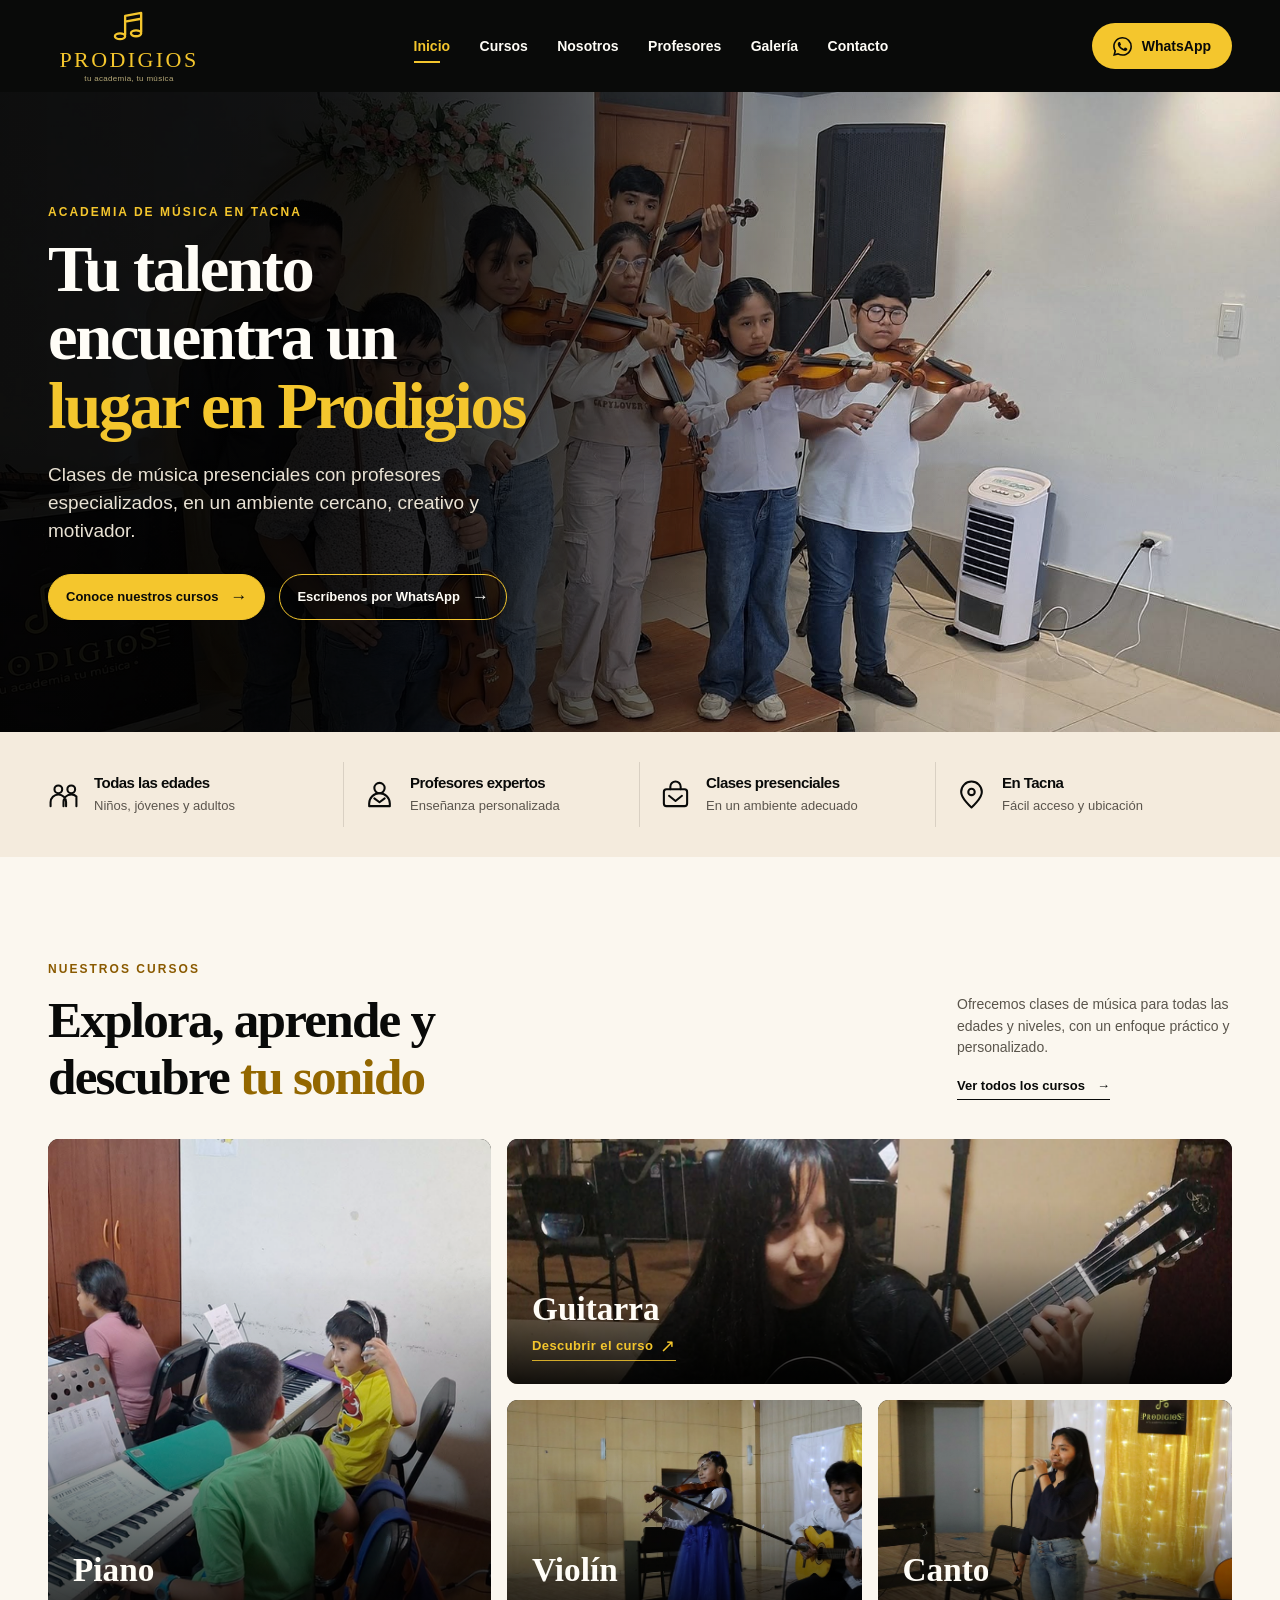
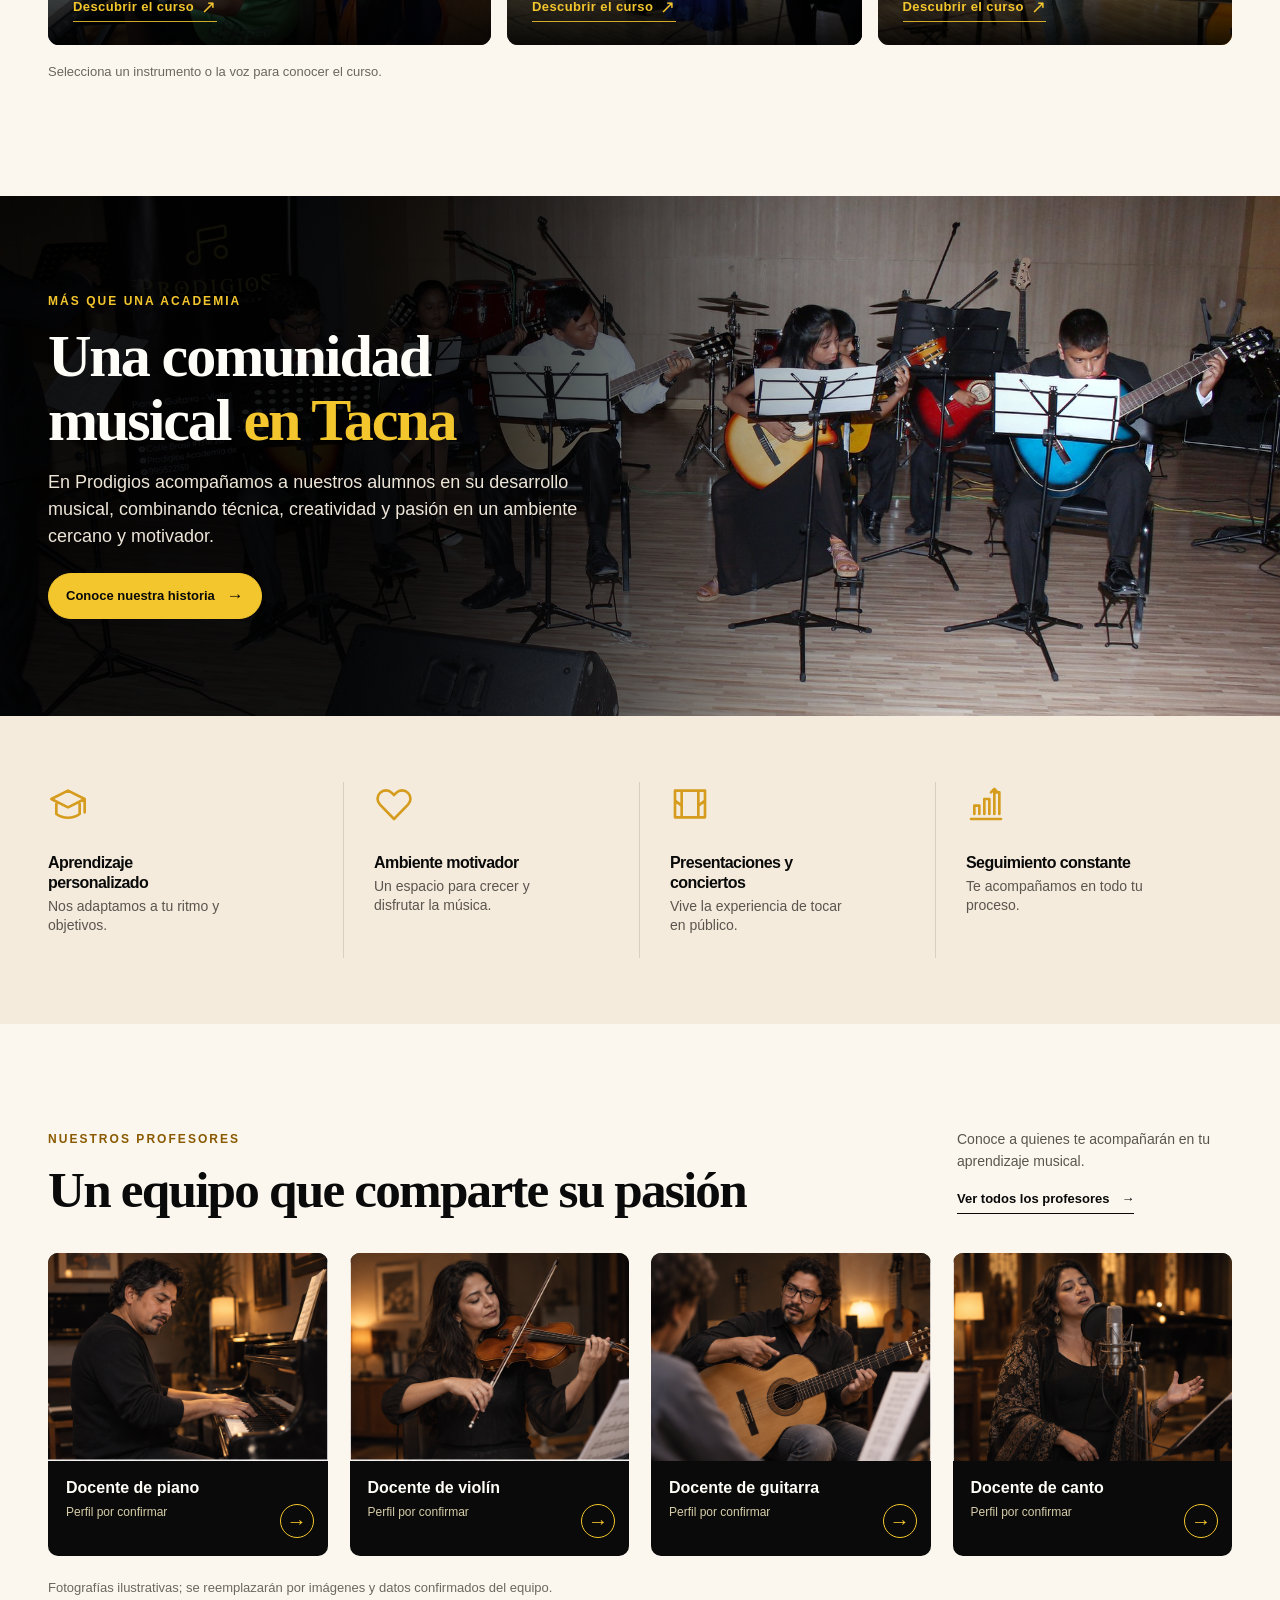
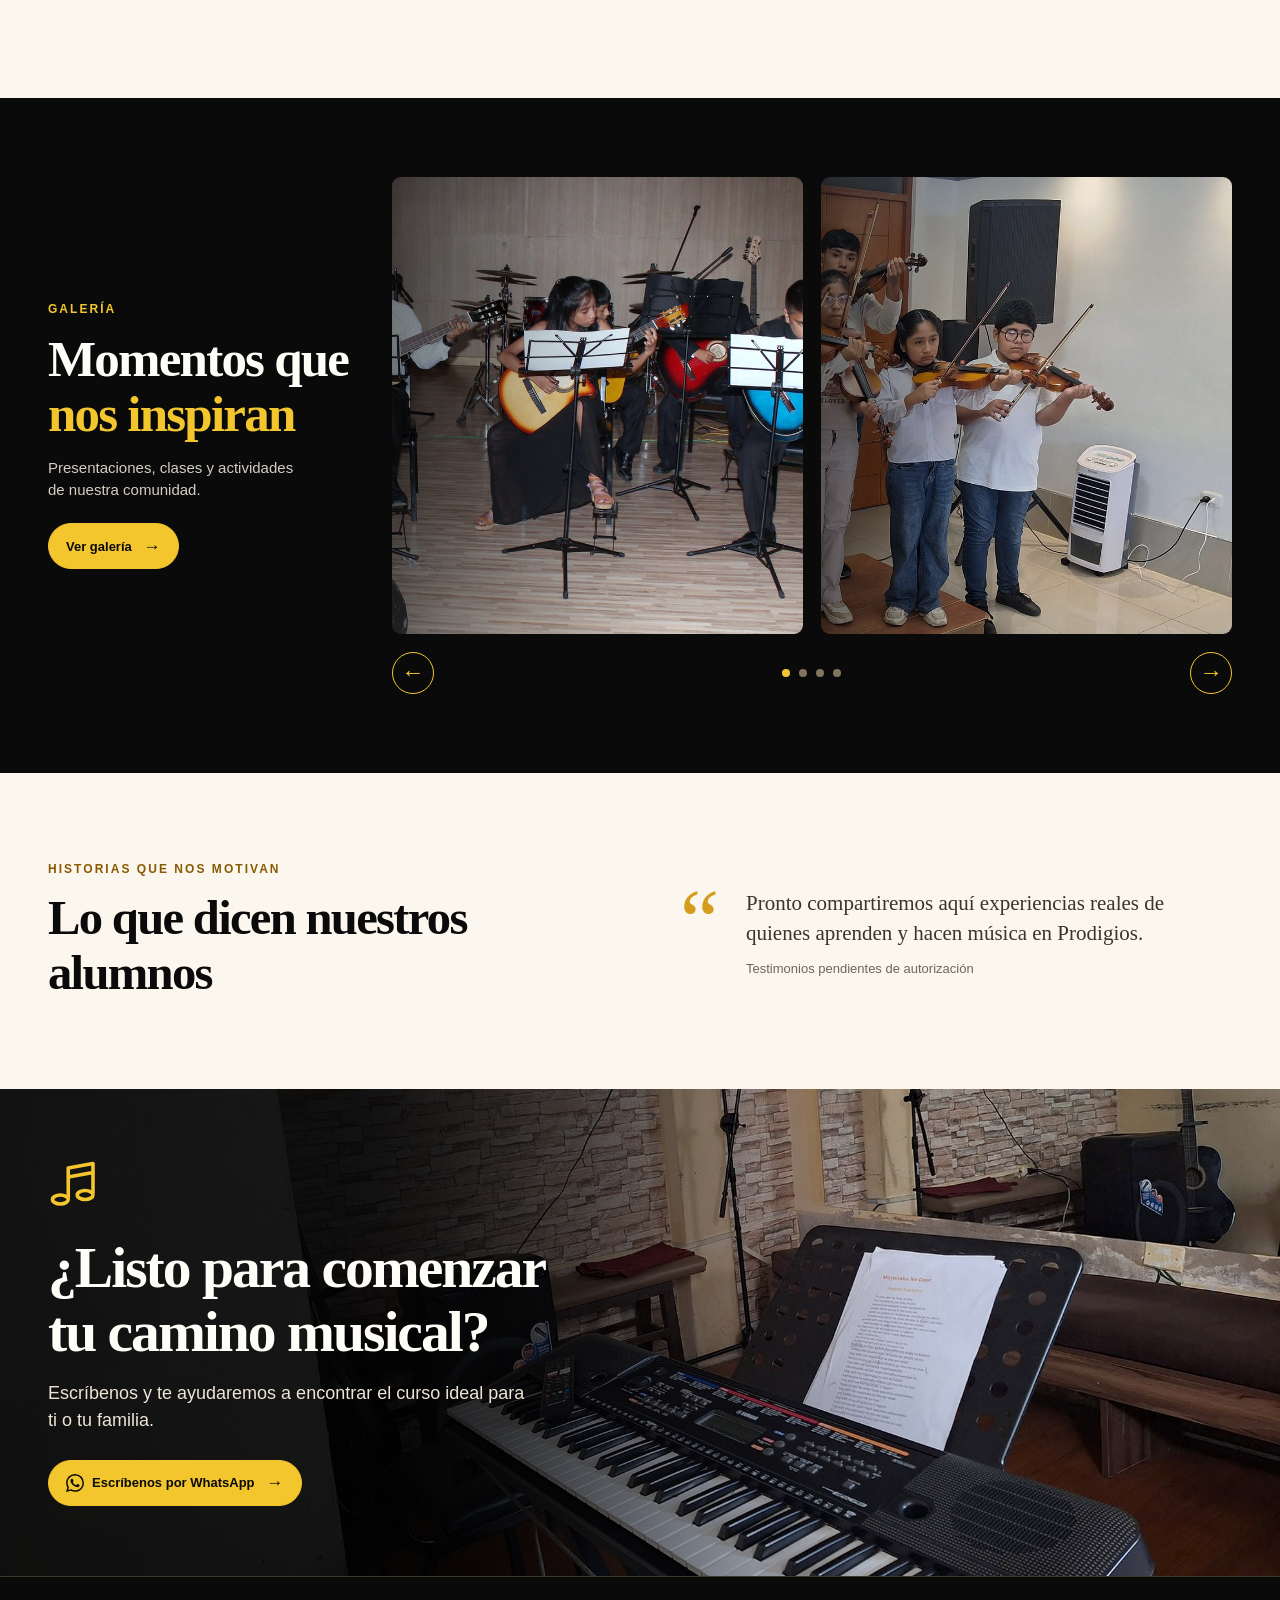
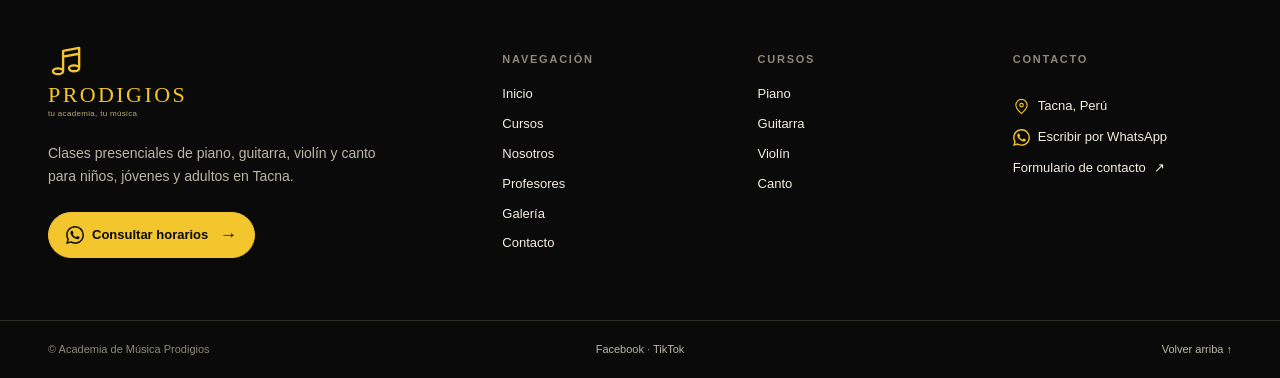
<file: index.html>
<!doctype html>
<html lang="es">
<head>
  <meta charset="utf-8">
  <meta name="viewport" content="width=device-width, initial-scale=1">
  <meta name="theme-color" content="#090A09">
  <meta name="description" content="Academia de Música Prodigios en Tacna. Descubre clases presenciales de piano, guitarra, violín y canto.">
  <title>Inicio · Academia de Música Prodigios</title>
  <link rel="stylesheet" href="styles.css">
  <link rel="stylesheet" href="home.css">
  <link rel="stylesheet" href="footer.css">
  <script src="home.js" defer></script>
  <script src="shared.js" defer></script>
  <script src="site.js" defer></script>
</head>
<body data-page="inicio"><div id="site"></div></body>
</html>
</file>
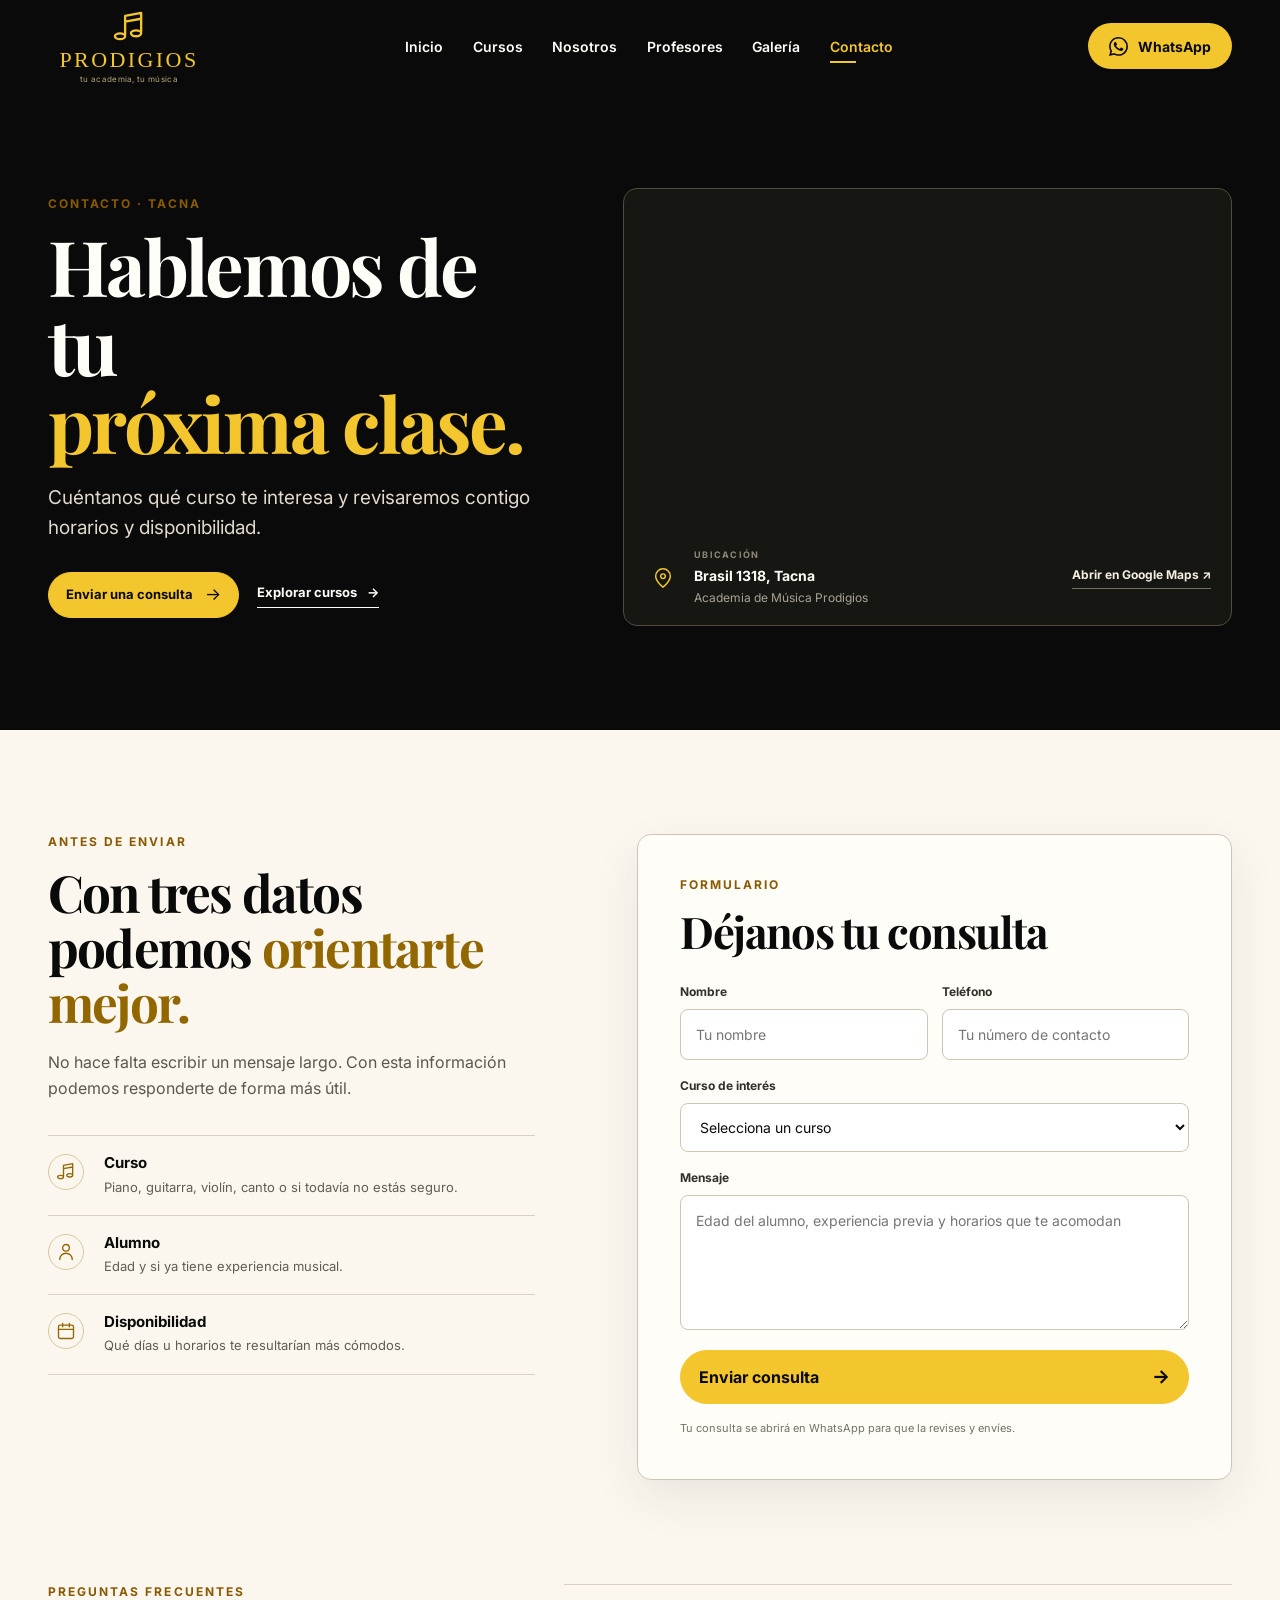
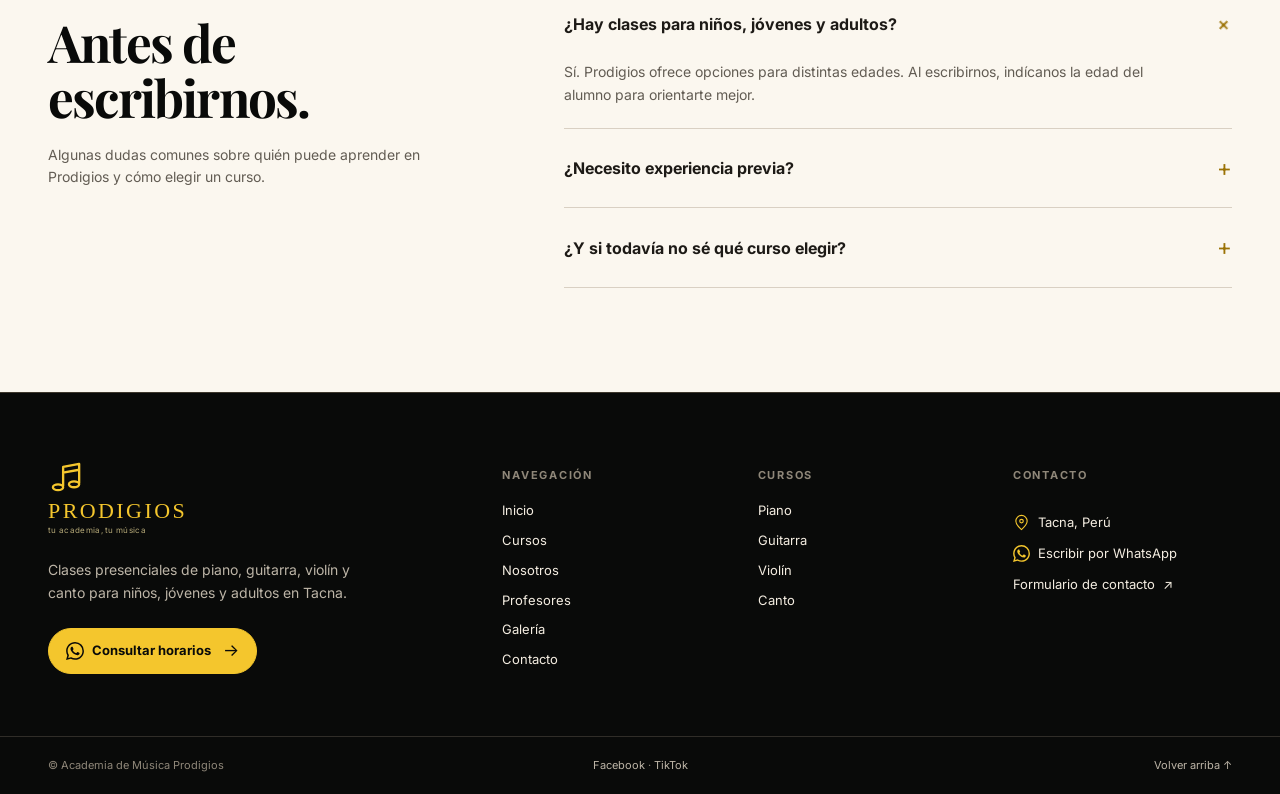
<file: contacto.html>
<!doctype html>
<html lang="es">
<head>
  <meta charset="utf-8">
  <meta name="viewport" content="width=device-width, initial-scale=1">
  <meta name="theme-color" content="#090A09">
  <meta name="description" content="Contacta con la Academia de Música Prodigios en Tacna. Consulta cursos, horarios y disponibilidad para piano, guitarra, violín y canto.">
  <title>Contacto · Academia de Música Prodigios</title>
  <link rel="preconnect" href="https://fonts.googleapis.com">
  <link rel="preconnect" href="https://fonts.gstatic.com" crossorigin>
  <link href="https://fonts.googleapis.com/css2?family=Inter:wght@400;500;600;700&family=Playfair+Display:wght@600;700&display=swap" rel="stylesheet">
  <link rel="stylesheet" href="styles.css">
  <link rel="stylesheet" href="home.css">
  <link rel="stylesheet" href="contact.css">
  <link rel="stylesheet" href="footer.css">
  <script src="shared.js" defer></script>
  <script src="contact.js" defer></script>
  <script src="site.js" defer></script>
</head>
<body data-page="contacto"><div id="site"></div></body>
</html>
</file>
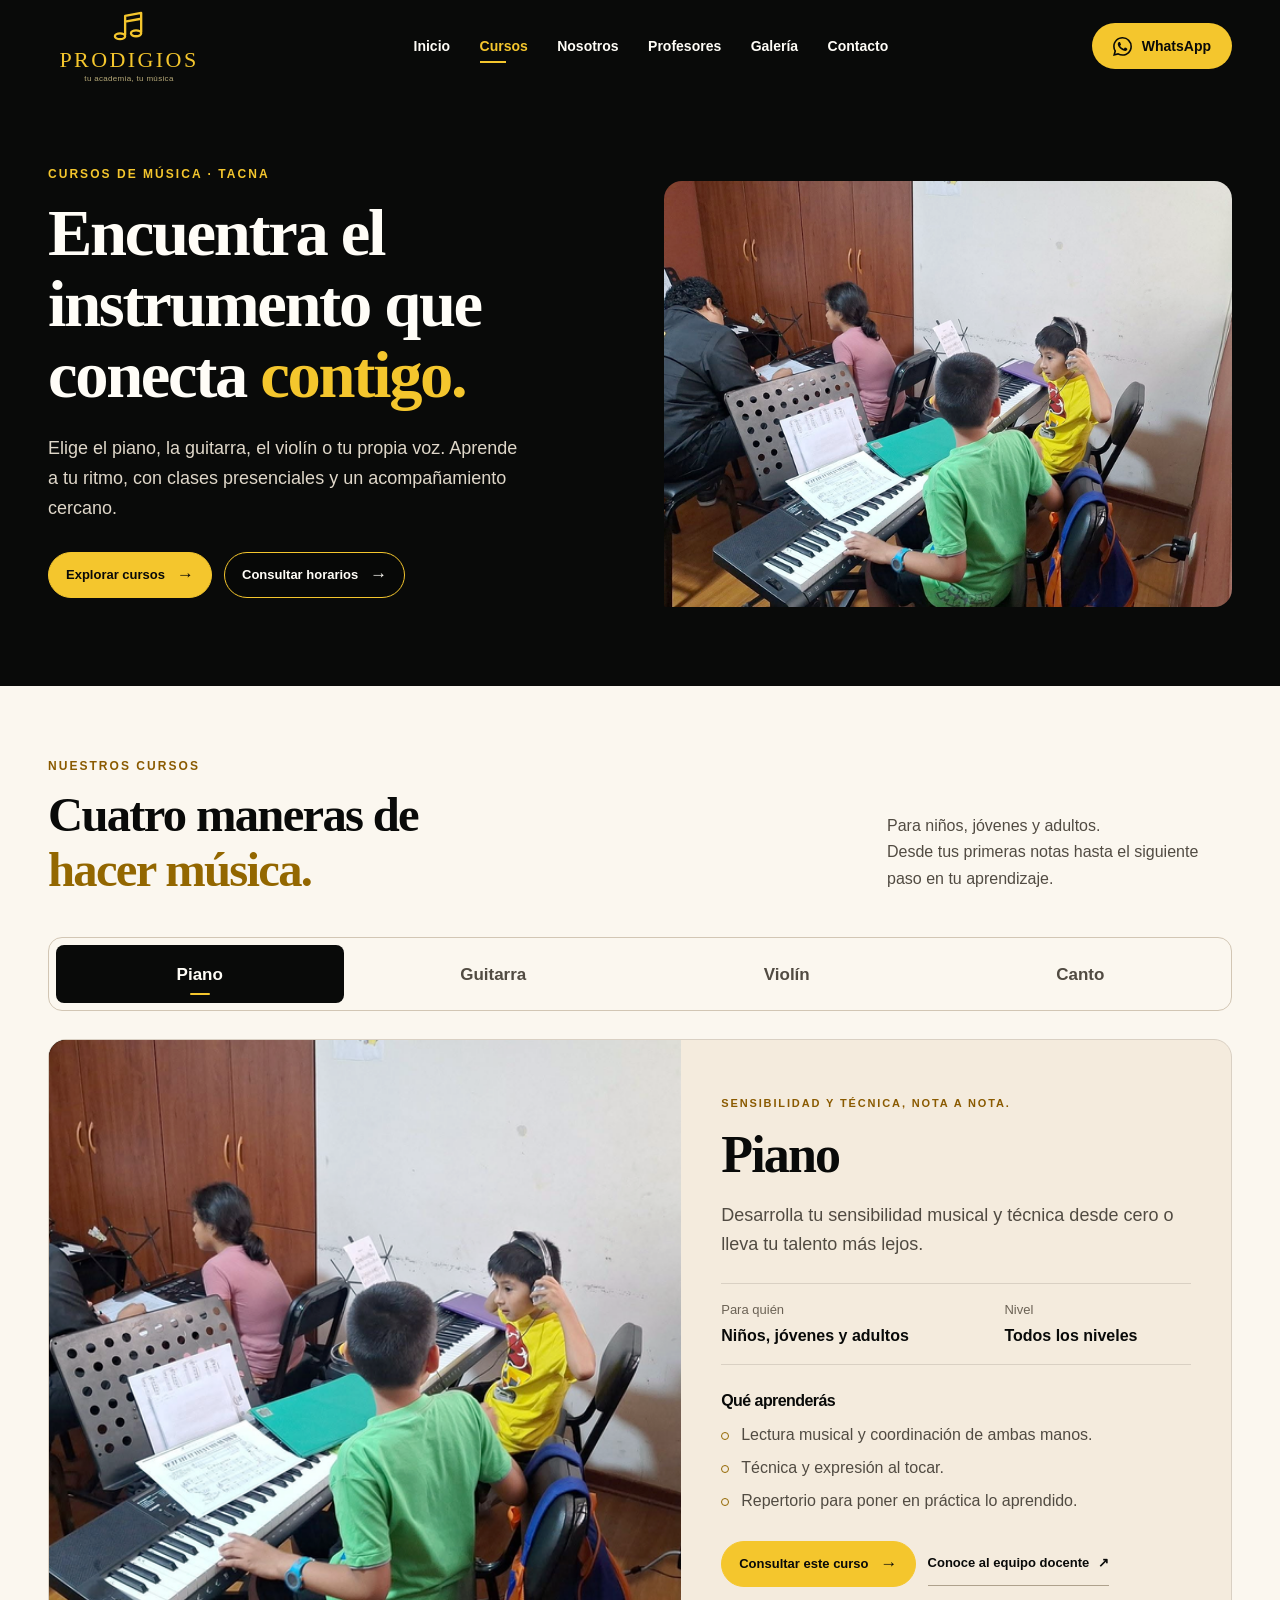
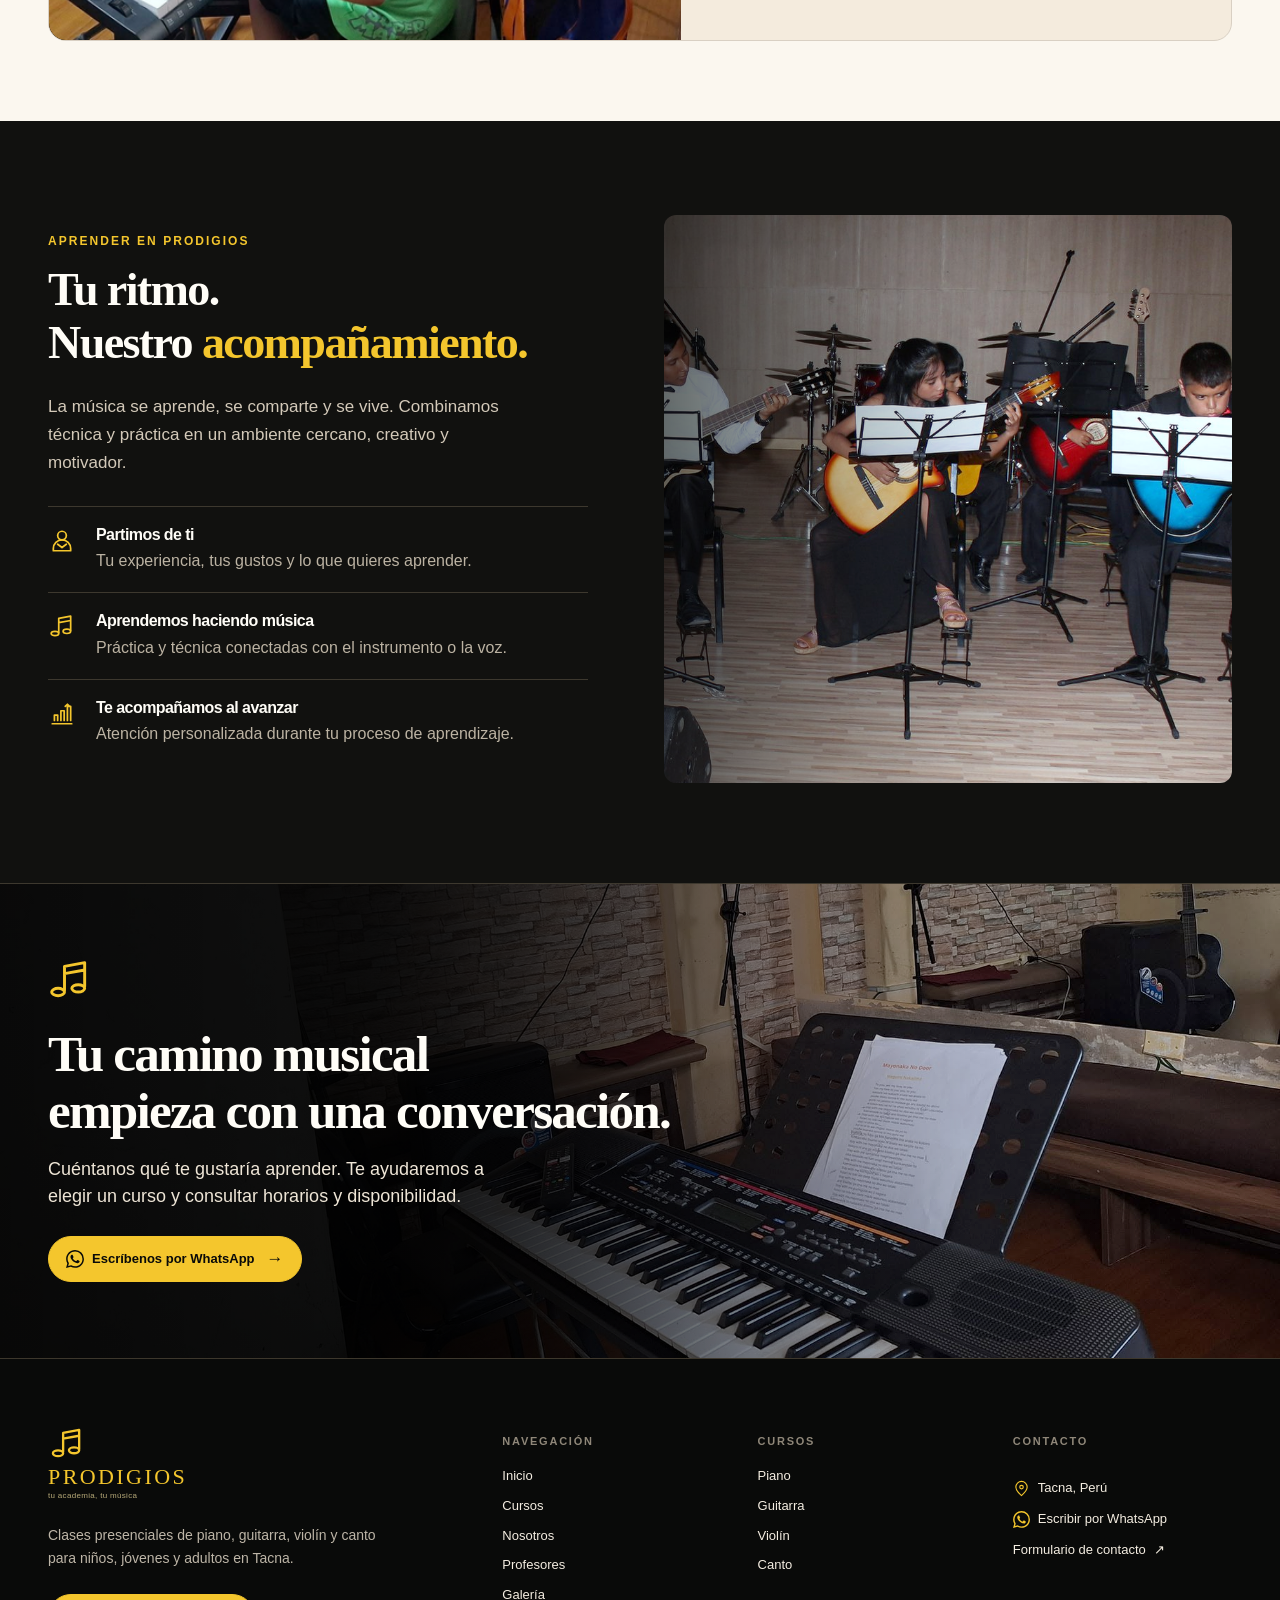
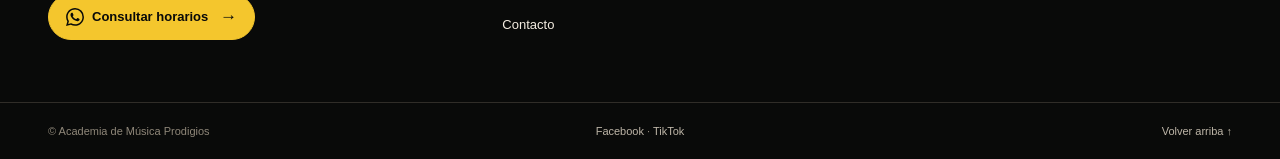
<file: cursos.html>
<!doctype html>
<html lang="es">
<head>
  <meta charset="utf-8">
  <meta name="viewport" content="width=device-width, initial-scale=1">
  <meta name="theme-color" content="#090A09">
  <meta name="description" content="Encuentra tu curso de piano, guitarra, violín o canto en Prodigios. Clases presenciales en Tacna para niños, jóvenes y adultos.">
  <title>Cursos · Academia de Música Prodigios</title>
  <link rel="stylesheet" href="styles.css">
  <link rel="stylesheet" href="home.css">
  <link rel="stylesheet" href="courses.css">
  <link rel="stylesheet" href="footer.css">
  <script src="home.js" defer></script>
  <script src="courses.js" defer></script>
  <script src="shared.js" defer></script>
  <script src="site.js" defer></script>
</head>
<body data-page="cursos"><div id="site"></div></body>
</html>
</file>
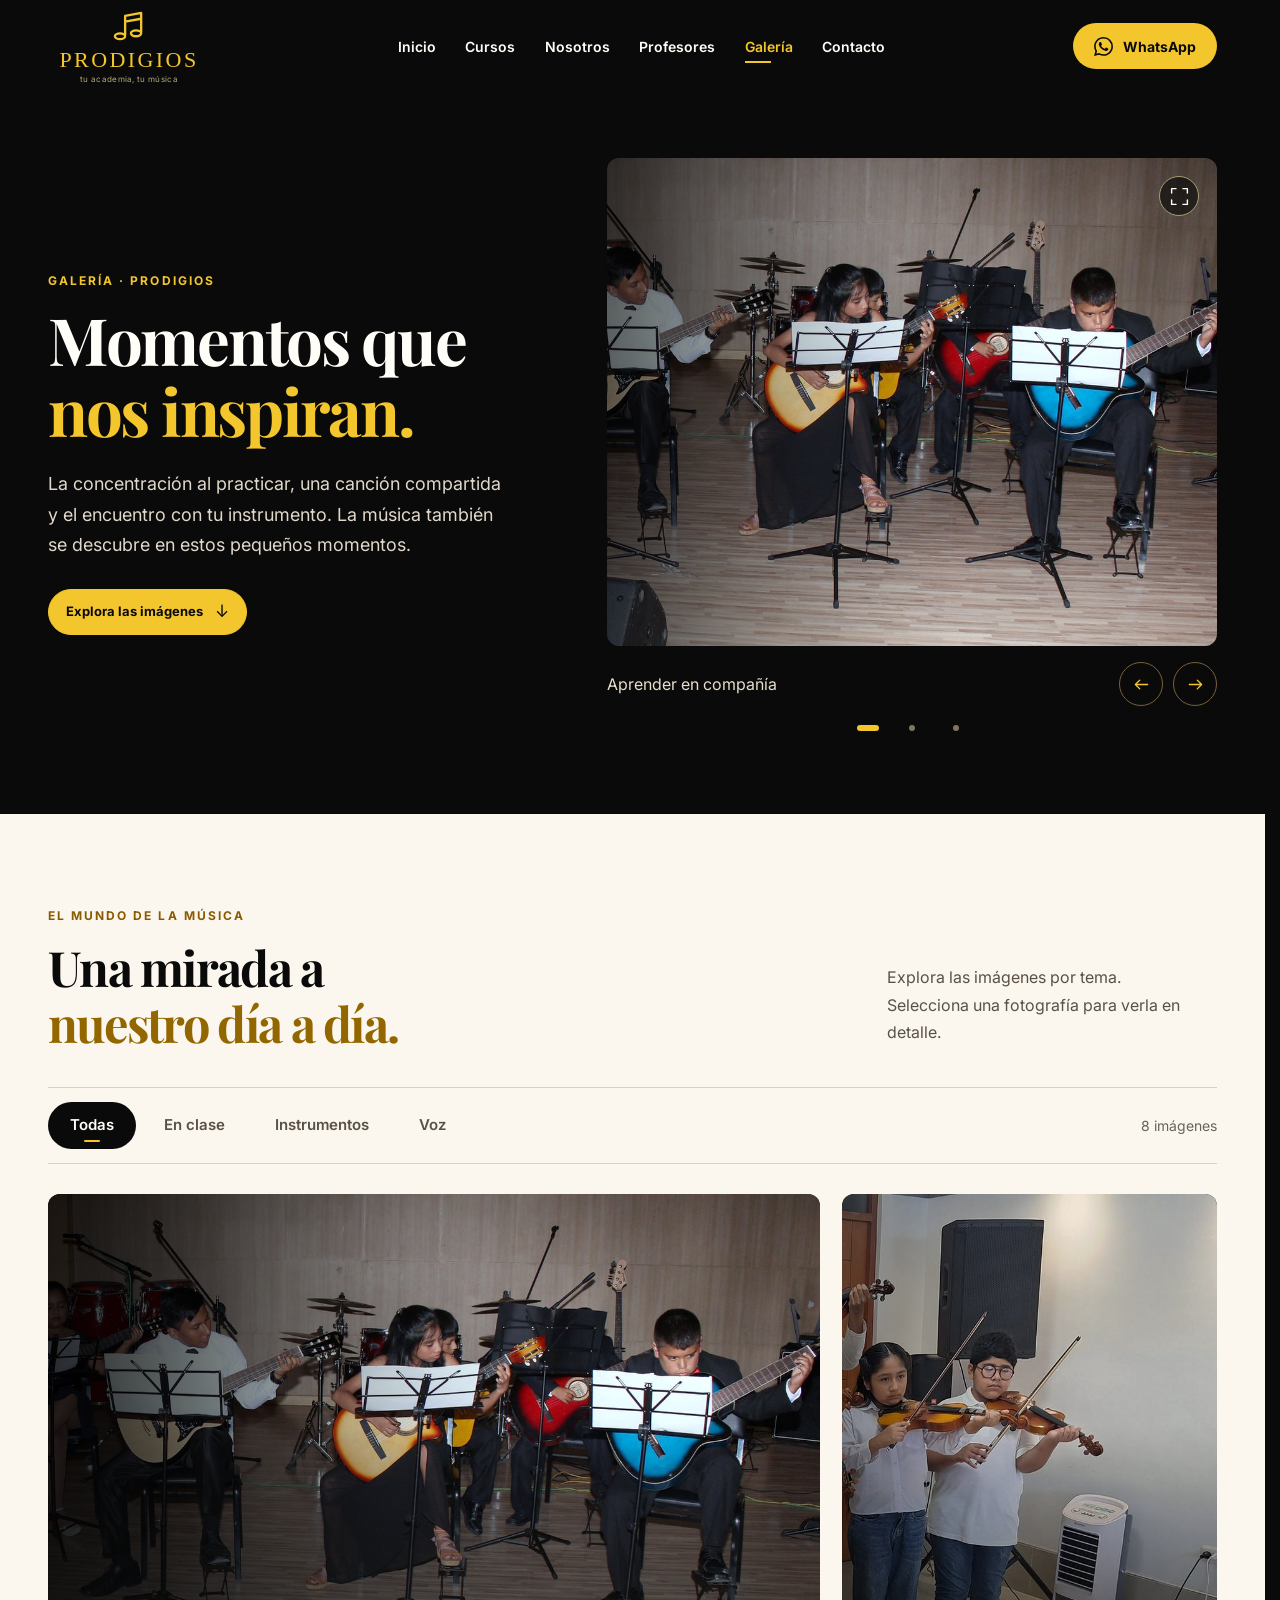
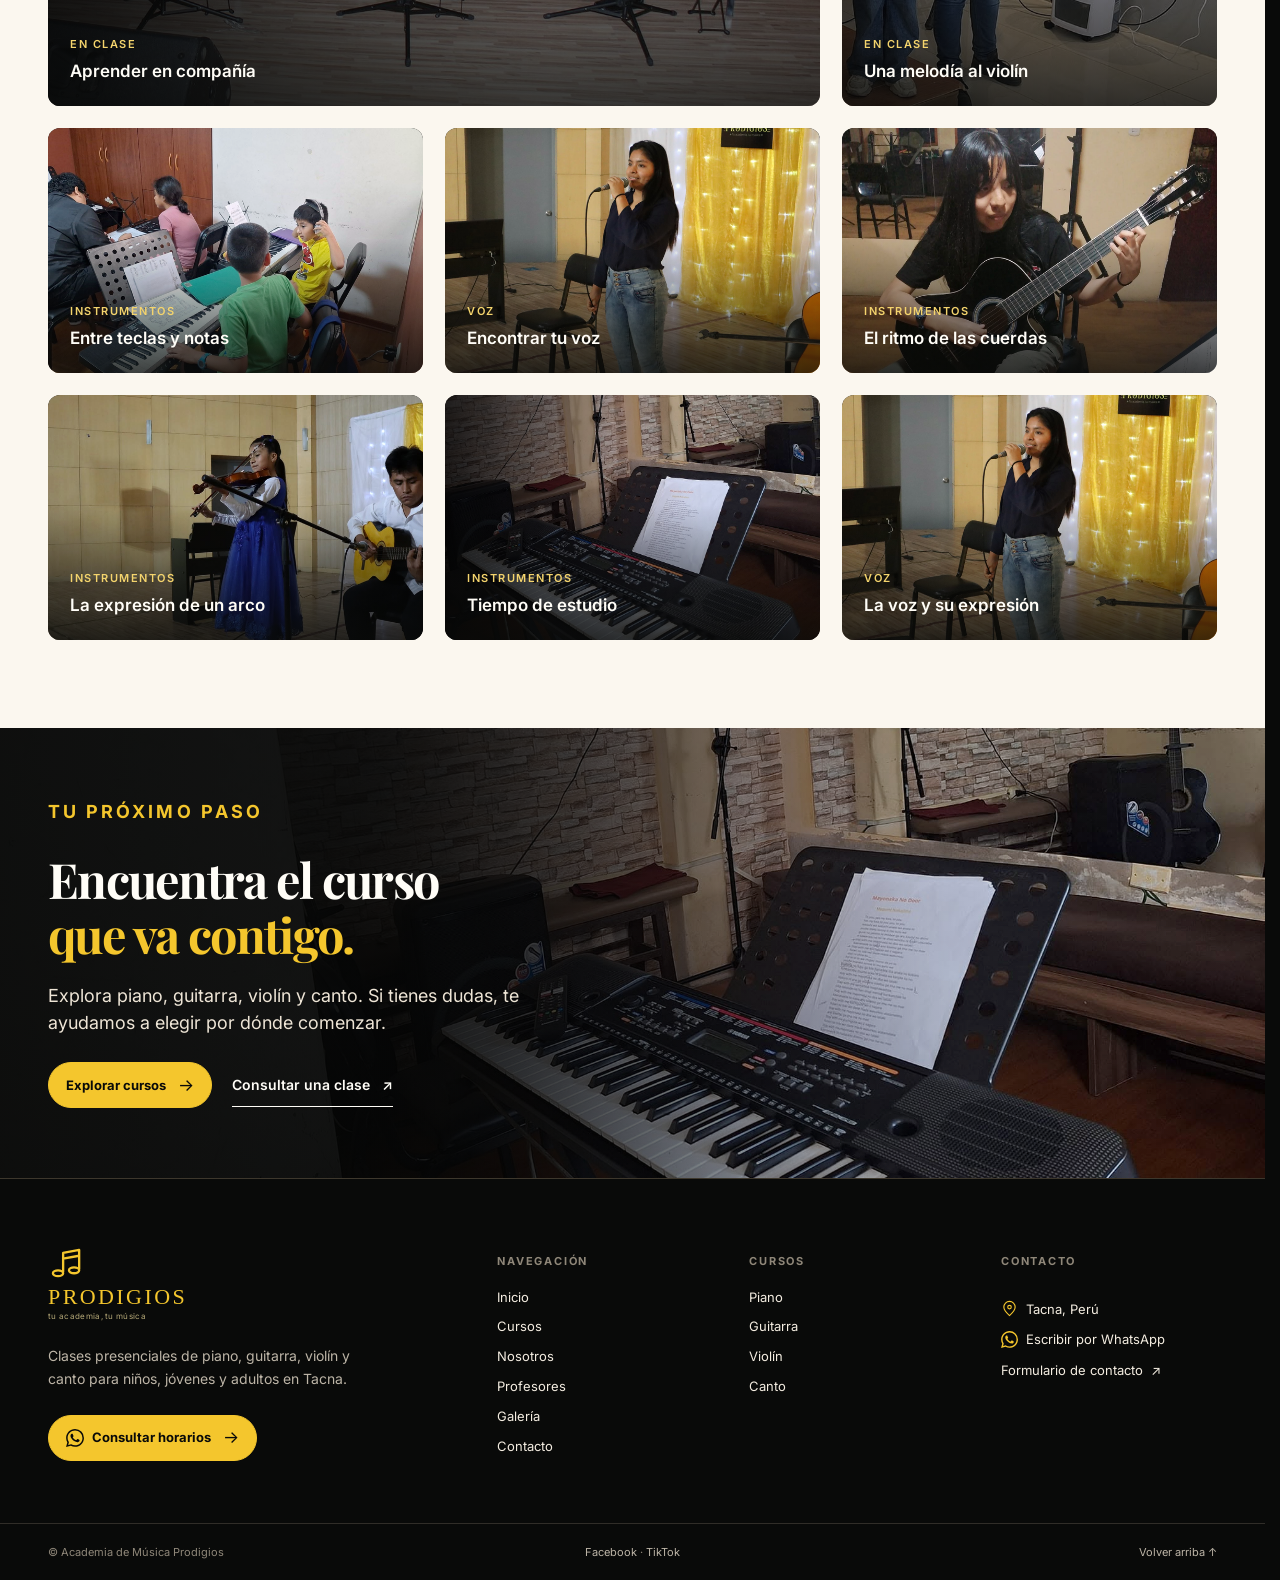
<file: galeria.html>
<!doctype html>
<html lang="es">
<head>
  <meta charset="utf-8">
  <meta name="viewport" content="width=device-width, initial-scale=1">
  <meta name="theme-color" content="#090A09">
  <meta name="description" content="Explora la galería musical de Prodigios en Tacna: clases, instrumentos y voz. Descubre el ambiente de aprendizaje y encuentra tu próximo curso.">
  <title>Galería · Academia de Música Prodigios</title>
  <link rel="preconnect" href="https://fonts.googleapis.com">
  <link rel="preconnect" href="https://fonts.gstatic.com" crossorigin>
  <link href="https://fonts.googleapis.com/css2?family=Inter:wght@400;500;600;700&family=Playfair+Display:wght@600;700&display=swap" rel="stylesheet">
  <link rel="stylesheet" href="styles.css">
  <link rel="stylesheet" href="home.css">
  <link rel="stylesheet" href="gallery.css">
  <link rel="stylesheet" href="footer.css">
  <script src="shared.js" defer></script>
  <script src="gallery.js" defer></script>
  <script src="site.js" defer></script>
</head>
<body data-page="galeria"><a class="gallery-skip-link" href="#main-content">Ir al contenido</a><div id="site"></div></body>
</html>
</file>
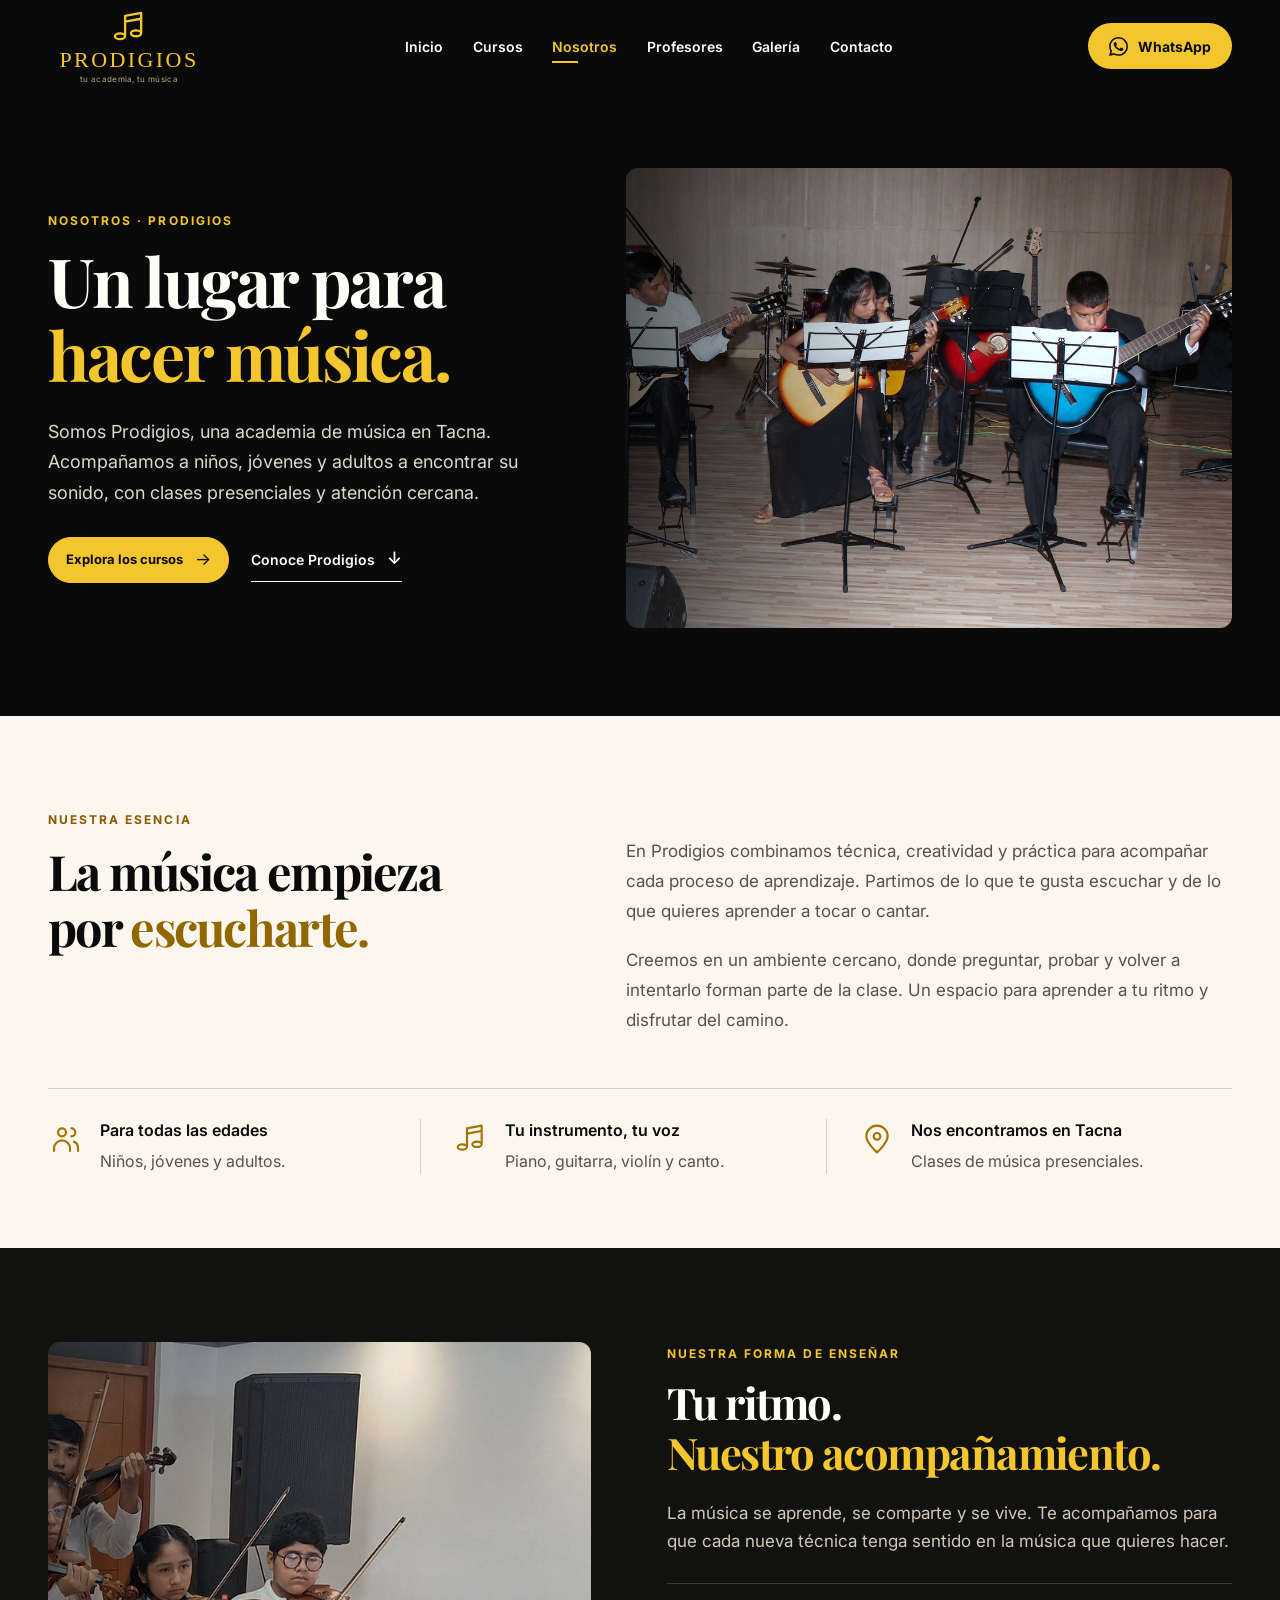
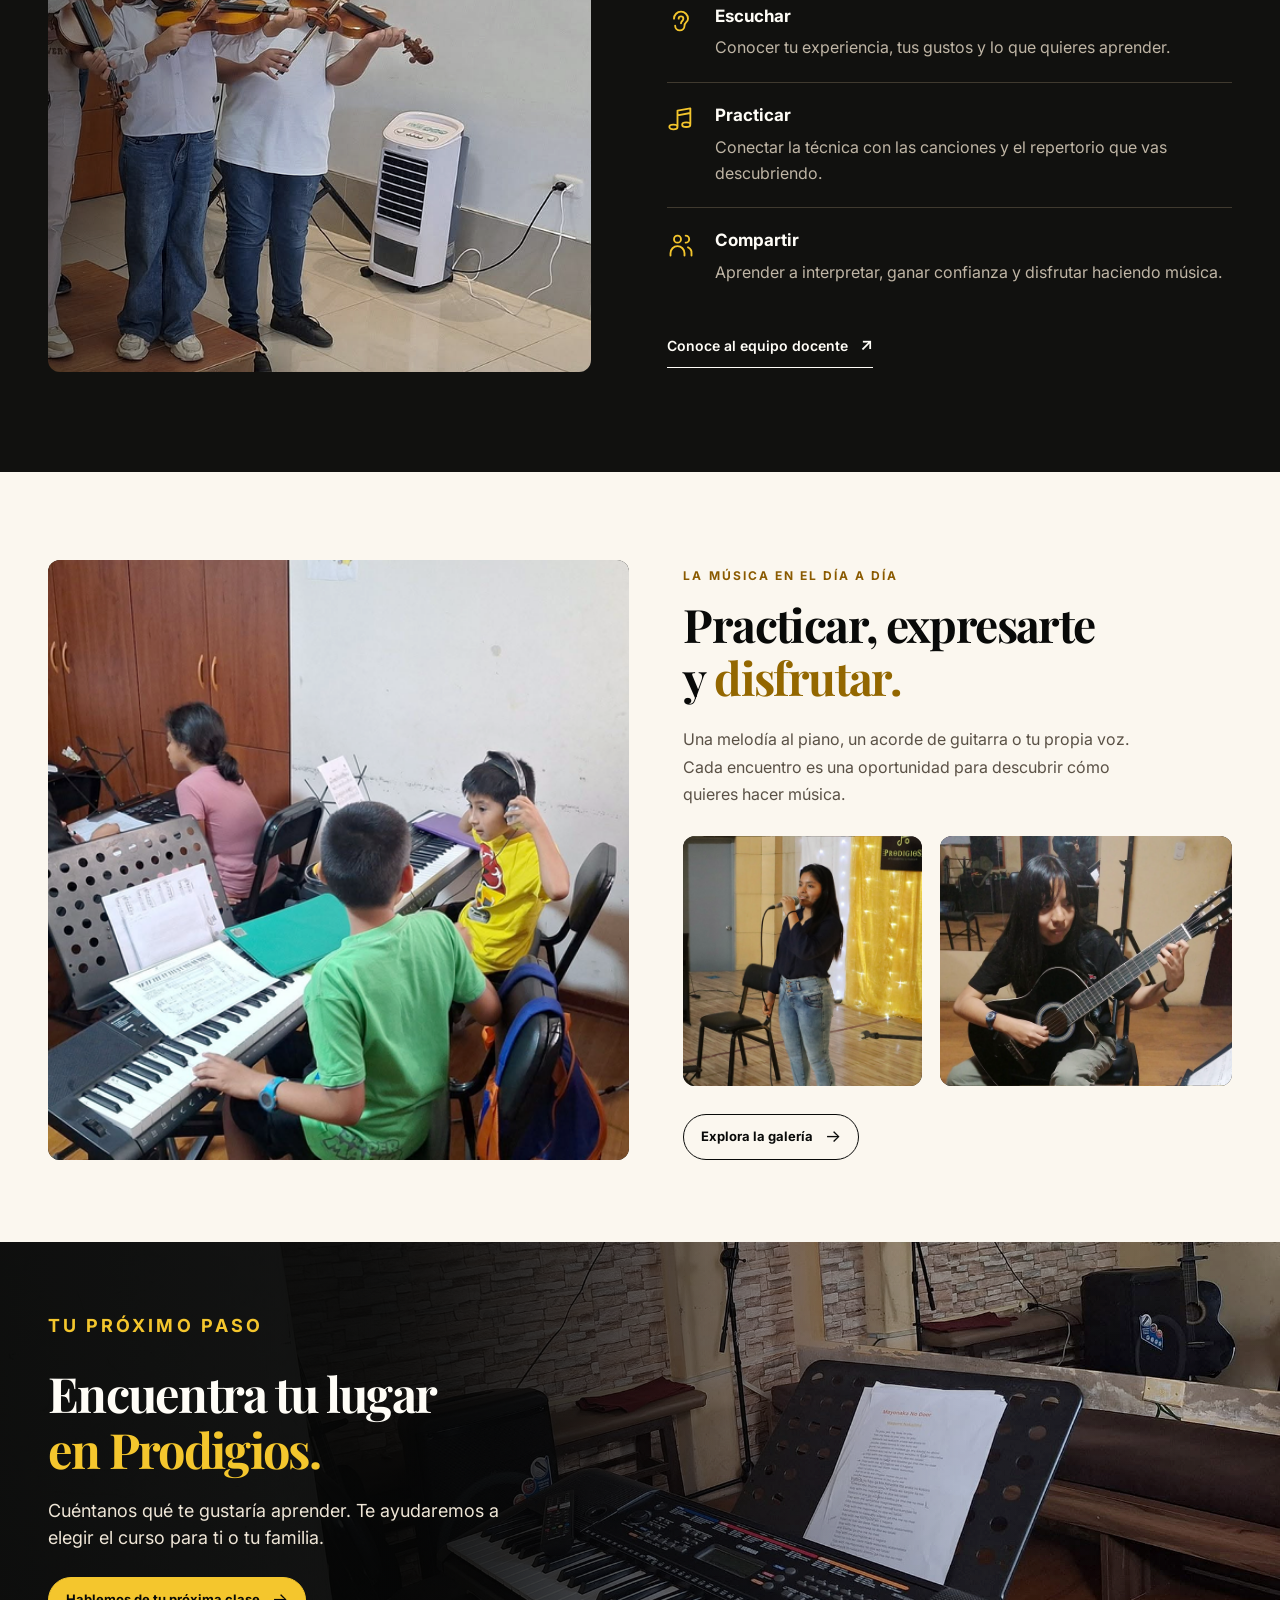
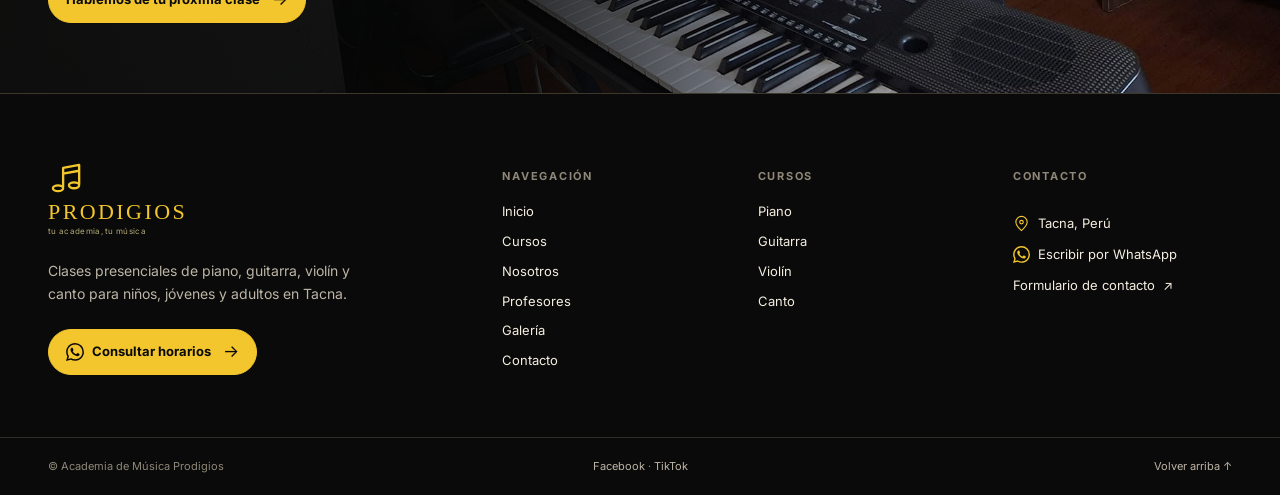
<file: nosotros.html>
<!doctype html>
<html lang="es">
<head>
  <meta charset="utf-8">
  <meta name="viewport" content="width=device-width, initial-scale=1">
  <meta name="theme-color" content="#090A09">
  <meta name="description" content="Conoce Prodigios, una academia de música en Tacna. Clases presenciales de piano, guitarra, violín y canto con un acompañamiento cercano.">
  <title>Nosotros · Academia de Música Prodigios</title>
  <link rel="preconnect" href="https://fonts.googleapis.com">
  <link rel="preconnect" href="https://fonts.gstatic.com" crossorigin>
  <link href="https://fonts.googleapis.com/css2?family=Inter:wght@400;500;600;700&family=Playfair+Display:wght@600;700&display=swap" rel="stylesheet">
  <link rel="stylesheet" href="styles.css">
  <link rel="stylesheet" href="home.css">
  <link rel="stylesheet" href="about.css">
  <link rel="stylesheet" href="footer.css">
  <script src="shared.js" defer></script>
  <script src="about.js" defer></script>
  <script src="site.js" defer></script>
</head>
<body data-page="nosotros"><a class="about-skip-link" href="#main-content">Ir al contenido</a><div id="site"></div></body>
</html>
</file>
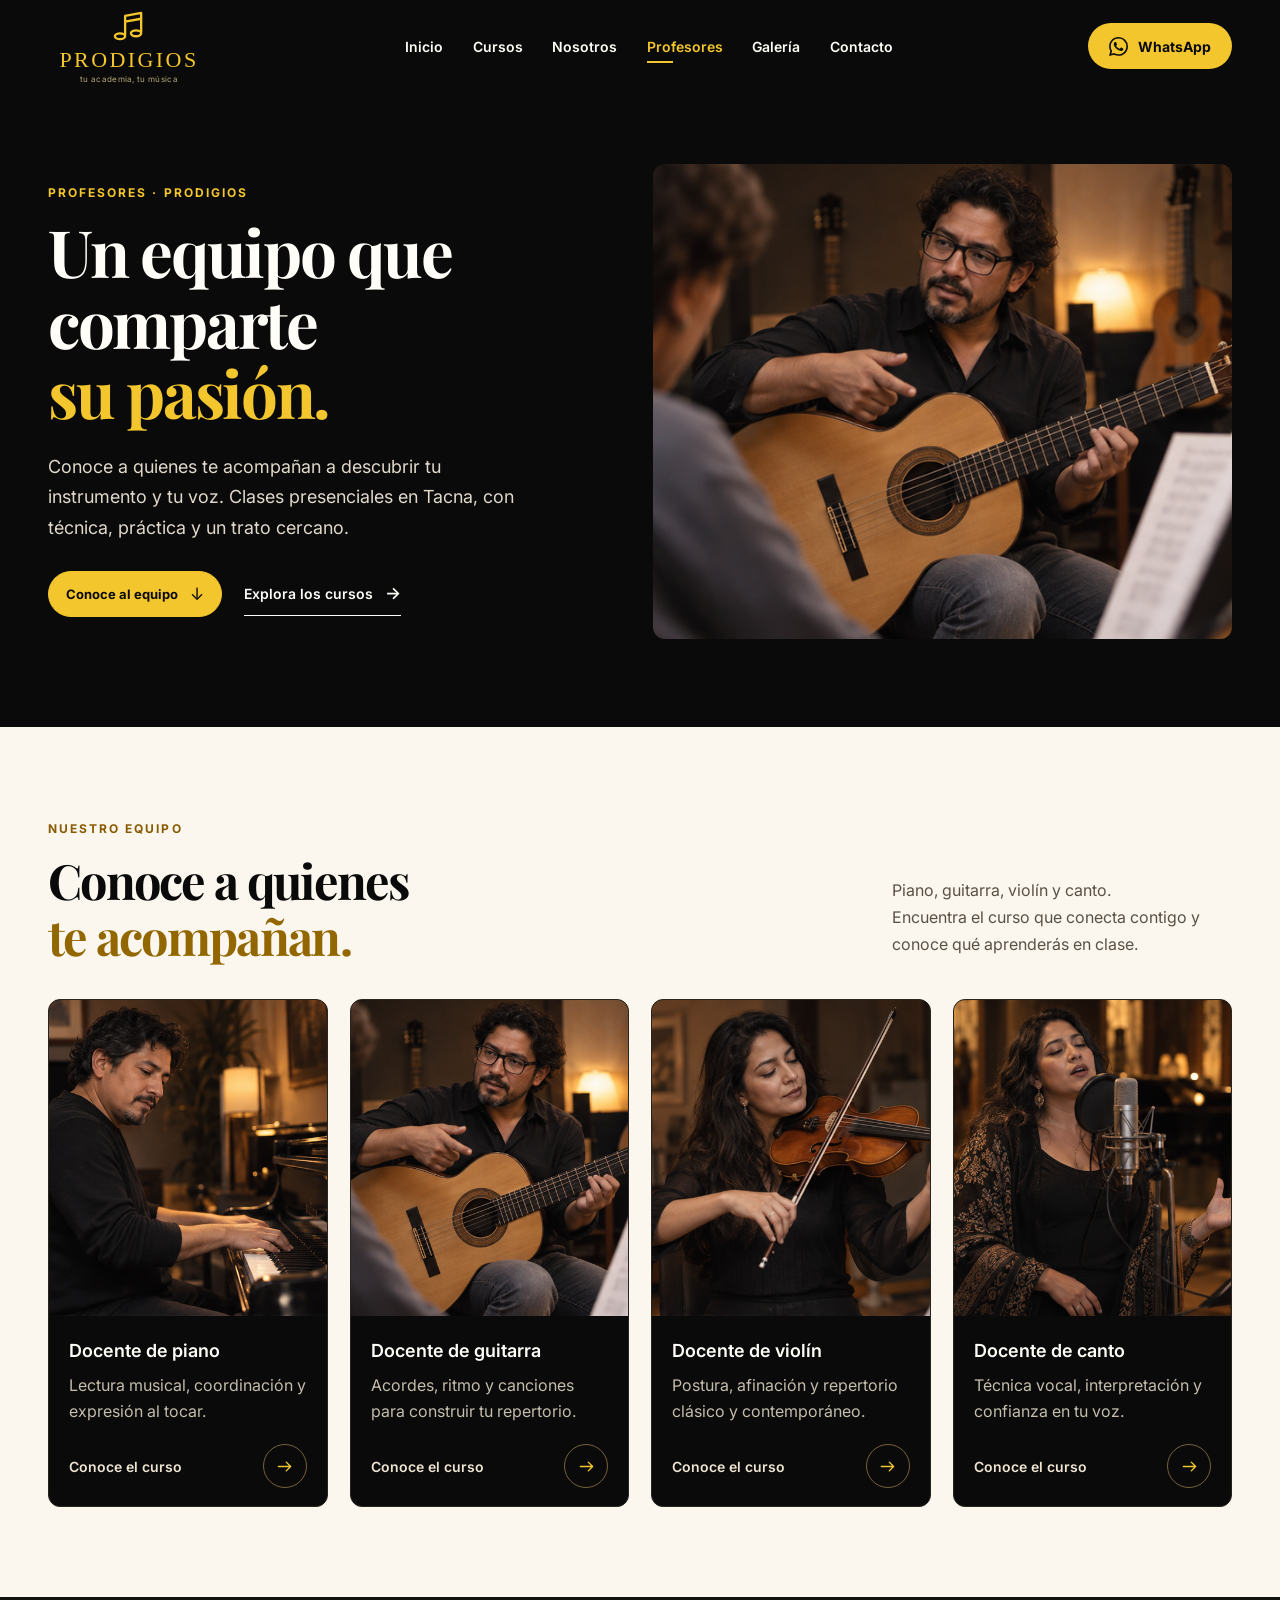
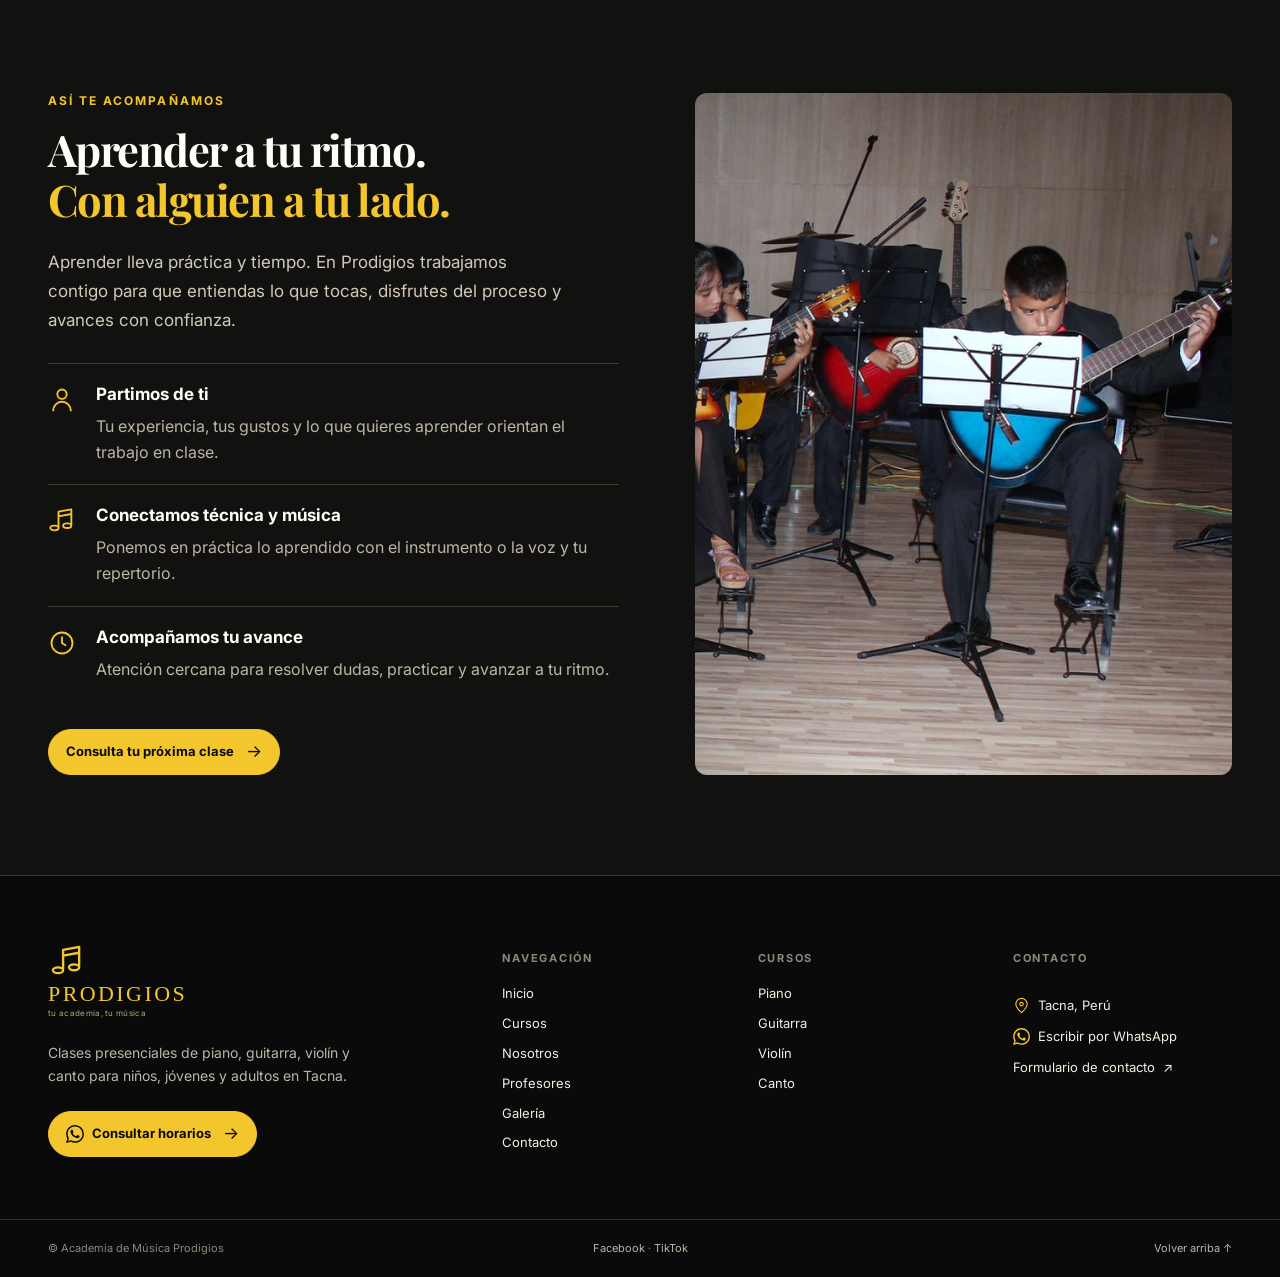
<file: profesores.html>
<!doctype html>
<html lang="es">
<head>
  <meta charset="utf-8">
  <meta name="viewport" content="width=device-width, initial-scale=1">
  <meta name="theme-color" content="#090A09">
  <meta name="description" content="Conoce al equipo docente de Prodigios en Tacna. Acompañamiento cercano para aprender piano, guitarra, violín y canto en clases presenciales.">
  <title>Profesores · Academia de Música Prodigios</title>
  <link rel="preconnect" href="https://fonts.googleapis.com">
  <link rel="preconnect" href="https://fonts.gstatic.com" crossorigin>
  <link href="https://fonts.googleapis.com/css2?family=Inter:wght@400;500;600;700&family=Playfair+Display:wght@600;700&display=swap" rel="stylesheet">
  <link rel="stylesheet" href="styles.css">
  <link rel="stylesheet" href="home.css">
  <link rel="stylesheet" href="teachers.css">
  <link rel="stylesheet" href="footer.css">
  <script src="shared.js" defer></script>
  <script src="teachers.js" defer></script>
  <script src="site.js" defer></script>
</head>
<body data-page="profesores"><a class="teachers-skip-link" href="#main-content">Ir al contenido</a><div id="site"></div></body>
</html>
</file>
<file: styles.css>
:root {
  color-scheme: light;
  --ink: #111;
  --muted: #555;
  --line: #222;
  --soft-line: #222;
  --paper: #fff;
  --canvas: #fff;
}

* { box-sizing: border-box; }
html { scroll-behavior: smooth; }
body { margin: 0; background: var(--canvas); color: var(--ink); font-family: Arial, Helvetica, sans-serif; font-size: 15px; line-height: 1.5; }
button, input, select, textarea { font: inherit; }
button { cursor: pointer; }
a { color: inherit; text-decoration: none; }
a:hover { text-decoration: underline; text-underline-offset: 4px; }
a:focus-visible, button:focus-visible, input:focus-visible, select:focus-visible, textarea:focus-visible, summary:focus-visible { outline: 2px solid var(--ink); outline-offset: 3px; }
h1, h2, h3, p, blockquote { margin-top: 0; }
h1, h2, h3 { line-height: 1.15; letter-spacing: -.035em; }
h1 { font-size: clamp(2.7rem, 5.5vw, 5.1rem); font-weight: 700; }
h2 { font-size: clamp(2rem, 3.3vw, 3rem); font-weight: 700; }
h3 { font-size: 1.28rem; }
p { color: var(--muted); }
[hidden] { display: none !important; }

.sheet { width: min(100%, 1500px); margin: 28px auto; background: var(--paper); border: 1px solid var(--line); }
.sheet-meta { display: flex; justify-content: space-between; gap: 16px; padding: 10px 28px; border-bottom: 1px solid var(--line); font-size: 10px; font-weight: 700; letter-spacing: .13em; }
.site-header { display: flex; align-items: center; gap: 24px; min-height: 92px; padding: 14px 28px; border-bottom: 1px solid var(--line); }
.logo-box { width: 120px; min-width: 120px; height: 54px; display: flex; align-items: center; justify-content: center; flex-direction: column; border: 1px solid var(--line); line-height: 1.15; }
.logo-box span { font-size: 15px; font-weight: 700; letter-spacing: .12em; }
.logo-box small { font-size: 9px; letter-spacing: .07em; }
.desktop-nav { display: flex; flex: 1; justify-content: center; gap: clamp(12px, 2vw, 33px); }
.desktop-nav a { padding: 10px 0; white-space: nowrap; font-size: 13px; }
.desktop-nav a[aria-current="page"] { font-weight: 700; border-bottom: 2px solid var(--line); }
.header-cta { display: flex; align-items: center; gap: 14px; justify-content: space-between; min-width: 175px; padding: 12px 14px; border: 1px solid var(--line); font-size: 12px; font-weight: 700; }
.mobile-menu { display: none; }
.eyebrow { margin-bottom: 20px; color: var(--ink); font-size: 10px; font-weight: 700; letter-spacing: .17em; text-transform: uppercase; }
.section { padding: 76px 5.2%; border-bottom: 1px solid var(--line); }
.section-head { display: flex; justify-content: space-between; align-items: end; gap: 28px; margin-bottom: 34px; }
.section-head h2 { margin-bottom: 10px; }
.section-intro { max-width: 660px; margin-bottom: 0; font-size: 15px; }
.text-link { display: inline-block; border-bottom: 1px solid var(--ink); padding-bottom: 2px; font-size: 13px; font-weight: 700; white-space: nowrap; }
.button-row { display: flex; flex-wrap: wrap; align-items: center; gap: 12px; }
.button { display: inline-flex; justify-content: space-between; align-items: center; gap: 34px; min-height: 46px; padding: 11px 16px; border: 1px solid var(--ink); background: var(--ink); color: #fff; font-size: 13px; font-weight: 700; line-height: 1.2; text-align: left; }
.button:hover { background: #fff; color: var(--ink); text-decoration: none; }
.button-secondary { background: #fff; color: var(--ink); }
.button-secondary:hover { background: var(--ink); color: #fff; }
.outlined-card { border: 1px solid var(--line); background: #fff; }
.card-number { display: block; color: var(--muted); font-size: 10px; font-weight: 700; letter-spacing: .13em; }
.placeholder { display: flex; align-items: center; justify-content: center; min-height: 140px; border: 1px dashed var(--soft-line); background: #fff; color: var(--muted); text-align: center; }
.placeholder span { padding: 5px 8px; background: #fff; font-size: 11px; font-weight: 700; letter-spacing: .07em; text-transform: uppercase; }
.three-grid, .four-grid, .two-grid { display: grid; gap: 16px; }
.three-grid { grid-template-columns: repeat(3, minmax(0, 1fr)); }
.four-grid { grid-template-columns: repeat(4, minmax(0, 1fr)); }
.two-grid { grid-template-columns: repeat(2, minmax(0, 1fr)); }
.body-copy { max-width: 620px; font-size: 17px; line-height: 1.7; }

/* Inicio */
.hero { display: grid; grid-template-columns: 1.04fr .96fr; gap: 7%; align-items: stretch; min-height: 560px; }
.hero-copy { align-self: center; padding: 22px 0; }
.hero h1 { max-width: 720px; margin-bottom: 20px; }
.hero-copy > p:not(.eyebrow) { max-width: 570px; }
.hero-subtitle { color: var(--ink); font-size: 21px; font-weight: 700; }
.hero-copy .button-row { margin-top: 28px; }
.hero-image { min-height: 430px; }
.reason-card { min-height: 215px; padding: 26px; }
.reason-card h3 { margin: 50px 0 12px; }
.reason-card p { max-width: 280px; margin-bottom: 0; }
.course-preview { padding: 14px; }
.course-thumb { min-height: 180px; margin: 0 0 22px; }
.course-preview h3 { margin: 12px 0 8px; }
.course-preview p { margin-bottom: 18px; font-size: 13px; }
.course-preview .text-link { margin-bottom: 6px; }
.split-section { display: grid; grid-template-columns: 1fr 1fr; gap: 7%; align-items: center; }
.split-section .section-head { display: block; }
.split-section .button { margin-top: 12px; }
.landscape-placeholder { min-height: 310px; }
.teacher-preview { display: grid; grid-template-columns: 37% 1fr; gap: 20px; padding: 14px; min-height: 245px; }
.teacher-preview .portrait-placeholder { min-height: 210px; }
.teacher-preview > div:last-child { align-self: center; }
.teacher-preview h3 { margin: 20px 0 8px; }
.teacher-preview p { margin-bottom: 0; }
.mini-gallery { display: grid; grid-template-columns: 1fr 1fr; gap: 12px; }
.mini-gallery .placeholder { min-height: 130px; }
.mini-gallery .placeholder:first-child { grid-row: span 2; min-height: 272px; }
.testimonial { padding: 28px; min-height: 170px; margin-bottom: 0; }
.testimonial p { color: var(--ink); font-size: 18px; line-height: 1.45; }
.testimonial footer { color: var(--muted); font-size: 12px; }

/* Páginas interiores */
.page-intro { display: flex; align-items: end; justify-content: space-between; gap: 40px; min-height: 305px; padding: 58px 5.2% 55px; border-bottom: 1px solid var(--line); }
.page-intro h1 { margin-bottom: 16px; }
.page-intro p:last-child { max-width: 690px; margin-bottom: 0; font-size: 17px; }
.intro-index { flex: none; color: var(--muted); font-size: clamp(4rem, 8vw, 7rem); font-weight: 700; line-height: .8; letter-spacing: -.11em; }
.intro-index span { margin-left: 8px; color: var(--muted); font-size: 12px; letter-spacing: 0; }
.course-directory { padding-top: 42px; padding-bottom: 42px; }
.course-directory .eyebrow { margin-bottom: 17px; }
.course-directory nav { display: grid; grid-template-columns: repeat(4, 1fr); border-top: 1px solid var(--line); border-left: 1px solid var(--line); }
.course-directory nav a { display: flex; align-items: center; gap: 15px; padding: 16px; border-right: 1px solid var(--line); border-bottom: 1px solid var(--line); font-weight: 700; }
.course-directory nav a span:first-child { color: var(--muted); font-size: 11px; }
.course-directory nav a span:last-child { margin-left: auto; }
.course-list { padding-top: 0; padding-bottom: 0; border-bottom: 0; }
.course-detail { display: grid; grid-template-columns: 1.05fr 1fr .68fr; gap: 4%; padding: 64px 0; border-bottom: 1px solid var(--line); scroll-margin-top: 20px; }
.course-title h2 { margin: 0 0 12px; }
.course-title > p { max-width: 340px; margin-bottom: 26px; }
.course-specs { display: grid; grid-template-columns: 1fr 1fr; gap: 20px 24px; }
.course-specs > div { padding-top: 12px; border-top: 1px solid var(--line); }
.course-specs h3 { margin-bottom: 7px; font-size: 13px; }
.course-specs p { margin-bottom: 5px; font-size: 12px; }
.course-specs .text-link { font-size: 11px; }
.course-detail-image { min-height: 240px; }
.story-section { display: grid; grid-template-columns: 1fr 1fr; gap: 7%; }
.story-content > p { max-width: 550px; font-size: 17px; line-height: 1.7; }
.story-stops { margin-top: 35px; border-top: 1px solid var(--line); }
.story-stops div { display: flex; gap: 24px; padding: 15px 0; border-bottom: 1px solid var(--line); }
.story-stops span { color: var(--muted); font-size: 11px; }
.story-stops p { margin: 0; color: var(--ink); font-weight: 700; }
.about-gallery .placeholder { min-height: 190px; }
.teacher-grid { display: grid; grid-template-columns: repeat(2, minmax(0, 1fr)); gap: 16px; }
.teacher-card { display: grid; grid-template-columns: 43% 1fr; gap: 20px; padding: 14px; min-height: 310px; }
.teacher-photo { min-height: 280px; }
.teacher-info { padding: 12px 8px 8px 0; }
.teacher-info h3 { margin: 20px 0; }
.teacher-info dl { margin: 0 0 16px; }
.teacher-info dl div { padding: 9px 0; border-top: 1px solid var(--line); }
.teacher-info dt { color: var(--muted); font-size: 11px; }
.teacher-info dd { margin: 2px 0 0; font-size: 13px; font-weight: 700; }
.teacher-info p { font-size: 13px; }
.filter-row { display: flex; flex-wrap: wrap; gap: 8px; margin-bottom: 24px; }
.filter-button { padding: 9px 16px; border: 1px solid var(--line); background: #fff; color: var(--ink); font-size: 12px; font-weight: 700; }
.filter-button.is-active, .filter-button:hover { background: var(--ink); color: #fff; }
.gallery-grid { display: grid; grid-template-columns: repeat(4, minmax(0, 1fr)); gap: 16px; }
.gallery-item { border: 1px solid var(--line); padding: 10px; }
.gallery-image { min-height: 175px; }
.gallery-item > div:last-child { padding: 14px 5px 3px; }
.gallery-item > div:last-child span { color: var(--muted); font-size: 10px; letter-spacing: .1em; }
.gallery-item h3 { margin: 8px 0 0; font-size: 17px; }
.contact-section { display: grid; grid-template-columns: 1fr 1fr; gap: 7%; }
.contact-info > h2, .contact-form-wrap > h2 { margin-bottom: 14px; }
.contact-methods { margin-top: 30px; border-top: 1px solid var(--line); }
.contact-methods > div { padding: 15px 0; border-bottom: 1px solid var(--line); scroll-margin-top: 20px; }
.contact-methods h3 { margin-bottom: 5px; font-size: 13px; }
.contact-methods p { margin: 0; color: var(--ink); font-size: 14px; font-weight: 700; }
.contact-methods span { color: var(--muted); font-size: 11px; }
.contact-form-wrap { padding: 24px; border: 1px solid var(--line); }
.contact-form-wrap form { display: grid; gap: 14px; margin-top: 24px; }
.contact-form-wrap label { display: grid; gap: 6px; font-size: 12px; font-weight: 700; }
.contact-form-wrap input, .contact-form-wrap select, .contact-form-wrap textarea { width: 100%; padding: 11px 12px; border: 1px solid var(--line); border-radius: 0; background: #fff; color: var(--ink); font-weight: 400; }
.contact-form-wrap textarea { resize: vertical; }
.contact-form-wrap .button { width: 100%; margin-top: 3px; }
.form-note { margin: 0; font-size: 11px; }
.map-layout { display: grid; grid-template-columns: 1.6fr .6fr; gap: 16px; }
.map-placeholder { min-height: 300px; }
.map-address { display: flex; flex-direction: column; justify-content: end; padding: 23px; }
.map-address h3 { margin-bottom: 22px; }
.map-address p { margin-bottom: 7px; font-size: 13px; }
.step-card { min-height: 210px; padding: 24px; }
.step-number { display: block; margin-bottom: 50px; font-size: 26px; font-weight: 700; }
.step-card h3 { margin-bottom: 8px; }
.step-card p { margin-bottom: 0; font-size: 13px; }
.faq-list { border-top: 1px solid var(--line); }
.faq-list details { border-bottom: 1px solid var(--line); }
.faq-list summary { display: flex; justify-content: space-between; gap: 16px; padding: 18px 0; cursor: pointer; font-weight: 700; list-style: none; }
.faq-list summary::-webkit-details-marker { display: none; }
.faq-list details[open] summary span { transform: rotate(45deg); }
.faq-list details > p { margin: 0 0 20px; }

/* Shared closing sections */
.cta-section { display: flex; align-items: end; justify-content: space-between; gap: 24px; }
.cta-section h2 { max-width: 700px; margin-bottom: 10px; }
.cta-section p:not(.eyebrow) { margin-bottom: 0; }
.cta-section .button-row { flex: none; }
.site-footer { padding: 48px 5.2% 0; }
.footer-top { display: grid; grid-template-columns: 1fr 1.7fr; gap: 7%; padding-bottom: 54px; }
.footer-top h2 { max-width: 340px; font-size: 24px; }
.footer-top p { font-size: 12px; }
.footer-grid { display: grid; grid-template-columns: repeat(3, 1fr); gap: 25px; }
.footer-grid h3 { margin-bottom: 17px; font-size: 12px; }
.footer-grid nav { display: grid; gap: 7px; }
.footer-grid a, .footer-grid p { margin: 0 0 7px; color: var(--muted); font-size: 12px; }
.footer-bottom { display: flex; justify-content: space-between; gap: 16px; padding: 15px 0; border-top: 1px solid var(--line); color: var(--muted); font-size: 10px; font-weight: 700; letter-spacing: .12em; }

@media (max-width: 1150px) {
  .desktop-nav { gap: 12px; }
  .desktop-nav a { font-size: 12px; }
  .header-cta { min-width: 150px; font-size: 11px; }
  .course-detail { grid-template-columns: 1fr 1.2fr; }
  .course-detail-image { display: none; }
  .gallery-grid { grid-template-columns: repeat(3, minmax(0, 1fr)); }
}

@media (max-width: 900px) {
  .sheet { margin: 0; border-left: 0; border-right: 0; }
  .desktop-nav, .header-cta { display: none; }
  .site-header { justify-content: space-between; }
  .mobile-menu { display: block; position: relative; }
  .mobile-menu summary { display: flex; gap: 20px; align-items: center; padding: 11px 14px; border: 1px solid var(--line); cursor: pointer; font-size: 13px; font-weight: 700; list-style: none; }
  .mobile-menu summary::-webkit-details-marker { display: none; }
  .mobile-nav { position: absolute; top: calc(100% + 5px); right: 0; z-index: 10; display: grid; min-width: 190px; padding: 8px; border: 1px solid var(--line); background: #fff; }
  .mobile-nav a { padding: 10px; border-bottom: 1px solid var(--line); font-size: 13px; }
  .mobile-nav a:last-child { border-bottom: 0; }
  .mobile-nav a[aria-current="page"] { font-weight: 700; }
  .four-grid { grid-template-columns: repeat(2, minmax(0, 1fr)); }
  .three-grid { grid-template-columns: repeat(2, minmax(0, 1fr)); }
  .hero { gap: 4%; }
  .hero-image { min-height: 350px; }
  .teacher-card { grid-template-columns: 1fr; }
  .teacher-photo { min-height: 200px; }
  .contact-section { gap: 4%; }
  .footer-top { grid-template-columns: 1fr; }
}

@media (max-width: 640px) {
  .sheet-meta { padding: 9px 18px; font-size: 8px; }
  .sheet-meta span:first-child { max-width: 190px; }
  .site-header { min-height: 76px; padding: 10px 18px; }
  .logo-box { width: 102px; min-width: 102px; height: 49px; }
  .section { padding: 52px 18px; }
  .section-head, .cta-section { display: block; }
  .section-head .text-link { margin-top: 17px; }
  .hero, .split-section, .story-section, .contact-section, .footer-top, .two-grid, .three-grid, .four-grid, .teacher-grid, .map-layout { grid-template-columns: 1fr; }
  .hero { gap: 28px; }
  .hero-image { min-height: 270px; }
  .hero h1 { font-size: 2.9rem; }
  .reason-card { min-height: 170px; }
  .reason-card h3 { margin-top: 28px; }
  .course-thumb { min-height: 170px; }
  .landscape-placeholder { min-height: 230px; }
  .teacher-preview { grid-template-columns: 36% 1fr; }
  .teacher-preview .portrait-placeholder { min-height: 180px; }
  .reverse-split .placeholder { order: 2; }
  .page-intro { min-height: 250px; padding: 45px 18px; }
  .intro-index { display: none; }
  .course-directory nav { grid-template-columns: 1fr 1fr; }
  .course-detail { grid-template-columns: 1fr; gap: 24px; padding: 48px 0; }
  .course-specs { gap: 20px; }
  .story-stops { margin-top: 20px; }
  .teacher-card { grid-template-columns: 38% 1fr; min-height: 0; }
  .teacher-photo { min-height: 220px; }
  .teacher-info { padding: 5px 0; }
  .gallery-grid { grid-template-columns: repeat(2, minmax(0, 1fr)); gap: 10px; }
  .gallery-image { min-height: 140px; }
  .gallery-item h3 { font-size: 15px; }
  .contact-form-wrap { padding: 18px; }
  .map-placeholder { min-height: 220px; }
  .cta-section .button-row { margin-top: 23px; }
  .site-footer { padding: 42px 18px 0; }
  .footer-grid { grid-template-columns: 1fr 1fr; gap: 25px 15px; }
}

@media (max-width: 390px) {
  .sheet-meta span:last-child { text-align: right; }
  .button-row .button { width: 100%; }
  .teacher-card, .teacher-preview { grid-template-columns: 1fr; }
  .teacher-photo, .teacher-preview .portrait-placeholder { min-height: 190px; }
  .course-specs, .gallery-grid, .footer-grid { grid-template-columns: 1fr; }
}


/* Contacto: misma identidad visual que la portada */
body[data-page="contacto"] {
  --home-black: #090a09;
  --home-dark: #11110f;
  --home-cream: #f4ebdd;
  --home-paper: #fbf7ef;
  --home-gold: #f4c62d;
  --home-amber: #d69c1e;
  --home-white: #fffdf7;
  --home-muted: #8a847a;
  --home-line: #d9d0c3;
  margin: 0;
  background: var(--home-black);
  color: var(--home-black);
  font-family: Inter, Arial, Helvetica, sans-serif;
  font-size: 16px;
}
body[data-page="contacto"] .sheet {
  width: 100%;
  max-width: none;
  margin: 0;
  border: 0;
  background: var(--home-paper);
}
body[data-page="contacto"] h1,
body[data-page="contacto"] h2 {
  font-family: "Playfair Display", Georgia, "Times New Roman", serif;
  letter-spacing: -.035em;
}
body[data-page="contacto"] a:hover { text-decoration: none; }
body[data-page="contacto"] a:focus-visible,
body[data-page="contacto"] button:focus-visible,
body[data-page="contacto"] input:focus-visible,
body[data-page="contacto"] select:focus-visible,
body[data-page="contacto"] textarea:focus-visible,
body[data-page="contacto"] summary:focus-visible {
  outline: 3px solid var(--home-gold);
  outline-offset: 4px;
}
body[data-page="contacto"] .home-desktop-nav a[aria-current="page"] {
  color: var(--home-gold);
}
body[data-page="contacto"] .home-desktop-nav a[aria-current="page"]::after {
  position: absolute;
  left: 0;
  bottom: 5px;
  width: 26px;
  height: 2px;
  background: var(--home-gold);
  content: "";
}
body[data-page="contacto"] .home-mobile-nav a[aria-current="page"] {
  color: var(--home-gold);
}

.contact-hero {
  padding: 96px 0 104px;
  background: var(--home-black);
  color: var(--home-white);
}
.contact-hero-grid {
  display: grid;
  grid-template-columns: minmax(0, 1.25fr) minmax(320px, .75fr);
  gap: clamp(56px, 8vw, 110px);
  align-items: end;
}
.contact-hero-copy h1 {
  max-width: 760px;
  margin: 0 0 22px;
  font-size: clamp(58px, 6vw, 82px);
  line-height: 1.02;
}
.contact-hero-copy h1 em {
  color: var(--home-gold);
  font-style: normal;
}
.contact-hero-copy > p:not(.home-eyebrow) {
  max-width: 610px;
  margin: 0;
  color: #e3dacd;
  font-size: 19px;
  line-height: 1.55;
}
.contact-hero-actions,
.contact-final-actions {
  display: flex;
  flex-wrap: wrap;
  align-items: center;
  gap: 18px;
  margin-top: 30px;
}
.contact-text-link {
  display: inline-flex;
  align-items: center;
  gap: 10px;
  padding-bottom: 5px;
  border-bottom: 1px solid currentColor;
  color: inherit;
  font-size: 13px;
  font-weight: 700;
}
.contact-text-link:hover { color: var(--home-gold); }
.contact-hero-card {
  border-top: 1px solid #514b3c;
}
.contact-hero-card > div {
  display: grid;
  grid-template-columns: 42px 1fr;
  column-gap: 14px;
  padding: 20px 0;
  border-bottom: 1px solid #514b3c;
}
.contact-card-icon {
  grid-row: 1 / span 2;
  display: flex;
  align-items: center;
  justify-content: center;
  width: 38px;
  height: 38px;
  color: var(--home-gold);
}
.contact-hero-card p {
  margin: 0 0 3px;
  color: #918979;
  font-size: 11px;
  font-weight: 700;
  letter-spacing: .12em;
  text-transform: uppercase;
}
.contact-hero-card strong {
  color: var(--home-white);
  font-size: 15px;
  font-weight: 600;
}

.contact-main {
  padding: 104px 0;
  background: var(--home-paper);
}
.contact-main-grid {
  display: grid;
  grid-template-columns: minmax(0, .9fr) minmax(440px, 1.1fr);
  gap: clamp(58px, 8vw, 105px);
  align-items: start;
}
.contact-copy h2,
.contact-form-card h2,
.contact-section-heading h2,
.contact-faq-heading h2,
.contact-final h2 {
  margin: 0;
  font-size: clamp(38px, 4vw, 54px);
  line-height: 1.08;
}
.contact-copy h2 em {
  color: #936700;
  font-style: normal;
}
.contact-copy > p:not(.home-eyebrow) {
  max-width: 540px;
  margin: 18px 0 0;
  color: #5d574e;
  font-size: 16px;
  line-height: 1.65;
}
.contact-channels {
  margin-top: 38px;
  border-top: 1px solid var(--home-line);
}
.contact-channels > a,
.contact-channels > div {
  display: grid;
  grid-template-columns: 44px 1fr auto;
  gap: 15px;
  align-items: start;
  padding: 22px 0;
  border-bottom: 1px solid var(--home-line);
}
.contact-channels > a > span,
.contact-channels > div > span {
  color: #936700;
}
.contact-channels small {
  display: block;
  margin-bottom: 5px;
  color: #837b70;
  font-size: 10px;
  font-weight: 700;
  letter-spacing: .14em;
}
.contact-channels strong {
  display: block;
  color: var(--home-black);
  font-size: 16px;
}
.contact-channels p {
  margin: 5px 0 0;
  color: #676157;
  font-size: 13px;
}
.contact-channels b {
  color: #936700;
  font-size: 20px;
  font-weight: 400;
}
.contact-channels > a:hover strong { color: #936700; }

.contact-form-card {
  padding: 42px;
  border: 1px solid #cfc5b6;
  border-radius: 14px;
  background: #fffdf8;
  box-shadow: 0 18px 48px rgba(36, 28, 18, .08);
}
.contact-form-card h2 {
  margin-bottom: 28px;
  font-size: clamp(34px, 3.4vw, 46px);
}
.contact-form-card form {
  display: grid;
  gap: 17px;
}
.contact-field-row {
  display: grid;
  grid-template-columns: 1fr 1fr;
  gap: 14px;
}
.contact-form-card label {
  display: grid;
  gap: 8px;
  color: #332f29;
  font-size: 12px;
  font-weight: 700;
}
.contact-form-card input,
.contact-form-card select,
.contact-form-card textarea {
  width: 100%;
  padding: 14px 15px;
  border: 1px solid #cfc5b6;
  border-radius: 8px;
  background: #fff;
  color: var(--home-black);
  font: inherit;
  font-size: 14px;
  font-weight: 400;
  transition: border-color 180ms ease, box-shadow 180ms ease;
}
.contact-form-card input:focus,
.contact-form-card select:focus,
.contact-form-card textarea:focus {
  border-color: #9f7606;
  outline: 0;
  box-shadow: 0 0 0 3px rgba(244,198,45,.18);
}
.contact-form-card textarea {
  min-height: 132px;
  resize: vertical;
}
.contact-submit {
  display: flex;
  align-items: center;
  justify-content: space-between;
  min-height: 50px;
  margin-top: 3px;
  padding: 12px 18px;
  border: 1px solid var(--home-gold);
  border-radius: 999px;
  background: var(--home-gold);
  color: var(--home-black);
  font-weight: 700;
}
.contact-submit:hover { background: #ffdc62; }
.contact-submit span:last-child { font-size: 19px; }
.contact-form-note {
  margin: 0;
  color: #777065;
  font-size: 11px;
  line-height: 1.45;
}

.contact-steps {
  padding: 92px 0 100px;
  background: var(--home-cream);
}
.contact-section-heading {
  display: flex;
  align-items: end;
  justify-content: space-between;
  gap: 50px;
  margin-bottom: 38px;
}
.contact-section-heading > p {
  max-width: 330px;
  margin: 0;
  color: #625c53;
  font-size: 14px;
  line-height: 1.55;
}
.contact-step-grid {
  display: grid;
  grid-template-columns: repeat(3, 1fr);
  border-top: 1px solid #cfc5b6;
}
.contact-step-grid article {
  min-height: 235px;
  padding: 26px 34px 28px 0;
  border-right: 1px solid #cfc5b6;
}
.contact-step-grid article:not(:first-child) { padding-left: 34px; }
.contact-step-grid article:last-child { border-right: 0; }
.contact-step-grid article > span {
  display: block;
  margin-bottom: 52px;
  color: #9b7205;
  font-size: 12px;
  font-weight: 700;
  letter-spacing: .12em;
}
.contact-step-grid h3 {
  margin: 0 0 9px;
  font-family: Inter, Arial, sans-serif;
  font-size: 17px;
  letter-spacing: 0;
}
.contact-step-grid p {
  max-width: 290px;
  margin: 0;
  color: #625c53;
  font-size: 14px;
  line-height: 1.55;
}

.contact-faq {
  padding: 104px 0;
  background: var(--home-paper);
}
.contact-faq-grid {
  display: grid;
  grid-template-columns: minmax(280px, .75fr) minmax(0, 1.25fr);
  gap: clamp(60px, 9vw, 120px);
}
.contact-faq-heading {
  position: sticky;
  top: 30px;
  align-self: start;
}
.contact-faq-heading p:last-child {
  max-width: 390px;
  margin: 18px 0 0;
  color: #625c53;
  font-size: 14px;
  line-height: 1.6;
}
.contact-faq-list {
  border-top: 1px solid var(--home-line);
}
.contact-faq-list details {
  border-bottom: 1px solid var(--home-line);
}
.contact-faq-list summary {
  display: flex;
  align-items: center;
  justify-content: space-between;
  gap: 24px;
  padding: 22px 0;
  cursor: pointer;
  list-style: none;
  color: #1d1a16;
  font-size: 16px;
  font-weight: 700;
}
.contact-faq-list summary::-webkit-details-marker { display: none; }
.contact-faq-list summary b {
  flex: none;
  color: #9b7205;
  font-size: 23px;
  font-weight: 400;
  transition: transform 180ms ease;
}
.contact-faq-list details[open] summary b { transform: rotate(45deg); }
.contact-faq-list details p {
  max-width: 690px;
  margin: -4px 46px 22px 0;
  color: #625c53;
  font-size: 14px;
  line-height: 1.65;
}

.contact-final {
  padding: 86px 0 92px;
  background: var(--home-black);
  color: var(--home-white);
}
.contact-final-inner > svg {
  margin-bottom: 17px;
  color: var(--home-gold);
}
.contact-final h2 {
  max-width: 720px;
  font-size: clamp(44px, 4.8vw, 62px);
}
.contact-final-inner > p:not(.home-eyebrow) {
  max-width: 550px;
  margin: 18px 0 0;
  color: #dcd4c7;
  font-size: 17px;
  line-height: 1.6;
}

@media (max-width: 900px) {
  .contact-hero-grid,
  .contact-main-grid,
  .contact-faq-grid {
    grid-template-columns: 1fr;
  }
  .contact-hero-card {
    max-width: 650px;
  }
  .contact-main-grid,
  .contact-faq-grid {
    gap: 55px;
  }
  .contact-faq-heading {
    position: static;
    max-width: 650px;
  }
}

@media (max-width: 639px) {
  .contact-hero {
    padding: 66px 0 72px;
  }
  .contact-hero-grid {
    gap: 46px;
  }
  .contact-hero-copy h1 {
    font-size: clamp(43px, 12vw, 54px);
  }
  .contact-hero-copy > p:not(.home-eyebrow) {
    font-size: 16px;
  }
  .contact-main,
  .contact-faq {
    padding: 72px 0;
  }
  .contact-form-card {
    padding: 28px 22px;
  }
  .contact-field-row {
    grid-template-columns: 1fr;
  }
  .contact-steps {
    padding: 70px 0;
  }
  .contact-section-heading {
    display: block;
  }
  .contact-section-heading > p {
    margin-top: 17px;
  }
  .contact-step-grid {
    grid-template-columns: 1fr;
  }
  .contact-step-grid article,
  .contact-step-grid article:not(:first-child) {
    min-height: 0;
    padding: 24px 0;
    border-right: 0;
    border-bottom: 1px solid #cfc5b6;
  }
  .contact-step-grid article:last-child { border-bottom: 0; }
  .contact-step-grid article > span { margin-bottom: 24px; }
  .contact-faq-grid { gap: 38px; }
  .contact-faq-list summary {
    font-size: 15px;
  }
  .contact-final {
    padding: 70px 0 76px;
  }
  .contact-final h2 {
    font-size: 40px;
  }
}


/* Contacto: mapa real de la academia */
.contact-map-card {
  overflow: hidden;
  border: 1px solid #514b3c;
  border-radius: 14px;
  background: #161713;
}
.contact-map-card iframe {
  display: block;
  width: 100%;
  height: 360px;
  border: 0;
}
.contact-map-info {
  display: flex;
  align-items: center;
  justify-content: space-between;
  gap: 22px;
  padding: 18px 20px;
}
.contact-map-info > div {
  display: flex;
  align-items: center;
  gap: 12px;
}
.contact-map-info small {
  display: block;
  margin-bottom: 3px;
  color: #8f8779;
  font-size: 9px;
  font-weight: 700;
  letter-spacing: .14em;
}
.contact-map-info strong {
  display: block;
  color: var(--home-white);
  font-size: 14px;
}
.contact-map-info p {
  margin: 3px 0 0;
  color: #aaa294;
  font-size: 12px;
}
.contact-map-info > a {
  flex: none;
  padding-bottom: 4px;
  border-bottom: 1px solid #746c5c;
  color: #f4ede1;
  font-size: 12px;
  font-weight: 700;
}
.contact-map-info > a:hover {
  border-color: var(--home-gold);
  color: var(--home-gold);
}

/* Cursos: versión limpia, sin repetir especificaciones comunes */
.courses-intro {
  padding: 78px 5.2% 70px;
  border-bottom: 1px solid var(--line);
  background: #111;
  color: #fff;
}
.courses-intro-inner {
  width: min(100%, 1280px);
  margin: 0 auto;
}
.courses-intro .eyebrow {
  color: #f4c62d;
}
.courses-intro h1 {
  max-width: 850px;
  margin: 0 0 18px;
  font-family: "Playfair Display", Georgia, "Times New Roman", serif;
  font-size: clamp(3rem, 6vw, 5.4rem);
  line-height: 1.02;
}
.courses-intro h1 em {
  color: #f4c62d;
  font-style: normal;
}
.courses-intro p:last-child {
  max-width: 620px;
  margin: 0;
  color: #d9d0c4;
  font-size: 17px;
  line-height: 1.6;
}
.courses-heading {
  display: flex;
  align-items: end;
  justify-content: space-between;
  gap: 48px;
  margin-bottom: 34px;
}
.courses-heading h2 {
  max-width: 690px;
  margin: 0;
}
.courses-heading > p {
  max-width: 330px;
  margin: 0;
  font-size: 14px;
}
.courses-clean-grid {
  display: grid;
  grid-template-columns: repeat(2, minmax(0, 1fr));
  border-top: 1px solid var(--line);
  border-left: 1px solid var(--line);
}
.course-clean-card {
  min-height: 300px;
  padding: 28px;
  border-right: 1px solid var(--line);
  border-bottom: 1px solid var(--line);
}
.course-clean-number {
  display: block;
  margin-bottom: 58px;
  color: var(--muted);
  font-size: 11px;
  font-weight: 700;
  letter-spacing: .12em;
}
.course-clean-card h2 {
  margin-bottom: 10px;
}
.course-clean-card > p {
  max-width: 440px;
  margin-bottom: 18px;
  font-size: 15px;
  line-height: 1.6;
}
.course-clean-card > small {
  display: block;
  color: var(--muted);
  font-size: 11px;
  font-weight: 700;
  letter-spacing: .04em;
}
.course-clean-actions {
  margin-top: 28px;
}
.courses-shared {
  background: #f7f3eb;
}
.courses-shared-grid {
  display: grid;
  grid-template-columns: repeat(4, minmax(0, 1fr));
  border-top: 1px solid #cfc8bc;
}
.courses-shared-grid article {
  min-height: 190px;
  padding: 24px 25px;
  border-right: 1px solid #cfc8bc;
}
.courses-shared-grid article:last-child {
  border-right: 0;
}
.courses-shared-grid span {
  display: block;
  margin-bottom: 42px;
  color: #8b6500;
  font-size: 10px;
  font-weight: 700;
  letter-spacing: .12em;
}
.courses-shared-grid h3 {
  margin-bottom: 8px;
  font-size: 15px;
}
.courses-shared-grid p {
  margin: 0;
  font-size: 13px;
  line-height: 1.55;
}

@media (max-width: 900px) {
  .contact-map-card iframe { height: 330px; }
  .courses-shared-grid { grid-template-columns: repeat(2, minmax(0, 1fr)); }
  .courses-shared-grid article:nth-child(2) { border-right: 0; }
  .courses-shared-grid article:nth-child(-n+2) { border-bottom: 1px solid #cfc8bc; }
}

@media (max-width: 640px) {
  .contact-map-card iframe { height: 300px; }
  .contact-map-info {
    align-items: flex-start;
    flex-direction: column;
  }
  .courses-intro {
    padding: 58px 18px 54px;
  }
  .courses-intro h1 {
    font-size: 3rem;
  }
  .courses-heading {
    display: block;
  }
  .courses-heading > p {
    margin-top: 15px;
  }
  .courses-clean-grid {
    grid-template-columns: 1fr;
  }
  .course-clean-card {
    min-height: 0;
    padding: 25px 22px;
  }
  .course-clean-number {
    margin-bottom: 34px;
  }
  .courses-shared-grid {
    grid-template-columns: 1fr;
  }
  .courses-shared-grid article,
  .courses-shared-grid article:nth-child(2) {
    border-right: 0;
    border-bottom: 1px solid #cfc8bc;
  }
  .courses-shared-grid article:last-child {
    border-bottom: 0;
  }
}


.courses-grid-footer {
  display: flex;
  align-items: center;
  justify-content: space-between;
  gap: 24px;
  margin-top: 22px;
}
.courses-grid-footer p {
  margin: 0;
  color: var(--muted);
  font-size: 13px;
}
@media (max-width: 640px) {
  .courses-grid-footer {
    align-items: flex-start;
    flex-direction: column;
    gap: 12px;
  }
}


/* Contacto: hero más equilibrado y contenido sin redundancias */
body[data-page="contacto"] .contact-hero-grid {
  grid-template-columns: minmax(0, .9fr) minmax(520px, 1.1fr);
  gap: clamp(48px, 6vw, 84px);
  align-items: center;
}
body[data-page="contacto"] .contact-map-card iframe {
  width: 100%;
  height: auto;
  aspect-ratio: 16 / 9;
  min-height: 0;
}
.contact-help-list {
  margin-top: 34px;
  border-top: 1px solid var(--home-line);
}
.contact-help-list > div {
  display: grid;
  grid-template-columns: 42px 1fr;
  gap: 14px;
  padding: 18px 0;
  border-bottom: 1px solid var(--home-line);
}
.contact-help-list > div > span {
  padding-top: 2px;
  color: #936700;
  font-size: 10px;
  font-weight: 700;
  letter-spacing: .12em;
}
.contact-help-list h3 {
  margin: 0 0 5px;
  font-family: Inter, Arial, sans-serif;
  font-size: 15px;
  letter-spacing: 0;
}
.contact-help-list p {
  max-width: 440px;
  margin: 0;
  color: #625c53;
  font-size: 13px;
  line-height: 1.55;
}

@media (max-width: 1080px) {
  body[data-page="contacto"] .contact-hero-grid {
    grid-template-columns: minmax(0, .9fr) minmax(460px, 1.1fr);
    gap: 42px;
  }
}

@media (max-width: 900px) {
  body[data-page="contacto"] .contact-hero-grid {
    grid-template-columns: 1fr;
  }
  body[data-page="contacto"] .contact-map-card {
    width: min(100%, 760px);
  }
}

@media (max-width: 639px) {
  body[data-page="contacto"] .contact-map-card iframe {
    aspect-ratio: 16 / 10;
  }
}


/* Ajuste de ritmo vertical entre Contacto y FAQ */
body[data-page="contacto"] .contact-main {
  padding-bottom: 0;
}

/* Iconos semánticos en la guía previa al formulario */
.contact-help-icon {
  display: flex;
  align-items: center;
  justify-content: center;
  width: 36px;
  height: 36px;
  padding: 0 !important;
  border: 1px solid #d7c79c;
  border-radius: 50%;
  color: #936700 !important;
}
.contact-help-icon svg {
  width: 20px;
  height: 20px;
}
</file>
<file: home.css>
body:is([data-page="inicio"], [data-page="cursos"]) {
  --home-black: #090a09;
  --home-dark: #11110f;
  --home-cream: #f4ebdd;
  --home-paper: #fbf7ef;
  --home-gold: #f4c62d;
  --home-amber: #d69c1e;
  --home-white: #fffdf7;
  --home-muted: #8a847a;
  --home-line: #d9d0c3;
  background: var(--home-black);
  color: var(--home-black);
  font-family: Inter, Arial, Helvetica, sans-serif;
  font-size: 16px;
}

body:is([data-page="inicio"], [data-page="cursos"]) .sheet { width: 100%; max-width: none; margin: 0; border: 0; background: var(--home-black); }
body:is([data-page="inicio"], [data-page="cursos"]) h1, body:is([data-page="inicio"], [data-page="cursos"]) h2, body:is([data-page="inicio"], [data-page="cursos"]) h3 { letter-spacing: -.035em; }
body:is([data-page="inicio"], [data-page="cursos"]) a:focus-visible, body:is([data-page="inicio"], [data-page="cursos"]) button:focus-visible, body:is([data-page="inicio"], [data-page="cursos"]) summary:focus-visible { outline: 3px solid var(--home-gold); outline-offset: 4px; }
body:is([data-page="inicio"], [data-page="cursos"]) a:hover { text-decoration: none; }
.home-container { width: min(100%, 1280px); margin-inline: auto; padding-inline: 48px; }
.home-eyebrow { margin: 0 0 14px; color: #8a5a00; font-size: 12px; font-weight: 700; line-height: 1.4; letter-spacing: .17em; text-transform: uppercase; }
.home-hero .home-eyebrow, .home-story .home-eyebrow, .home-gallery .home-eyebrow { color: var(--home-gold); }
.home-light { background: var(--home-paper); }
.home-section-heading { margin-bottom: 34px; }
.home-section-heading h2, .home-story h2, .home-gallery h2, .home-testimonials h2, .home-final h2 { font-family: "Playfair Display", Georgia, "Times New Roman", serif; font-weight: 700; }
.home-section-heading h2 { margin: 0; font-size: clamp(40px, 4vw, 52px); line-height: 1.11; }
.home-section-heading em, .home-hero em, .home-story em, .home-gallery em { color: var(--home-gold); font-style: normal; }
.home-heading-with-aside { display: flex; align-items: end; justify-content: space-between; gap: 48px; }
.home-heading-aside { max-width: 275px; padding-bottom: 5px; }
.home-heading-aside p { margin: 0 0 14px; color: #5a554c; font-size: 14px; line-height: 1.55; }
.home-inline-link { display: inline-flex; gap: 12px; align-items: center; padding-bottom: 4px; border-bottom: 1px solid currentColor; color: var(--home-black); font-size: 13px; font-weight: 700; }
.home-inline-link:hover { color: #a37300; }

/* Header and brand */
.home-header { position: relative; z-index: 5; background: var(--home-black); color: var(--home-white); }
.home-header-inner { display: flex; align-items: center; min-height: 92px; gap: 36px; }
.home-brand { display: flex; align-items: center; justify-content: center; flex-direction: column; flex: none; width: 162px; color: var(--home-gold); line-height: 1; }
.home-brand svg { margin-bottom: 4px; }
.home-brand span { font-family: Georgia, serif; font-size: 22px; letter-spacing: .11em; }
.home-brand small { margin-top: 4px; color: #b6a978; font-size: 8px; letter-spacing: .04em; }
.home-desktop-nav { display: flex; align-items: center; justify-content: center; flex: 1; gap: clamp(18px, 2.3vw, 34px); }
.home-desktop-nav a { display: flex; align-items: center; min-height: 44px; position: relative; color: var(--home-white); font-size: 14px; font-weight: 600; white-space: nowrap; }
.home-desktop-nav a:hover, .home-desktop-nav a[aria-current="page"] { color: var(--home-gold); }
.home-desktop-nav a[aria-current="page"]::after { position: absolute; left: 0; bottom: 5px; width: 26px; height: 2px; background: var(--home-gold); content: ""; }
.home-whatsapp-pill { display: inline-flex; align-items: center; justify-content: center; gap: 10px; min-height: 46px; padding: 10px 21px; border-radius: 999px; background: var(--home-gold); color: var(--home-black); font-size: 14px; font-weight: 700; white-space: nowrap; transition: background 220ms ease, transform 220ms ease; }
.home-whatsapp-pill:hover { background: #ffdb5c; transform: translateY(-2px); }
.home-mobile-menu { display: none; }

/* Buttons */
.home-button { display: inline-flex; align-items: center; justify-content: center; gap: 8px; min-height: 46px; padding: 10px 17px; border: 1px solid var(--home-gold); border-radius: 999px; font-size: 13px; font-weight: 700; line-height: 1.2; white-space: nowrap; transition: background 220ms ease, color 220ms ease, transform 220ms ease; }
.home-button:hover { transform: translateY(-2px); }
.home-button-gold { background: var(--home-gold); color: var(--home-black); }
.home-button-gold:hover { background: #ffdc62; }
.home-button-outline { background: rgba(0,0,0,.18); color: var(--home-white); }
.home-button-outline:hover { background: var(--home-gold); color: var(--home-black); }
.home-button-arrow { margin-left: 4px; font-size: 17px; font-weight: 400; line-height: .8; }

/* Hero */
.home-hero { position: relative; display: flex; align-items: center; min-height: 640px; overflow: hidden; background: var(--home-black); color: var(--home-white); }
.home-hero-image, .home-story > img, .home-final > img { position: absolute; inset: 0; width: 100%; height: 100%; object-fit: cover; }
.home-hero-image { object-position: center; }
.home-hero-shade, .home-story-shade, .home-final-shade { position: absolute; inset: 0; pointer-events: none; }
.home-hero-shade { background: linear-gradient(90deg, rgba(0,0,0,.36) 0%, rgba(0,0,0,.12) 44%, rgba(0,0,0,0) 78%); }
.home-hero-content { position: relative; z-index: 1; width: 100%; padding-block: 80px; }
.home-hero h1 { max-width: 690px; margin: 0 0 20px; font-family: "Playfair Display", Georgia, "Times New Roman", serif; font-size: clamp(58px, 5.2vw, 72px); font-weight: 700; line-height: 1.03; }
.home-hero p:not(.home-eyebrow) { max-width: 495px; margin: 0; color: #e9e2d4; font-size: 19px; line-height: 1.48; }
.home-hero-actions { display: flex; flex-wrap: wrap; gap: 14px; margin-top: 29px; }

/* Attribute and benefit strips */
.home-attributes { background: var(--home-cream); }
.home-attributes-grid, .home-benefits-grid { display: grid; grid-template-columns: repeat(4, minmax(0, 1fr)); }
.home-attributes-grid { padding-block: 30px; }
.home-attribute { display: flex; align-items: center; gap: 15px; min-height: 65px; padding: 3px 20px; border-right: 1px solid var(--home-line); }
.home-attribute:first-child { padding-left: 0; }
.home-attribute:last-child { border-right: 0; padding-right: 0; }
.home-attribute svg { flex: none; color: var(--home-black); }
.home-attribute h2, .home-benefit h2 { margin: 0 0 4px; font-family: Inter, Arial, sans-serif; font-size: 15px; font-weight: 700; line-height: 1.25; letter-spacing: 0; }
.home-attribute p, .home-benefit p { margin: 0; color: #5b554d; font-size: 13px; line-height: 1.38; }

/* Courses */
.home-courses { padding-block: 104px 114px; }
.home-courses .home-section-heading em { color: #936700; }
.home-course-grid { display: grid; grid-template-columns: 1.25fr 1fr 1fr; grid-template-rows: 245px 245px; gap: 16px; }
.home-course-card { position: relative; display: block; min-width: 0; overflow: hidden; padding: 0; border: 0; border-radius: 11px; background: var(--home-black); color: var(--home-white); text-align: left; isolation: isolate; cursor: pointer; }
.home-course-card::after { position: absolute; inset: 25% 0 0; z-index: 1; background: linear-gradient(0deg, rgba(0,0,0,.9), rgba(0,0,0,.15) 68%, transparent); content: ""; pointer-events: none; }
.home-course-card:hover .home-course-art, .home-course-card:focus-visible .home-course-art { transform: scale(1.04); }
.home-course-piano { grid-row: span 2; }
.home-course-guitarra { grid-column: span 2; }
.home-course-art { position: absolute; inset: 0; display: block; background-image: url('assets/courses-sheet.png'); background-repeat: no-repeat; transition: transform 320ms ease; }
.home-course-piano .home-course-art { background-size: auto 200%; background-position: 18% top; }
.home-course-guitarra .home-course-art { background-size: 200% auto; background-position: right 8%; }
.home-course-violin .home-course-art { background-size: 200% 200%; background-position: left bottom; }
.home-course-canto .home-course-art { background-size: 200% 200%; background-position: right bottom; }
.home-course-content { position: absolute; right: 25px; bottom: 23px; left: 25px; z-index: 2; display: flex; flex-direction: column; align-items: start; gap: 8px; }
.home-course-content strong { font-family: "Playfair Display", Georgia, serif; font-size: clamp(26px, 2.6vw, 34px); font-weight: 700; line-height: 1.1; }
.home-course-open { display: inline-flex; align-items: center; gap: 7px; padding-bottom: 5px; border-bottom: 1px solid rgba(244,198,45,.85); color: var(--home-gold); font-size: 13px; font-weight: 700; letter-spacing: .03em; white-space: nowrap; }
.home-course-open span { font-size: 18px; font-weight: 400; line-height: 1; }
.home-course-hint { margin: 17px 0 0; color: #6c665c; font-size: 13px; }
.home-course-dialog { width: min(850px, calc(100% - 32px)); max-height: calc(100dvh - 36px); margin: auto; padding: 0; overflow: auto; border: 1px solid #bbaf99; border-radius: 14px; background: var(--home-paper); color: var(--home-black); box-shadow: 0 26px 85px rgba(0,0,0,.38); }
.home-course-dialog::backdrop { background: rgba(0,0,0,.78); }
.home-course-dialog-layout { display: grid; grid-template-columns: 43% 57%; min-height: 510px; }
.home-course-dialog-art { background-image: url('assets/courses-sheet.png'); background-repeat: no-repeat; }
.home-course-dialog-piano { background-size: auto 200%; background-position: 18% top; }
.home-course-dialog-guitarra { background-size: auto 200%; background-position: 82% top; }
.home-course-dialog-violin { background-size: auto 200%; background-position: 18% bottom; }
.home-course-dialog-canto { background-size: auto 200%; background-position: 82% bottom; }
.home-course-dialog-body { position: relative; padding: 54px 42px 40px; }
.home-course-dialog-close { position: absolute; top: 13px; right: 18px; width: 42px; height: 42px; padding: 0; border: 0; background: transparent; color: var(--home-black); font-size: 29px; font-weight: 300; }
.home-course-dialog-close:hover { color: #936700; }
.home-course-dialog-body h2 { margin: 0 0 14px; font-family: "Playfair Display", Georgia, serif; font-size: clamp(38px, 4vw, 49px); }
.home-course-dialog-description { margin-bottom: 28px; color: #4a4339; font-size: 17px; line-height: 1.5; }
.home-course-dialog-body dl { margin: 0 0 28px; border-top: 1px solid var(--home-line); }
.home-course-dialog-body dl div { display: grid; grid-template-columns: 112px 1fr; gap: 12px; padding: 13px 0; border-bottom: 1px solid var(--home-line); }
.home-course-dialog-body dt { color: #6c665c; font-size: 13px; }
.home-course-dialog-body dd { margin: 0; font-size: 14px; font-weight: 600; }
.home-course-dialog-actions { display: flex; flex-wrap: wrap; align-items: center; gap: 16px; }
.home-course-dialog-contact { padding-bottom: 4px; border-bottom: 1px solid currentColor; color: var(--home-black); font-size: 13px; font-weight: 700; }
.home-teacher-art { display: block; width: 100%; aspect-ratio: 1.34; background-repeat: no-repeat; background-size: 200% 200%; }
.home-circle-arrow { display: flex; align-items: center; justify-content: center; width: 34px; height: 34px; margin-top: auto; border: 1px solid var(--home-gold); border-radius: 50%; color: var(--home-gold); font-size: 20px; line-height: 1; transition: background 220ms ease, color 220ms ease; }
.home-teacher-card:hover .home-circle-arrow { background: var(--home-gold); color: var(--home-black); }

/* Story */
.home-story { position: relative; display: flex; align-items: center; min-height: 520px; overflow: hidden; background: var(--home-black); color: var(--home-white); }
.home-story > img { object-position: center; }
.home-story-shade { background: linear-gradient(90deg, rgba(0,0,0,.34) 0%, rgba(0,0,0,.12) 52%, rgba(0,0,0,0) 85%); }
.home-story-content { position: relative; z-index: 1; width: 100%; padding-block: 76px; }
.home-story h2 { max-width: 600px; margin: 0 0 16px; font-size: clamp(45px, 4.7vw, 61px); line-height: 1.07; }
.home-story p:not(.home-eyebrow) { max-width: 530px; margin-bottom: 23px; color: #ede5d8; font-size: 18px; line-height: 1.5; }

.home-benefits { background: var(--home-cream); }
.home-benefits-grid { padding-block: 66px; }
.home-benefit { min-height: 176px; padding: 2px 30px; border-right: 1px solid var(--home-line); }
.home-benefit:first-child { padding-left: 0; }
.home-benefit:last-child { padding-right: 0; border-right: 0; }
.home-benefit svg { margin-bottom: 22px; color: var(--home-amber); }
.home-benefit h2 { max-width: 170px; font-size: 16px; }
.home-benefit p { max-width: 180px; font-size: 14px; }

/* Teachers */
.home-teachers { padding-block: 105px 100px; }
.home-teachers .home-section-heading h2 { max-width: 760px; }
.home-teacher-grid { display: grid; grid-template-columns: repeat(4, minmax(0, 1fr)); gap: 22px; }
.home-teacher-card { min-width: 0; overflow: hidden; border-radius: 10px; background: var(--home-black); color: var(--home-white); transition: transform 240ms ease; }
.home-teacher-card:hover { transform: translateY(-5px); }
.home-teacher-art { background-image: url('assets/teachers-sheet.png'); }
.home-teacher-piano .home-teacher-art { background-position: left top; }
.home-teacher-violin .home-teacher-art { background-position: right top; }
.home-teacher-guitarra .home-teacher-art { background-position: left bottom; }
.home-teacher-canto .home-teacher-art { background-position: right bottom; }
.home-teacher-content { position: relative; display: flex; flex-direction: column; min-height: 95px; padding: 17px 57px 18px 18px; }
.home-teacher-content strong { margin-bottom: 5px; font-size: 16px; line-height: 1.2; }
.home-teacher-content small { color: #d6cda9; font-size: 12px; }
.home-teacher-content .home-circle-arrow { position: absolute; right: 14px; bottom: 18px; margin: 0; }
.home-image-note { margin: 22px 0 0; color: #6c675f; font-size: 13px; }

/* Gallery carousel */
.home-gallery { padding-block: 79px; background: var(--home-black); color: var(--home-white); }
.home-gallery-layout { display: grid; grid-template-columns: minmax(190px, 26%) minmax(0, 1fr); align-items: center; gap: 36px; }
.home-gallery h2 { margin: 0 0 15px; font-size: clamp(38px, 4vw, 51px); line-height: 1.08; }
.home-gallery-intro > p:not(.home-eyebrow) { max-width: 250px; margin: 0 0 22px; color: #d5cec2; font-size: 15px; line-height: 1.48; }
.home-gallery-frame { min-width: 0; }
.home-gallery-track { display: flex; gap: 18px; overflow-x: auto; scroll-snap-type: x mandatory; scrollbar-width: none; }
.home-gallery-track::-webkit-scrollbar { display: none; }
.home-gallery-slide { flex: 0 0 calc((100% - 18px) / 2); aspect-ratio: .9; min-width: 0; border-radius: 9px; background-color: #211c17; background-repeat: no-repeat; background-position: center; background-size: cover; scroll-snap-align: start; }
.home-gallery-class { background-image: url('assets/community.png'); background-position: 75% center; }
.home-gallery-violin { background-image: url('assets/hero-violin.png'); background-position: 78% center; }
.home-gallery-piano { background-image: url('assets/courses-sheet.png'); background-size: 200% 200%; background-position: left top; }
.home-gallery-voice { background-image: url('assets/fotos-reales/galeria-violin-canto-sheet.png'); background-size: 200% 200%; background-position: right bottom; }
.home-gallery-music { background-image: url('assets/final-cta.png'); background-position: 78% center; }
.home-gallery-controls { display: flex; align-items: center; justify-content: space-between; margin-top: 18px; }
.home-gallery-arrow { width: 42px; height: 42px; border: 1px solid var(--home-gold); border-radius: 50%; background: transparent; color: var(--home-gold); font-size: 23px; line-height: 1; }
.home-gallery-arrow:hover { background: var(--home-gold); color: var(--home-black); }
.home-gallery-dots { display: flex; align-items: center; gap: 9px; }
.home-gallery-dot { width: 8px; height: 8px; padding: 0; border: 0; border-radius: 50%; background: #80765d; }
.home-gallery-dot.is-active { background: var(--home-gold); }
@media (min-width: 640px) { .home-gallery-dot:nth-child(n+5) { display: none; } }

/* Testimonial area intentionally awaits confirmed stories */
.home-testimonials { padding-block: 88px; }
.home-testimonials-layout { display: grid; grid-template-columns: 1fr 1fr; align-items: center; gap: 80px; }
.home-testimonials h2 { max-width: 500px; margin: 0; font-size: clamp(38px, 3.8vw, 50px); line-height: 1.13; }
.home-testimonials-message { display: grid; grid-template-columns: 54px 1fr; column-gap: 12px; align-items: start; max-width: 560px; }
.home-testimonials-message > span { color: var(--home-amber); font-family: Georgia, serif; font-size: 88px; line-height: .85; }
.home-testimonials-message p { margin: 5px 0 10px; color: #3a342b; font-family: Georgia, serif; font-size: 21px; line-height: 1.42; }
.home-testimonials-message small { grid-column: 2; color: #6c665c; font-size: 13px; }

/* Final call to action and footer */
.home-final { position: relative; display: flex; align-items: center; min-height: 475px; overflow: hidden; background: var(--home-black); color: var(--home-white); }
.home-final > img { object-position: center; }
.home-final-shade { background: linear-gradient(90deg, rgba(0,0,0,.33) 0%, rgba(0,0,0,.10) 55%, rgba(0,0,0,0) 100%); }
.home-final-content { position: relative; z-index: 1; width: 100%; padding-block: 70px; }
.home-final-content > svg { margin-bottom: 16px; color: var(--home-gold); }
.home-final h2 { max-width: 630px; margin: 0 0 17px; font-size: clamp(44px, 4.5vw, 59px); line-height: 1.1; }
.home-final p { max-width: 480px; margin: 0 0 26px; color: #eee5d6; font-size: 18px; line-height: 1.5; }
.home-footer { padding-block: 44px 18px; border-top: 1px solid #3d372c; background: var(--home-black); color: var(--home-white); }
.home-footer-inner { display: flex; align-items: center; gap: 75px; }
.home-footer .home-brand { width: 170px; }
.home-footer-main { flex: 1; }
.home-footer-main nav { display: flex; flex-wrap: wrap; gap: 27px; margin-bottom: 28px; }
.home-footer-main nav a { color: var(--home-white); font-size: 13px; }
.home-footer-main nav a[aria-current="page"], .home-footer-main nav a:hover { color: var(--home-gold); }
.home-footer-details { display: flex; flex-wrap: wrap; gap: 18px 30px; }
.home-footer-details span { display: inline-flex; align-items: center; gap: 7px; color: #cfc7b6; font-size: 12px; }
.home-footer-details svg { color: var(--home-gold); }
.home-footer-bottom { display: flex; justify-content: space-between; gap: 20px; margin-top: 42px; padding-top: 16px; border-top: 1px solid #302d28; color: #948d7e; font-size: 11px; }

@media (max-width: 1024px) {
  .home-container { padding-inline: 32px; }
  .home-header-inner { gap: 20px; }
  .home-brand { width: 130px; }
  .home-brand span { font-size: 18px; }
  .home-desktop-nav { gap: 16px; }
  .home-desktop-nav a { font-size: 12px; }
  .home-whatsapp-pill { padding-inline: 15px; font-size: 12px; }
  .home-hero { min-height: 575px; }
  .home-hero h1 { font-size: clamp(52px, 5.8vw, 61px); }
  .home-attribute { gap: 10px; padding-inline: 12px; }
  .home-attribute h2 { font-size: 13px; }
  .home-attribute p { font-size: 12px; }
  .home-course-grid, .home-teacher-grid { gap: 16px; }
  .home-course-grid { grid-template-rows: 225px 225px; }
  .home-course-content { right: 18px; bottom: 18px; left: 18px; }
  .home-course-content strong { font-size: 26px; }
  .home-benefit { padding-inline: 18px; }
  .home-gallery-layout { grid-template-columns: 31% 1fr; gap: 26px; }
}

@media (max-width: 760px) {
  .home-header-inner { min-height: 78px; }
  .home-desktop-nav { display: none; }
  .home-brand { margin-right: auto; }
  .home-mobile-menu { display: block; position: relative; }
  .home-mobile-menu summary { display: flex; flex-direction: column; justify-content: center; gap: 5px; width: 46px; height: 46px; padding: 11px; border: 1px solid #766b48; border-radius: 50%; cursor: pointer; list-style: none; }
  .home-mobile-menu summary::-webkit-details-marker { display: none; }
  .home-mobile-menu summary span { display: block; width: 21px; height: 2px; background: var(--home-gold); }
  .home-mobile-nav { position: absolute; top: calc(100% + 12px); right: 0; z-index: 10; display: grid; min-width: 220px; padding: 9px; border: 1px solid #655a40; border-radius: 9px; background: var(--home-dark); box-shadow: 0 14px 30px rgba(0,0,0,.3); }
  .home-mobile-nav a { padding: 12px 13px; border-bottom: 1px solid #3b3529; color: var(--home-white); font-size: 14px; }
  .home-mobile-nav a:last-child { border-bottom: 0; }
  .home-mobile-nav a[aria-current="page"] { color: var(--home-gold); }
  .home-attributes-grid, .home-benefits-grid { grid-template-columns: repeat(2, minmax(0, 1fr)); }
  .home-attribute:nth-child(2), .home-benefit:nth-child(2) { border-right: 0; }
  .home-attribute:nth-child(-n+2), .home-benefit:nth-child(-n+2) { border-bottom: 1px solid var(--home-line); }
  .home-attribute { padding: 14px !important; }
  .home-benefit { padding: 20px !important; }
  .home-course-grid { grid-template-columns: repeat(2, minmax(0, 1fr)); grid-template-rows: 245px 205px 210px; gap: 16px; }
  .home-course-piano { grid-column: 1; grid-row: 1 / span 2; }
  .home-course-guitarra { grid-column: 2; grid-row: 1; }
  .home-course-violin { grid-column: 2; grid-row: 2; }
  .home-course-canto { grid-column: 1 / span 2; grid-row: 3; }
  .home-teacher-grid { grid-template-columns: repeat(2, minmax(0, 1fr)); gap: 18px; }
  .home-gallery-layout { grid-template-columns: 1fr; gap: 28px; }
  .home-gallery-intro { max-width: 440px; }
  .home-gallery-slide { flex-basis: calc((100% - 18px) / 2); }
  .home-footer-inner { align-items: start; gap: 35px; }
}

@media (max-width: 639px) {
  body[data-page="inicio"] { font-size: 16px; }
  .home-container { padding-inline: 20px; }
  .home-header-inner { gap: 10px; min-height: 72px; }
  .home-brand { width: 108px; }
  .home-brand svg { width: 25px; height: 25px; }
  .home-brand span { font-size: 15px; }
  .home-brand small { font-size: 6px; }
  .home-whatsapp-pill { min-height: 44px; padding: 9px 12px; font-size: 0; }
  .home-whatsapp-pill svg { width: 21px; height: 21px; }
  .home-mobile-menu summary { width: 44px; height: 44px; }
  .home-hero { align-items: start; flex-direction: column; min-height: 0; }
  .home-hero-image { position: relative; order: 2; width: 100%; height: 330px; object-position: 72% center; }
  .home-hero-shade { display: none; }
  .home-hero-content { order: 1; padding-block: 63px 40px; }
  .home-hero h1 { font-size: clamp(40px, 10vw, 46px); line-height: 1.07; }
  .home-hero p:not(.home-eyebrow) { font-size: 17px; }
  .home-hero-actions { gap: 10px; }
  .home-hero-actions .home-button { width: auto; max-width: 100%; }
  .home-attributes-grid { padding-block: 18px; }
  .home-attribute { min-height: 92px; gap: 9px; }
  .home-attribute svg { width: 25px; height: 25px; }
  .home-attribute h2 { font-size: 13px; }
  .home-attribute p { font-size: 11px; }
  .home-courses { padding-block: 70px 79px; }
  .home-heading-with-aside { display: block; }
  .home-section-heading h2 { font-size: clamp(31px, 8vw, 36px); }
  .home-heading-aside { max-width: 450px; margin-top: 17px; }
  .home-heading-aside p { font-size: 14px; }
  .home-course-grid { grid-template-columns: 1fr; grid-template-rows: 320px 235px 235px 260px; gap: 14px; }
  .home-course-card { grid-column: 1 !important; grid-row: auto !important; }
  .home-course-content { right: 22px; bottom: 22px; left: 22px; }
  .home-course-content strong { font-size: 29px; }
  .home-teacher-grid { grid-template-columns: 1fr; gap: 18px; }
  .home-course-dialog { width: calc(100% - 20px); max-height: calc(100dvh - 20px); }
  .home-course-dialog-layout { grid-template-columns: 1fr; }
  .home-course-dialog-art { min-height: 180px; }
  .home-course-dialog-body { padding: 30px 24px 28px; }
  .home-course-dialog-body h2 { font-size: 38px; }
  .home-course-dialog-close { top: 6px; right: 8px; }
  .home-story { min-height: 0; flex-direction: column; }
  .home-story > img { position: relative; order: 2; height: 280px; object-position: 72% center; }
  .home-story-shade { display: none; }
  .home-story-content { order: 1; padding-block: 66px 43px; }
  .home-story h2 { font-size: clamp(36px, 9vw, 44px); }
  .home-story p:not(.home-eyebrow) { font-size: 17px; }
  .home-benefits-grid { padding-block: 20px; }
  .home-benefit { min-height: 184px; }
  .home-benefit svg { width: 34px; height: 34px; margin-bottom: 14px; }
  .home-benefit h2 { font-size: 14px; }
  .home-benefit p { font-size: 12px; }
  .home-teachers { padding-block: 70px; }
  .home-teacher-content { min-height: 90px; }
  .home-gallery { padding-block: 64px; }
  .home-gallery h2 { font-size: 37px; }
  .home-gallery-slide { flex-basis: 78%; }
  .home-testimonials { padding-block: 70px; }
  .home-testimonials-layout { grid-template-columns: 1fr; gap: 30px; }
  .home-testimonials h2 { font-size: 35px; }
  .home-testimonials-message p { font-size: 18px; }
  .home-final { flex-direction: column; min-height: 0; }
  .home-final > img { position: relative; order: 2; height: 270px; object-position: 75% center; }
  .home-final-shade { display: none; }
  .home-final-content { order: 1; padding-block: 66px 46px; }
  .home-final h2 { font-size: 40px; }
  .home-final p { font-size: 17px; }
  .home-final .home-button { width: auto; max-width: 100%; }
  .home-footer { padding-block: 44px 18px; }
  .home-footer-inner { display: block; }
  .home-footer .home-brand { margin: 0 0 36px; }
  .home-footer-main nav { gap: 16px 22px; margin-bottom: 26px; }
  .home-footer-details { display: grid; gap: 13px; }
  .home-footer-bottom { display: grid; margin-top: 32px; }
}

@media (prefers-reduced-motion: reduce) {
  body[data-page="inicio"] *, body[data-page="inicio"] *::before, body[data-page="inicio"] *::after { scroll-behavior: auto !important; transition-duration: .01ms !important; animation-duration: .01ms !important; }
}
</file>
<file: footer.css>
/* Shared footer copied from mejora-home-uiux/home.css, scoped for every page. */
.home-footer {
  --home-black: #090a09;
  --home-dark: #11110f;
  --home-cream: #f4ebdd;
  --home-paper: #fbf7ef;
  --home-gold: #f4c62d;
  --home-white: #fffdf7;
  --home-line: #d9d0c3;
  font-family: Inter, Arial, Helvetica, sans-serif;
  font-size: 16px;
  line-height: 1.5;
}
.home-footer .home-container { width: min(100%, 1280px); margin-inline: auto; padding-inline: 48px; }
.home-footer a { text-decoration: none; }
.home-footer a:focus-visible { outline: 3px solid var(--home-gold); outline-offset: 4px; }
.home-footer .home-brand { display: flex; align-items: center; justify-content: center; flex-direction: column; flex: none; width: 162px; color: var(--home-gold); line-height: 1; }
.home-footer .home-brand svg { margin-bottom: 4px; }
.home-footer .home-brand span { font-family: Georgia, serif; font-size: 22px; letter-spacing: .11em; }
.home-footer .home-brand small { margin-top: 4px; color: #b6a978; font-size: 8px; letter-spacing: .04em; }
.home-footer .home-button { display: inline-flex; align-items: center; justify-content: center; gap: 8px; min-height: 46px; padding: 10px 17px; border: 1px solid var(--home-gold); border-radius: 999px; font-size: 13px; font-weight: 700; line-height: 1.2; white-space: nowrap; transition: background 220ms ease, color 220ms ease, transform 220ms ease; }
.home-footer .home-button:hover { transform: translateY(-2px); }
.home-footer .home-button-gold { background: var(--home-gold); color: var(--home-black); }
.home-footer .home-button-gold:hover { background: #ffdc62; }
.home-footer .home-button-arrow { margin-left: 4px; font-size: 17px; font-weight: 400; line-height: .8; }
@media (max-width: 1024px) {
  .home-footer .home-container { padding-inline: 32px; }
  .home-footer .home-brand span { font-size: 18px; }
}
@media (max-width: 639px) {
  .home-footer .home-container { padding-inline: 20px; }
  .home-footer .home-brand svg { width: 25px; height: 25px; }
  .home-footer .home-brand span { font-size: 15px; }
  .home-footer .home-brand small { font-size: 6px; }
}

/* Footer home: estructura alineada con las páginas internas */
.home-footer {
  padding: 0;
  border-top: 1px solid #3d372c;
  background: #090a09;
  color: var(--home-white);
}
.home-footer-top {
  display: grid;
  grid-template-columns: minmax(250px, .82fr) minmax(0, 1.7fr);
  gap: clamp(56px, 8vw, 110px);
  padding-top: 68px;
  padding-bottom: 62px;
}
.home-footer-intro {
  max-width: 330px;
}
.home-footer .home-footer-intro .home-brand {
  align-items: flex-start;
  width: auto;
  margin: 0 0 24px;
}
.home-footer .home-footer-intro .home-brand svg {
  margin-left: 2px;
}
.home-footer-intro > p {
  margin: 0 0 24px;
  color: #bdb5a7;
  font-size: 14px;
  line-height: 1.65;
}
.home-footer-intro .home-button {
  width: fit-content;
}
.home-footer-grid {
  display: grid;
  grid-template-columns: repeat(3, minmax(0, 1fr));
  gap: 36px;
  padding-top: 8px;
}
.home-footer .home-footer-column h2 {
  margin: 0 0 19px;
  color: #8f8779;
  font-family: Inter, Arial, sans-serif;
  font-size: 11px;
  font-weight: 700;
  line-height: 1.2;
  letter-spacing: .16em;
  text-transform: uppercase;
}
.home-footer-column nav {
  display: grid;
  gap: 11px;
}
.home-footer-column nav a,
.home-footer-contact > a,
.home-footer-contact > span {
  width: fit-content;
  color: #f4ede1;
  font-size: 13px;
  line-height: 1.45;
}
.home-footer-column nav a,
.home-footer-contact > a {
  transition: color 180ms ease, transform 180ms ease;
}
.home-footer-column nav a:hover,
.home-footer-contact > a:hover {
  color: var(--home-gold);
}
.home-footer-contact {
  display: flex;
  flex-direction: column;
  align-items: flex-start;
  gap: 12px;
}
.home-footer-contact > a,
.home-footer-contact > span {
  display: inline-flex;
  align-items: center;
  gap: 8px;
}
.home-footer-contact svg {
  flex: none;
  color: var(--home-gold);
}
.home-footer .home-footer-bottom {
  display: grid;
  grid-template-columns: 1fr auto 1fr;
  align-items: center;
  gap: 24px;
  margin-top: 0;
  padding-top: 20px;
  padding-bottom: 20px;
  border-top: 1px solid #302d28;
  color: #8f8779;
  font-size: 11px;
}
.home-footer .home-footer-bottom span:nth-child(2) {
  text-align: center;
}
.home-footer .home-footer-bottom a {
  justify-self: end;
  color: #bdb5a7;
}
.home-footer .home-footer-bottom a:hover {
  color: var(--home-gold);
}

@media (max-width: 900px) {
  .home-footer-top {
    grid-template-columns: 1fr;
    gap: 48px;
    padding-top: 58px;
  }
  .home-footer-intro {
    max-width: 520px;
  }
}

@media (max-width: 639px) {
  .home-footer-top {
    gap: 42px;
    padding-top: 48px;
    padding-bottom: 42px;
  }
  .home-footer-grid {
    grid-template-columns: 1fr 1fr;
    gap: 34px 26px;
  }
  .home-footer-contact {
    grid-column: 1 / -1;
    padding-top: 7px;
  }
  .home-footer .home-footer-bottom {
    grid-template-columns: 1fr;
    gap: 8px;
    padding-top: 18px;
    padding-bottom: 18px;
  }
  .home-footer .home-footer-bottom span:nth-child(2) {
    text-align: left;
  }
  .home-footer .home-footer-bottom a {
    justify-self: start;
    margin-top: 5px;
  }
}

@media (max-width: 390px) {
  .home-footer-grid {
    grid-template-columns: 1fr;
  }
  .home-footer-contact {
    grid-column: auto;
  }
}



@media (prefers-reduced-motion: reduce) {
  .home-footer * { transition: none !important; }
}
</file>
<file: contact.css>
/* Contact styles copied from mejora-home-uiux/styles.css. */
/* Contacto: misma identidad visual que la portada */
body[data-page="contacto"] {
  --home-black: #090a09;
  --home-dark: #11110f;
  --home-cream: #f4ebdd;
  --home-paper: #fbf7ef;
  --home-gold: #f4c62d;
  --home-amber: #d69c1e;
  --home-white: #fffdf7;
  --home-muted: #8a847a;
  --home-line: #d9d0c3;
  margin: 0;
  background: var(--home-black);
  color: var(--home-black);
  font-family: Inter, Arial, Helvetica, sans-serif;
  font-size: 16px;
}
body[data-page="contacto"] .sheet {
  width: 100%;
  max-width: none;
  margin: 0;
  border: 0;
  background: var(--home-paper);
}
body[data-page="contacto"] h1,
body[data-page="contacto"] h2 {
  font-family: "Playfair Display", Georgia, "Times New Roman", serif;
  letter-spacing: -.035em;
}
body[data-page="contacto"] a:hover { text-decoration: none; }
body[data-page="contacto"] a:focus-visible,
body[data-page="contacto"] button:focus-visible,
body[data-page="contacto"] input:focus-visible,
body[data-page="contacto"] select:focus-visible,
body[data-page="contacto"] textarea:focus-visible,
body[data-page="contacto"] summary:focus-visible {
  outline: 3px solid var(--home-gold);
  outline-offset: 4px;
}
body[data-page="contacto"] .home-desktop-nav a[aria-current="page"] {
  color: var(--home-gold);
}
body[data-page="contacto"] .home-desktop-nav a[aria-current="page"]::after {
  position: absolute;
  left: 0;
  bottom: 5px;
  width: 26px;
  height: 2px;
  background: var(--home-gold);
  content: "";
}
body[data-page="contacto"] .home-mobile-nav a[aria-current="page"] {
  color: var(--home-gold);
}

.contact-hero {
  padding: 96px 0 104px;
  background: var(--home-black);
  color: var(--home-white);
}
.contact-hero-grid {
  display: grid;
  grid-template-columns: minmax(0, 1.25fr) minmax(320px, .75fr);
  gap: clamp(56px, 8vw, 110px);
  align-items: end;
}
.contact-hero-copy h1 {
  max-width: 760px;
  margin: 0 0 22px;
  font-size: clamp(58px, 6vw, 82px);
  line-height: 1.02;
}
.contact-hero-copy h1 em {
  color: var(--home-gold);
  font-style: normal;
}
.contact-hero-copy > p:not(.home-eyebrow) {
  max-width: 610px;
  margin: 0;
  color: #e3dacd;
  font-size: 19px;
  line-height: 1.55;
}
.contact-hero-actions,
.contact-final-actions {
  display: flex;
  flex-wrap: wrap;
  align-items: center;
  gap: 18px;
  margin-top: 30px;
}
.contact-text-link {
  display: inline-flex;
  align-items: center;
  gap: 10px;
  padding-bottom: 5px;
  border-bottom: 1px solid currentColor;
  color: inherit;
  font-size: 13px;
  font-weight: 700;
}
.contact-text-link:hover { color: var(--home-gold); }
.contact-hero-card {
  border-top: 1px solid #514b3c;
}
.contact-hero-card > div {
  display: grid;
  grid-template-columns: 42px 1fr;
  column-gap: 14px;
  padding: 20px 0;
  border-bottom: 1px solid #514b3c;
}
.contact-card-icon {
  grid-row: 1 / span 2;
  display: flex;
  align-items: center;
  justify-content: center;
  width: 38px;
  height: 38px;
  color: var(--home-gold);
}
.contact-hero-card p {
  margin: 0 0 3px;
  color: #918979;
  font-size: 11px;
  font-weight: 700;
  letter-spacing: .12em;
  text-transform: uppercase;
}
.contact-hero-card strong {
  color: var(--home-white);
  font-size: 15px;
  font-weight: 600;
}

.contact-main {
  padding: 104px 0;
  background: var(--home-paper);
}
.contact-main-grid {
  display: grid;
  grid-template-columns: minmax(0, .9fr) minmax(440px, 1.1fr);
  gap: clamp(58px, 8vw, 105px);
  align-items: start;
}
.contact-copy h2,
.contact-form-card h2,
.contact-section-heading h2,
.contact-faq-heading h2,
.contact-final h2 {
  margin: 0;
  font-size: clamp(38px, 4vw, 54px);
  line-height: 1.08;
}
.contact-copy h2 em {
  color: #936700;
  font-style: normal;
}
.contact-copy > p:not(.home-eyebrow) {
  max-width: 540px;
  margin: 18px 0 0;
  color: #5d574e;
  font-size: 16px;
  line-height: 1.65;
}
.contact-channels {
  margin-top: 38px;
  border-top: 1px solid var(--home-line);
}
.contact-channels > a,
.contact-channels > div {
  display: grid;
  grid-template-columns: 44px 1fr auto;
  gap: 15px;
  align-items: start;
  padding: 22px 0;
  border-bottom: 1px solid var(--home-line);
}
.contact-channels > a > span,
.contact-channels > div > span {
  color: #936700;
}
.contact-channels small {
  display: block;
  margin-bottom: 5px;
  color: #837b70;
  font-size: 10px;
  font-weight: 700;
  letter-spacing: .14em;
}
.contact-channels strong {
  display: block;
  color: var(--home-black);
  font-size: 16px;
}
.contact-channels p {
  margin: 5px 0 0;
  color: #676157;
  font-size: 13px;
}
.contact-channels b {
  color: #936700;
  font-size: 20px;
  font-weight: 400;
}
.contact-channels > a:hover strong { color: #936700; }

.contact-form-card {
  padding: 42px;
  border: 1px solid #cfc5b6;
  border-radius: 14px;
  background: #fffdf8;
  box-shadow: 0 18px 48px rgba(36, 28, 18, .08);
}
.contact-form-card h2 {
  margin-bottom: 28px;
  font-size: clamp(34px, 3.4vw, 46px);
}
.contact-form-card form {
  display: grid;
  gap: 17px;
}
.contact-field-row {
  display: grid;
  grid-template-columns: 1fr 1fr;
  gap: 14px;
}
.contact-form-card label {
  display: grid;
  gap: 8px;
  color: #332f29;
  font-size: 12px;
  font-weight: 700;
}
.contact-form-card input,
.contact-form-card select,
.contact-form-card textarea {
  width: 100%;
  padding: 14px 15px;
  border: 1px solid #cfc5b6;
  border-radius: 8px;
  background: #fff;
  color: var(--home-black);
  font: inherit;
  font-size: 14px;
  font-weight: 400;
  transition: border-color 180ms ease, box-shadow 180ms ease;
}
.contact-form-card input:focus,
.contact-form-card select:focus,
.contact-form-card textarea:focus {
  border-color: #9f7606;
  outline: 0;
  box-shadow: 0 0 0 3px rgba(244,198,45,.18);
}
.contact-form-card textarea {
  min-height: 132px;
  resize: vertical;
}
.contact-submit {
  display: flex;
  align-items: center;
  justify-content: space-between;
  min-height: 50px;
  margin-top: 3px;
  padding: 12px 18px;
  border: 1px solid var(--home-gold);
  border-radius: 999px;
  background: var(--home-gold);
  color: var(--home-black);
  font-weight: 700;
}
.contact-submit:hover { background: #ffdc62; }
.contact-submit span:last-child { font-size: 19px; }
.contact-form-note {
  margin: 0;
  color: #777065;
  font-size: 11px;
  line-height: 1.45;
}

.contact-steps {
  padding: 92px 0 100px;
  background: var(--home-cream);
}
.contact-section-heading {
  display: flex;
  align-items: end;
  justify-content: space-between;
  gap: 50px;
  margin-bottom: 38px;
}
.contact-section-heading > p {
  max-width: 330px;
  margin: 0;
  color: #625c53;
  font-size: 14px;
  line-height: 1.55;
}
.contact-step-grid {
  display: grid;
  grid-template-columns: repeat(3, 1fr);
  border-top: 1px solid #cfc5b6;
}
.contact-step-grid article {
  min-height: 235px;
  padding: 26px 34px 28px 0;
  border-right: 1px solid #cfc5b6;
}
.contact-step-grid article:not(:first-child) { padding-left: 34px; }
.contact-step-grid article:last-child { border-right: 0; }
.contact-step-grid article > span {
  display: block;
  margin-bottom: 52px;
  color: #9b7205;
  font-size: 12px;
  font-weight: 700;
  letter-spacing: .12em;
}
.contact-step-grid h3 {
  margin: 0 0 9px;
  font-family: Inter, Arial, sans-serif;
  font-size: 17px;
  letter-spacing: 0;
}
.contact-step-grid p {
  max-width: 290px;
  margin: 0;
  color: #625c53;
  font-size: 14px;
  line-height: 1.55;
}

.contact-faq {
  padding: 104px 0;
  background: var(--home-paper);
}
.contact-faq-grid {
  display: grid;
  grid-template-columns: minmax(280px, .75fr) minmax(0, 1.25fr);
  gap: clamp(60px, 9vw, 120px);
}
.contact-faq-heading {
  position: sticky;
  top: 30px;
  align-self: start;
}
.contact-faq-heading p:last-child {
  max-width: 390px;
  margin: 18px 0 0;
  color: #625c53;
  font-size: 14px;
  line-height: 1.6;
}
.contact-faq-list {
  border-top: 1px solid var(--home-line);
}
.contact-faq-list details {
  border-bottom: 1px solid var(--home-line);
}
.contact-faq-list summary {
  display: flex;
  align-items: center;
  justify-content: space-between;
  gap: 24px;
  padding: 22px 0;
  cursor: pointer;
  list-style: none;
  color: #1d1a16;
  font-size: 16px;
  font-weight: 700;
}
.contact-faq-list summary::-webkit-details-marker { display: none; }
.contact-faq-list summary b {
  flex: none;
  color: #9b7205;
  font-size: 23px;
  font-weight: 400;
  transition: transform 180ms ease;
}
.contact-faq-list details[open] summary b { transform: rotate(45deg); }
.contact-faq-list details p {
  max-width: 690px;
  margin: -4px 46px 22px 0;
  color: #625c53;
  font-size: 14px;
  line-height: 1.65;
}

.contact-final {
  padding: 86px 0 92px;
  background: var(--home-black);
  color: var(--home-white);
}
.contact-final-inner > svg {
  margin-bottom: 17px;
  color: var(--home-gold);
}
.contact-final h2 {
  max-width: 720px;
  font-size: clamp(44px, 4.8vw, 62px);
}
.contact-final-inner > p:not(.home-eyebrow) {
  max-width: 550px;
  margin: 18px 0 0;
  color: #dcd4c7;
  font-size: 17px;
  line-height: 1.6;
}

@media (max-width: 900px) {
  .contact-hero-grid,
  .contact-main-grid,
  .contact-faq-grid {
    grid-template-columns: 1fr;
  }
  .contact-hero-card {
    max-width: 650px;
  }
  .contact-main-grid,
  .contact-faq-grid {
    gap: 55px;
  }
  .contact-faq-heading {
    position: static;
    max-width: 650px;
  }
}

@media (max-width: 639px) {
  .contact-hero {
    padding: 66px 0 72px;
  }
  .contact-hero-grid {
    gap: 46px;
  }
  .contact-hero-copy h1 {
    font-size: clamp(43px, 12vw, 54px);
  }
  .contact-hero-copy > p:not(.home-eyebrow) {
    font-size: 16px;
  }
  .contact-main,
  .contact-faq {
    padding: 72px 0;
  }
  .contact-form-card {
    padding: 28px 22px;
  }
  .contact-field-row {
    grid-template-columns: 1fr;
  }
  .contact-steps {
    padding: 70px 0;
  }
  .contact-section-heading {
    display: block;
  }
  .contact-section-heading > p {
    margin-top: 17px;
  }
  .contact-step-grid {
    grid-template-columns: 1fr;
  }
  .contact-step-grid article,
  .contact-step-grid article:not(:first-child) {
    min-height: 0;
    padding: 24px 0;
    border-right: 0;
    border-bottom: 1px solid #cfc5b6;
  }
  .contact-step-grid article:last-child { border-bottom: 0; }
  .contact-step-grid article > span { margin-bottom: 24px; }
  .contact-faq-grid { gap: 38px; }
  .contact-faq-list summary {
    font-size: 15px;
  }
  .contact-final {
    padding: 70px 0 76px;
  }
  .contact-final h2 {
    font-size: 40px;
  }
}


/* Contacto: mapa real de la academia */
.contact-map-card {
  overflow: hidden;
  border: 1px solid #514b3c;
  border-radius: 14px;
  background: #161713;
}
.contact-map-card iframe {
  display: block;
  width: 100%;
  height: 360px;
  border: 0;
}
.contact-map-info {
  display: flex;
  align-items: center;
  justify-content: space-between;
  gap: 22px;
  padding: 18px 20px;
}
.contact-map-info > div {
  display: flex;
  align-items: center;
  gap: 12px;
}
.contact-map-info small {
  display: block;
  margin-bottom: 3px;
  color: #8f8779;
  font-size: 9px;
  font-weight: 700;
  letter-spacing: .14em;
}
.contact-map-info strong {
  display: block;
  color: var(--home-white);
  font-size: 14px;
}
.contact-map-info p {
  margin: 3px 0 0;
  color: #aaa294;
  font-size: 12px;
}
.contact-map-info > a {
  flex: none;
  padding-bottom: 4px;
  border-bottom: 1px solid #746c5c;
  color: #f4ede1;
  font-size: 12px;
  font-weight: 700;
}
.contact-map-info > a:hover {
  border-color: var(--home-gold);
  color: var(--home-gold);
}


@media (max-width: 640px) {
  .contact-map-info { align-items: flex-start; flex-direction: column; }
}

/* Contacto: hero más equilibrado y contenido sin redundancias */
body[data-page="contacto"] .contact-hero-grid {
  grid-template-columns: minmax(0, .9fr) minmax(520px, 1.1fr);
  gap: clamp(48px, 6vw, 84px);
  align-items: center;
}
body[data-page="contacto"] .contact-map-card iframe {
  width: 100%;
  height: auto;
  aspect-ratio: 16 / 9;
  min-height: 0;
}
.contact-help-list {
  margin-top: 34px;
  border-top: 1px solid var(--home-line);
}
.contact-help-list > div {
  display: grid;
  grid-template-columns: 42px 1fr;
  gap: 14px;
  padding: 18px 0;
  border-bottom: 1px solid var(--home-line);
}
.contact-help-list > div > span {
  padding-top: 2px;
  color: #936700;
  font-size: 10px;
  font-weight: 700;
  letter-spacing: .12em;
}
.contact-help-list h3 {
  margin: 0 0 5px;
  font-family: Inter, Arial, sans-serif;
  font-size: 15px;
  letter-spacing: 0;
}
.contact-help-list p {
  max-width: 440px;
  margin: 0;
  color: #625c53;
  font-size: 13px;
  line-height: 1.55;
}

@media (max-width: 1080px) {
  body[data-page="contacto"] .contact-hero-grid {
    grid-template-columns: minmax(0, .9fr) minmax(460px, 1.1fr);
    gap: 42px;
  }
}

@media (max-width: 900px) {
  body[data-page="contacto"] .contact-hero-grid {
    grid-template-columns: 1fr;
  }
  body[data-page="contacto"] .contact-map-card {
    width: min(100%, 760px);
  }
}

@media (max-width: 639px) {
  body[data-page="contacto"] .contact-map-card iframe {
    aspect-ratio: 16 / 10;
  }
}


/* Ajuste de ritmo vertical entre Contacto y FAQ */
body[data-page="contacto"] .contact-main {
  padding-bottom: 0;
}

/* Iconos semánticos en la guía previa al formulario */
.contact-help-icon {
  display: flex;
  align-items: center;
  justify-content: center;
  width: 36px;
  height: 36px;
  padding: 0 !important;
  border: 1px solid #d7c79c;
  border-radius: 50%;
  color: #936700 !important;
}
.contact-help-icon svg {
  width: 20px;
  height: 20px;
}
</file>
<file: courses.css>
/* Courses extends the same palette, header, buttons and footer as Inicio. */
body[data-page="cursos"] { --course-copy: #514b42; }
body[data-page="cursos"] main { background: var(--home-paper); }
.courses-skip { position: fixed; top: 12px; left: 20px; z-index: 20; padding: 12px 18px; border-radius: 8px; background: var(--home-gold); color: var(--home-black); transform: translateY(-160%); }
.courses-skip:focus { transform: translateY(0); }
.courses-hero { overflow: hidden; background: var(--home-black); color: var(--home-white); }
.courses-hero-layout { display: grid; grid-template-columns: 1fr 1.02fr; align-items: center; gap: 60px; padding-block: 74px 88px; }
.courses-hero .home-eyebrow, .courses-approach .home-eyebrow { color: var(--home-gold); }
.courses-hero h1 { max-width: 610px; margin: 0 0 24px; font-family: "Playfair Display", Georgia, serif; font-size: clamp(52px, 5.2vw, 68px); line-height: 1.07; }
.courses-hero em, .courses-approach em { color: var(--home-gold); font-style: normal; }
.courses-hero-copy > p:not(.home-eyebrow) { max-width: 470px; margin-bottom: 0; color: #dfd7c9; font-size: 18px; line-height: 1.65; }
.courses-hero-actions { display: flex; flex-wrap: wrap; gap: 12px; margin-top: 28px; }
.courses-hero-figure { margin: 0; transform: translateY(12px); }
.courses-photo { width: 100%; aspect-ratio: 4 / 3; overflow: hidden; background-color: var(--home-dark); background-image: url('assets/courses-sheet.png'); background-size: 200% 200%; background-repeat: no-repeat; border-radius: 12px; }
.courses-photo-piano { background-position: left top; }
.courses-photo-guitarra { background-position: right top; }
.courses-photo-violin { background-position: left bottom; }
.courses-photo-canto { background-position: right bottom; }
.courses-hero-figure .courses-photo { border-radius: 18px 18px 18px 2px; }
.courses-offer { padding-block: 72px 80px; background: var(--home-paper); scroll-margin-top: 24px; }
.courses-offer-heading { display: flex; align-items: end; justify-content: space-between; gap: 60px; margin-bottom: 40px; }
.courses-offer h2 { margin: 0; font-family: "Playfair Display", Georgia, serif; font-size: clamp(38px, 3.8vw, 50px); line-height: 1.12; }
.courses-offer h2 em { color: #936700; font-style: normal; }
.courses-offer-heading > p { max-width: 345px; margin: 0 0 5px; color: var(--course-copy); font-size: 16px; line-height: 1.65; }
.courses-directory { display: grid; grid-template-columns: repeat(4, minmax(0, 1fr)); gap: 6px; padding: 7px; border: 1px solid #d2c6b4; border-radius: 14px; background: var(--home-paper); }
.courses-directory button { position: relative; display: flex; align-items: center; justify-content: center; min-height: 58px; padding: 12px 20px; border: 0; border-radius: 8px; background: transparent; color: #514b42; font-family: Inter, Arial, sans-serif; font-size: 17px; font-weight: 600; transition: background 220ms ease, color 220ms ease; }
.courses-directory button:hover { background: #eee4d5; color: var(--home-black); }
.courses-directory button[aria-selected="true"] { background: var(--home-black); color: var(--home-white); }
.courses-directory button[aria-selected="true"]::after { position: absolute; bottom: 8px; width: 20px; height: 2px; border-radius: 2px; background: var(--home-gold); content: ""; }
/* Overlapping panels reserve the tallest course's space at every screen size. */
.courses-panels { display: grid; margin-top: 28px; isolation: isolate; }
.courses-program { grid-area: 1 / 1; display: grid; grid-template-columns: minmax(0, 1.15fr) minmax(0, 1fr); align-items: stretch; gap: 0; min-width: 0; visibility: hidden; pointer-events: none; overflow: hidden; border: 1px solid var(--home-line); border-radius: 18px; background: var(--home-cream); }
.courses-program.is-active { z-index: 2; visibility: visible; pointer-events: auto; }
.courses-program.is-leaving { z-index: 1; visibility: visible; }
.courses-program-figure { position: relative; min-height: 600px; margin: 0; overflow: hidden; background: var(--home-dark); }
.courses-photo-expanded { position: absolute; inset: 0; height: 100%; aspect-ratio: auto; border-radius: 0; background-image: none; }
.courses-photo-expanded img { position: absolute; top: 0; left: 50%; width: auto; max-width: none; height: 200%; transform: translateX(-25%); }
.courses-photo-expanded:is(.courses-photo-guitarra, .courses-photo-canto) img { transform: translateX(-75%); }
.courses-photo-expanded:is(.courses-photo-violin, .courses-photo-canto) img { top: -100%; }
.courses-program-copy { align-self: center; min-width: 0; padding: 44px 40px; }
.courses-program-copy .home-eyebrow { max-width: 450px; font-size: 11px; line-height: 1.65; }
.courses-program h2 { margin: 0 0 18px; font-family: "Playfair Display", Georgia, serif; font-size: 52px; line-height: 1.1; }
.courses-program-intro { max-width: 490px; margin-bottom: 24px; color: var(--course-copy); font-size: 18px; line-height: 1.6; }
.courses-program-meta { display: grid; grid-template-columns: 1.4fr 1fr; gap: 22px; margin: 0 0 27px; padding-block: 16px; border-block: 1px solid var(--home-line); }
.courses-program-meta dt { margin-bottom: 5px; color: #6b6255; font-size: 13px; }
.courses-program-meta dd { margin: 0; font-size: 16px; font-weight: 600; line-height: 1.5; }
.courses-program h3 { margin: 0 0 12px; font-size: 16px; letter-spacing: 0; }
.courses-learning { display: grid; gap: 9px; margin: 0; padding: 0; color: var(--course-copy); list-style: none; }
.courses-learning li { position: relative; padding-left: 20px; font-size: 16px; line-height: 1.5; }
.courses-learning li::before { position: absolute; top: .6em; left: 0; width: 6px; height: 6px; border: 1px solid #936700; border-radius: 50%; content: ""; }
.courses-program-actions { display: flex; flex-direction: row; flex-wrap: wrap; align-items: center; gap: 12px; margin-top: 28px; }
.courses-teacher-link { display: inline-flex; align-items: center; gap: 9px; min-height: 44px; border-bottom: 1px solid #aea18c; font-size: 13px; font-weight: 600; white-space: nowrap; }
.courses-teacher-link:hover { color: #936700; }
.courses-approach { padding-block: 94px 100px; background: var(--home-dark); color: var(--home-white); }
.courses-approach-layout { display: grid; grid-template-columns: 1fr 1.05fr; align-items: center; gap: 76px; }
.courses-approach h2 { margin: 0 0 23px; font-family: "Playfair Display", Georgia, serif; font-size: clamp(38px, 3.6vw, 48px); line-height: 1.15; }
.courses-approach-copy > p:not(.home-eyebrow) { max-width: 465px; margin-bottom: 29px; color: #d3c9b9; font-size: 17px; line-height: 1.65; }
.courses-approach-list { margin: 0; padding: 0; list-style: none; }
.courses-approach-list li { display: flex; gap: 20px; padding-block: 19px; border-top: 1px solid #3d382e; }
.courses-approach-icon { display: flex; align-items: center; justify-content: center; align-self: flex-start; flex: 0 0 28px; margin-top: 2px; color: var(--home-gold); }
.courses-approach-icon svg { display: block; }
.courses-approach-list li > div { min-width: 0; }
.courses-approach-list h3 { margin: 0 0 5px; font-size: 16px; letter-spacing: 0; }
.courses-approach-list p { margin: 0; color: #bcb3a3; font-size: 16px; line-height: 1.5; }
.courses-approach-figure { margin: 0; }
.courses-approach-figure img { display: block; width: 100%; aspect-ratio: 1; border-radius: 12px; object-fit: cover; object-position: 77% center; }
.courses-final { border-top: 1px solid #3d382e; }
.courses-final h2 { max-width: 665px; font-size: clamp(38px, 4vw, 52px); }
.courses-final .home-final-shade { background: linear-gradient(90deg, rgba(0,0,0,.65), rgba(0,0,0,.25) 65%, transparent); }
body[data-page="cursos"] :is(.courses-directory button, .courses-program, .courses-program-actions a):focus-visible { outline: 3px solid #765300; outline-offset: 4px; }

@media (max-width: 1024px) {
  .courses-hero-layout { gap: 34px; padding-block: 60px 72px; }
  .courses-hero h1 { font-size: clamp(44px, 5.5vw, 58px); }
  .courses-hero-copy > p:not(.home-eyebrow) { font-size: 17px; }
  .courses-approach-layout { gap: 36px; }
  .courses-program-copy { padding: 36px 28px; }
  .courses-program h2 { font-size: 44px; }
  .courses-program-intro { font-size: 17px; }
  .courses-program-meta { grid-template-columns: 1fr; gap: 12px; }
}

@media (max-width: 900px) {
  .courses-program { grid-template-columns: 1fr; grid-template-rows: auto 1fr; }
  .courses-program-figure { align-self: start; min-height: 0; aspect-ratio: 4 / 3; }
  .courses-program-copy { padding: 40px; }
  .courses-program-meta { grid-template-columns: 1.4fr 1fr; }
}

@media (max-width: 760px) {
  .courses-hero-layout { grid-template-columns: 1fr; gap: 42px; padding-block: 55px 54px; }
  .courses-hero-copy { max-width: 590px; }
  .courses-hero h1 { font-size: 54px; }
  .courses-hero-figure { transform: none; }
  .courses-offer-heading { display: block; margin-bottom: 30px; }
  .courses-offer-heading > p { max-width: 470px; margin-top: 20px; }
  .courses-approach-layout { grid-template-columns: 1fr; gap: 30px; }
  .courses-approach-figure img { aspect-ratio: 4 / 3; }
  .courses-approach { padding-block: 72px; }
}

@media (max-width: 639px) {
  .courses-hero-layout { padding-block: 50px 44px; gap: 34px; }
  .courses-hero h1 { font-size: clamp(40px, 10.7vw, 46px); }
  .courses-hero-copy > p:not(.home-eyebrow) { font-size: 17px; line-height: 1.6; }
  .courses-hero-actions { gap: 10px; margin-top: 24px; }
  .courses-offer { padding-block: 56px 48px; }
  .courses-offer h2 { font-size: 34px; }
  .courses-offer-heading > p { font-size: 16px; }
  .courses-directory { grid-template-columns: repeat(2, minmax(0, 1fr)); gap: 5px; padding: 6px; border-radius: 12px; }
  .courses-directory button { min-height: 52px; padding-inline: 12px; font-size: 16px; }
  .courses-panels { margin-top: 22px; }
  .courses-program { border-radius: 14px; }
  .courses-program-copy { padding: 30px 24px; }
  .courses-program h2 { font-size: 38px; margin-bottom: 15px; }
  .courses-program-copy .home-eyebrow { margin-bottom: 10px; font-size: 10px; }
  .courses-program-meta { grid-template-columns: 1fr; gap: 13px; }
  .courses-program-actions { gap: 10px 12px; }
  .courses-approach { padding-block: 62px; }
  .courses-approach h2 { font-size: clamp(30px, 8.4vw, 36px); overflow-wrap: anywhere; }
  .courses-approach-list li { gap: 15px; }
  .courses-approach-figure img { aspect-ratio: 1; }
  .courses-final .home-final-shade { display: none; }
  .courses-final h2 { font-size: 36px; }
}

@media (prefers-reduced-motion: reduce) {
  body[data-page="cursos"] *, body[data-page="cursos"] *::before, body[data-page="cursos"] *::after { scroll-behavior: auto !important; transition: none !important; animation: none !important; }
}
</file>
<file: gallery.css>
/* Gallery: cinematic highlights, a cream photo mosaic, and a native viewer. */
body[data-page="galeria"] {
  --home-black: #090a09;
  --home-dark: #11110f;
  --home-cream: #f4ebdd;
  --home-paper: #fbf7ef;
  --home-gold: #f4c62d;
  --home-amber: #d69c1e;
  --home-white: #fffdf7;
  --home-muted: #8a847a;
  --home-line: #d9d0c3;
  background: var(--home-black);
  color: var(--home-black);
  font-family: Inter, Arial, Helvetica, sans-serif;
  font-size: 16px;
}
html:has(body[data-page="galeria"]) { scrollbar-gutter: stable; }
body[data-page="galeria"] .sheet { width: 100%; max-width: none; margin: 0; border: 0; background: var(--home-paper); }
body[data-page="galeria"] a:hover { text-decoration: none; }
body[data-page="galeria"] :is(a, button, summary):focus-visible { outline: 3px solid var(--home-gold); outline-offset: 4px; }
body[data-page="galeria"] .gallery-collection :is(a, button):focus-visible { outline-color: #765300; }
body[data-page="galeria"] main :is(h1, h2) { margin: 0; font-family: "Playfair Display", Georgia, serif; font-weight: 700; letter-spacing: -.035em; }
body[data-page="galeria"] main em { color: var(--home-gold); font-style: normal; }
.gallery-skip-link { position: fixed; top: 12px; left: 20px; z-index: 20; padding: 12px 18px; border-radius: 8px; background: var(--home-gold); color: var(--home-black); clip-path: inset(50%); transform: translateY(-160%); }
.gallery-skip-link:focus { clip-path: none; transform: translateY(0); }
.gallery-sr-only { position: absolute; width: 1px; height: 1px; overflow: hidden; clip-path: inset(50%); white-space: nowrap; }
.gallery-text-link { display: inline-flex; align-items: center; gap: 12px; min-height: 44px; width: fit-content; border-bottom: 1px solid currentColor; color: var(--home-white); font-size: 14px; font-weight: 600; transition: color 220ms ease; }
.gallery-text-link:hover { color: var(--home-gold); }
.gallery-arrow-left { display: flex; transform: rotate(180deg); }
.gallery-round-button { display: inline-flex; align-items: center; justify-content: center; flex: 0 0 44px; width: 44px; height: 44px; padding: 0; border: 1px solid #76623b; border-radius: 50%; background: transparent; color: var(--home-gold); transition: background 220ms ease, color 220ms ease; }
.gallery-round-button:hover { background: var(--home-gold); color: var(--home-black); }
.gallery-round-button:disabled { opacity: .35; cursor: default; }
.gallery-round-button:disabled:hover { background: transparent; color: inherit; }
.gallery-shot { display: block; position: absolute; inset: 0; width: 100%; height: 100%; object-fit: cover; }
.gallery-shot-crop { overflow: hidden; }
.gallery-expand-icon { position: absolute; top: 18px; right: 18px; z-index: 2; display: flex; align-items: center; justify-content: center; width: 40px; height: 40px; border: 1px solid #a99b71; border-radius: 50%; background: rgba(9,10,9,.65); color: var(--home-white); }

.gallery-hero { background: var(--home-black); color: var(--home-white); }
.gallery-hero-layout { display: grid; grid-template-columns: minmax(0, .9fr) minmax(0, 1.12fr); align-items: center; gap: 68px; padding-block: 66px 64px; }
.gallery-hero .home-eyebrow, .gallery-final .home-eyebrow { color: var(--home-gold); }
body[data-page="galeria"] .gallery-hero h1 { margin-bottom: 24px; font-size: clamp(58px, 5.1vw, 70px); line-height: 1.08; }
.gallery-hero-copy > p:not(.home-eyebrow) { max-width: 455px; margin: 0 0 28px; color: #e1d8cb; font-size: 18px; line-height: 1.7; }
.gallery-feature { min-width: 0; }
.gallery-feature-frame { position: relative; aspect-ratio: 1.25; overflow: hidden; border-radius: 12px; background: var(--home-dark); }
.gallery-feature-slide { position: absolute; inset: 0; width: 100%; height: 100%; padding: 0; border: 0; background: var(--home-dark); }
.gallery-feature-caption { display: flex; align-items: center; justify-content: space-between; gap: 20px; margin-top: 16px; }
.gallery-feature-caption p { margin: 0; color: #e8decc; font-size: 16px; line-height: 1.5; }
.gallery-feature-arrows { display: flex; gap: 10px; }
.gallery-feature-dots { display: flex; align-items: center; justify-content: center; gap: 0; }
.gallery-feature-dots button { display: flex; align-items: center; justify-content: center; width: 44px; height: 44px; padding: 0; border: 0; border-radius: 8px; background: transparent; }
.gallery-feature-dots span { width: 6px; height: 6px; border-radius: 999px; background: #80765d; transition: width 220ms ease, background 220ms ease; }
.gallery-feature-dots [aria-current="true"] span { width: 22px; background: var(--home-gold); }

.gallery-collection { padding-block: 94px 88px; background: var(--home-paper); scroll-margin-top: 24px; }
.gallery-collection-heading { display: flex; justify-content: space-between; align-items: end; gap: 64px; margin-bottom: 36px; }
.gallery-collection h2 { font-size: clamp(40px, 3.8vw, 50px); line-height: 1.15; }
body[data-page="galeria"] .gallery-collection em { color: #936700; }
.gallery-collection-heading > p { max-width: 330px; margin: 0 0 5px; color: #5a5146; font-size: 16px; line-height: 1.7; }
.gallery-filter-bar { display: flex; justify-content: space-between; align-items: center; gap: 24px; margin-bottom: 30px; padding-block: 14px; border-block: 1px solid var(--home-line); }
.gallery-filters { display: flex; gap: 6px; min-width: 0; max-width: 100%; overflow-x: auto; scrollbar-width: none; }
.gallery-filters::-webkit-scrollbar { display: none; }
.gallery-filter { position: relative; display: inline-flex; align-items: center; justify-content: center; flex: 0 0 auto; min-height: 46px; padding: 11px 21px; border: 1px solid transparent; border-radius: 999px; background: transparent; color: #5a5146; font-size: 15px; font-weight: 600; white-space: nowrap; transition: background 220ms ease, color 220ms ease; }
.gallery-filter:hover { background: #eee4d5; color: var(--home-black); }
.gallery-filter[aria-pressed="true"] { background: var(--home-black); color: var(--home-white); }
.gallery-filter[aria-pressed="true"]::after { position: absolute; bottom: 6px; width: 16px; height: 2px; border-radius: 2px; background: var(--home-gold); content: ""; }
#gallery-results-count { flex: 0 0 auto; margin: 0; color: #6a6257; font-size: 14px; }
.gallery-photo-grid { display: grid; grid-template-columns: repeat(3, minmax(0, 1fr)); grid-auto-rows: 245px; gap: 22px; min-width: 0; }
.gallery-image-card { position: relative; min-width: 0; overflow: hidden; padding: 0; border: 0; border-radius: 12px; background: var(--home-dark); text-align: left; }
.gallery-image-feature { grid-column: span 2; grid-row: span 2; }
.gallery-image-tall { grid-row: span 2; }
.gallery-card-shade { position: absolute; inset: 0; background: linear-gradient(180deg, transparent 45%, rgba(9,10,9,.78) 100%); }
.gallery-card-caption { position: absolute; right: 22px; bottom: 22px; left: 22px; z-index: 1; color: var(--home-white); }
.gallery-card-caption > span { display: block; margin-bottom: 6px; color: #f4d46d; font-size: 11px; font-weight: 600; letter-spacing: .14em; text-transform: uppercase; }
.gallery-card-caption strong { display: block; font-size: 17px; font-weight: 600; line-height: 1.45; }
.gallery-image-card .gallery-expand-icon { opacity: 0; transform: translateY(4px); transition: opacity 220ms ease, transform 220ms ease; }
.gallery-image-card:hover .gallery-expand-icon, .gallery-image-card:focus-visible .gallery-expand-icon { opacity: 1; transform: translateY(0); }
.gallery-photo-grid.is-filtered { grid-template-columns: repeat(2, minmax(0, 1fr)); grid-auto-rows: 340px; }
.gallery-photo-grid.is-filtered .gallery-image-card { grid-column: auto; grid-row: auto; }
.gallery-mobile-controls { display: none; }

.gallery-final { min-height: 420px; }
.gallery-final .home-final-content { width: min(100%, 1280px); }
.gallery-final .home-final-shade { background: linear-gradient(90deg, rgba(9,10,9,.7), rgba(9,10,9,.25) 58%, transparent); }
body[data-page="galeria"] .gallery-final h2 { max-width: 550px; margin-bottom: 20px; font-size: clamp(40px, 3.8vw, 50px); line-height: 1.15; }
.gallery-final .home-final-content > p:not(.home-eyebrow) { max-width: 480px; margin-bottom: 26px; }
.gallery-final-actions { display: flex; align-items: center; flex-wrap: wrap; gap: 20px; }

.gallery-lightbox { width: min(calc(100% - 48px), 1120px); max-width: none; max-height: calc(100svh - 40px); padding: 0; overflow: auto; border: 1px solid #655a40; border-radius: 18px; background: var(--home-black); color: var(--home-white); }
.gallery-lightbox::backdrop { background: rgba(0,0,0,.88); }
.gallery-lightbox-header { display: flex; align-items: center; justify-content: space-between; gap: 24px; padding: 22px 26px; }
.gallery-lightbox-header .home-eyebrow { margin-bottom: 6px; color: var(--home-gold); font-size: 11px; }
.gallery-lightbox-header h2 { font-size: 28px; line-height: 1.2; }
.gallery-lightbox-header .gallery-round-button { color: var(--home-white); border-color: #655a40; }
.gallery-lightbox-photo { position: relative; height: min(62vh, 590px); background: #050605; }
.gallery-lightbox-photo img { object-fit: contain; }
.gallery-lightbox-controls { display: flex; align-items: center; justify-content: space-between; gap: 20px; padding: 16px 26px; border-top: 1px solid #3d372c; }
.gallery-viewer-button { display: inline-flex; align-items: center; gap: 12px; min-height: 44px; padding: 10px 0; border: 0; border-radius: 6px; background: transparent; color: var(--home-white); font-size: 14px; font-weight: 600; }
.gallery-viewer-button svg { color: var(--home-gold); }
.gallery-viewer-button:hover { color: var(--home-gold); }
#gallery-lightbox-status { color: #bfb5a5; font-size: 13px; white-space: nowrap; }

@media (max-width: 1024px) {
  .gallery-hero-layout { gap: 36px; padding-block: 60px 56px; }
  body[data-page="galeria"] .gallery-hero h1 { font-size: clamp(48px, 5.5vw, 60px); }
  .gallery-hero-copy > p:not(.home-eyebrow) { font-size: 17px; }
  .gallery-feature-frame { aspect-ratio: 1.1; }
  .gallery-collection { padding-block: 76px 72px; }
  .gallery-collection-heading { gap: 36px; }
  .gallery-photo-grid { grid-template-columns: repeat(2, minmax(0, 1fr)); grid-auto-rows: 230px; gap: 20px; }
  .gallery-photo-grid.is-filtered { grid-auto-rows: 300px; }
}

@media (max-width: 760px) {
  .gallery-hero-layout { grid-template-columns: 1fr; gap: 36px; padding-block: 52px 48px; }
  .gallery-hero-copy { max-width: 590px; }
  body[data-page="galeria"] .gallery-hero h1 { font-size: 56px; }
  .gallery-hero-copy > p:not(.home-eyebrow) { max-width: 530px; }
  .gallery-feature-frame { aspect-ratio: 1.25; }
  .gallery-collection-heading { display: block; }
  .gallery-collection-heading > p { max-width: 480px; margin-top: 22px; }
  .gallery-filter-bar { align-items: flex-start; flex-direction: column; gap: 12px; }
}

@media (max-width: 639px) {
  .gallery-hero-layout { padding-block: 44px 40px; gap: 32px; }
  .gallery-hero .home-eyebrow { font-size: 11px; }
  body[data-page="galeria"] .gallery-hero h1 { margin-bottom: 22px; font-size: clamp(40px, 10.7vw, 46px); }
  .gallery-feature-frame { aspect-ratio: 1.12; }
  .gallery-feature-caption { gap: 14px; }
  .gallery-feature-caption p { font-size: 15px; }
  .gallery-feature-arrows { gap: 8px; }
  .gallery-expand-icon { top: 14px; right: 14px; }
  .gallery-collection { padding-block: 60px 56px; }
  .gallery-collection h2 { font-size: 34px; }
  .gallery-collection-heading { margin-bottom: 28px; }
  .gallery-filter-bar { margin-bottom: 24px; gap: 10px; }
  .gallery-filters { gap: 4px; }
  .gallery-filter { min-width: 44px; padding-inline: 9px; font-size: 14px; }
  .gallery-photo-grid, .gallery-photo-grid.is-filtered { display: flex; gap: 16px; overflow-x: auto; scroll-snap-type: x mandatory; scrollbar-width: none; }
  .gallery-photo-grid::-webkit-scrollbar { display: none; }
  .gallery-image-card { flex: 0 0 calc(100% - 32px); height: 350px; scroll-snap-align: start; }
  .gallery-image-card .gallery-expand-icon { opacity: 1; transform: none; }
  .gallery-card-caption { right: 20px; bottom: 20px; left: 20px; }
  .gallery-mobile-controls { display: flex; align-items: center; justify-content: space-between; gap: 14px; margin-top: 20px; }
  .gallery-mobile-controls > span { color: #6a6257; font-size: 14px; }
  .gallery-mobile-controls .gallery-round-button { border-color: #b6a788; color: #765300; }
  .gallery-final .home-final-content { padding-block: 55px 42px; text-align: center; }
  body[data-page="galeria"] .gallery-final h2 { margin-inline: auto; font-size: 34px; }
  .gallery-final .home-final-content > p { margin-inline: auto; }
  .gallery-final .home-final-shade { display: none; }
  .gallery-final-actions { justify-content: center; gap: 12px; }
  .gallery-final .home-button { width: 100%; max-width: 360px; }
  .gallery-lightbox { width: calc(100% - 24px); max-height: calc(100svh - 24px); border-radius: 12px; }
  .gallery-lightbox-header { gap: 16px; padding: 18px 16px; }
  .gallery-lightbox-header h2 { font-size: 24px; }
  .gallery-lightbox-photo { height: 52vh; }
  .gallery-lightbox-controls { gap: 10px; padding: 12px 16px; }
  .gallery-viewer-button { gap: 7px; font-size: 13px; }
  .gallery-viewer-button svg { width: 18px; }
  #gallery-lightbox-status { font-size: 12px; }
}

@media (max-width: 359px) {
  .gallery-filters { gap: 3px; }
  .gallery-filter { padding-inline: 5px; font-size: 13px; }
}

@media (prefers-reduced-motion: reduce) {
  body[data-page="galeria"] *, body[data-page="galeria"] *::before, body[data-page="galeria"] *::after { scroll-behavior: auto !important; animation: none !important; transition: none !important; }
}
</file>
<file: about.css>
/* Nosotros follows the Prodigios design system and reuses the shared UI. */
body[data-page="nosotros"] {
  --home-black: #090a09;
  --home-dark: #11110f;
  --home-cream: #f4ebdd;
  --home-paper: #fbf7ef;
  --home-gold: #f4c62d;
  --home-amber: #d69c1e;
  --home-white: #fffdf7;
  --home-muted: #8a847a;
  --home-line: #d9d0c3;
  --about-copy: #5a5146;
  background: var(--home-black);
  color: var(--home-black);
  font-family: Inter, Arial, Helvetica, sans-serif;
  font-size: 16px;
}
body[data-page="nosotros"] .sheet { width: 100%; max-width: none; margin: 0; border: 0; background: var(--home-paper); }
body[data-page="nosotros"] a:hover { text-decoration: none; }
body[data-page="nosotros"] :is(a, button, summary):focus-visible { outline: 3px solid var(--home-gold); outline-offset: 4px; }
body[data-page="nosotros"] :is(.about-essence, .about-life) a:focus-visible { outline-color: #765300; }
body[data-page="nosotros"] main h1,
body[data-page="nosotros"] main h2 { margin: 0; font-family: "Playfair Display", Georgia, serif; font-weight: 700; letter-spacing: -.035em; }
body[data-page="nosotros"] main h2 { font-size: clamp(40px, 3.8vw, 50px); line-height: 1.15; }
body[data-page="nosotros"] main em { color: var(--home-gold); font-style: normal; }
.about-skip-link { position: fixed; z-index: 20; top: 12px; left: 20px; padding: 12px 18px; border-radius: 8px; background: var(--home-gold); color: var(--home-black); clip-path: inset(50%); transform: translateY(-160%); }
.about-skip-link:focus { clip-path: none; transform: translateY(0); }
.about-text-link { display: inline-flex; align-items: center; gap: 12px; width: fit-content; min-height: 44px; border-bottom: 1px solid currentColor; font-size: 14px; font-weight: 600; transition: color 220ms ease; }
.about-text-link span { font-size: 17px; }
.about-text-link:hover { color: var(--home-gold); }

/* A generous photograph anchors the introduction. */
.about-hero { background: var(--home-black); color: var(--home-white); }
.about-hero-layout { display: grid; grid-template-columns: minmax(0, .95fr) minmax(0, 1.12fr); align-items: center; gap: 64px; padding-block: 76px 88px; }
.about-hero .home-eyebrow, .about-approach .home-eyebrow, .about-final .home-eyebrow { color: var(--home-gold); }
body[data-page="nosotros"] .about-hero h1 { margin-bottom: 26px; font-size: clamp(58px, 5.3vw, 70px); line-height: 1.08; }
.about-hero-copy > p:not(.home-eyebrow) { max-width: 475px; margin: 0; color: #e1d8cb; font-size: 18px; line-height: 1.7; }
.about-hero-actions { display: flex; flex-wrap: wrap; align-items: center; gap: 22px; margin-top: 28px; }
.about-hero-photo { position: relative; height: 460px; margin: 0; overflow: hidden; border-radius: 12px; background: var(--home-dark); }
.about-hero-photo img { display: block; width: 100%; height: 100%; object-fit: cover; object-position: 95% center; }

/* Editorial copy and one continuous row, rather than separate cards. */
.about-essence { padding-block: 96px 74px; background: var(--home-paper); scroll-margin-top: 24px; }
.about-essence-layout { display: grid; grid-template-columns: .95fr 1.12fr; gap: 64px; }
body[data-page="nosotros"] :is(.about-essence, .about-life) em { color: #936700; }
.about-essence-copy { padding-top: 25px; }
.about-essence-copy p { margin: 0 0 20px; color: var(--about-copy); font-size: 17px; line-height: 1.75; }
.about-essence-copy p:last-child { margin-bottom: 0; }
.about-details { display: grid; grid-template-columns: repeat(3, minmax(0, 1fr)); gap: 32px; margin-top: 52px; padding-top: 30px; border-top: 1px solid var(--home-line); }
.about-details > div { display: flex; align-items: flex-start; gap: 16px; padding-right: 24px; border-right: 1px solid var(--home-line); }
.about-details > div:last-child { padding-right: 0; border-right: 0; }
.about-detail-icon { display: flex; align-items: center; justify-content: center; flex: 0 0 36px; width: 36px; height: 36px; margin-top: 2px; color: #a37300; }
.about-detail-icon svg { display: block; }
.about-detail-copy { min-width: 0; }
.about-details h3 { margin: 0 0 8px; font-size: 16px; font-weight: 600; line-height: 1.4; letter-spacing: 0; }
.about-details p { margin: 0; color: var(--about-copy); font-size: 16px; line-height: 1.55; }

.about-approach { padding-block: 94px 100px; background: var(--home-dark); color: var(--home-white); }
.about-approach-layout { display: grid; grid-template-columns: minmax(0, .98fr) minmax(0, 1.02fr); align-items: center; gap: 76px; }
.about-approach-photo { align-self: stretch; min-height: 630px; margin: 0; overflow: hidden; border-radius: 12px; background: #171612; }
.about-approach-photo img { display: block; width: 100%; height: 100%; object-fit: cover; object-position: 78% center; }
body[data-page="nosotros"] .about-approach h2 { margin-bottom: 22px; font-size: clamp(38px, 3.4vw, 46px); }
.about-approach-copy > p:not(.home-eyebrow) { margin-bottom: 28px; color: #d3c9b9; font-size: 17px; line-height: 1.65; }
.about-approach-list { margin: 0 0 17px; padding: 0; list-style: none; }
.about-approach-list li { display: flex; align-items: flex-start; gap: 20px; padding-block: 21px; border-top: 1px solid #403a2f; }
.about-approach-icon { flex: 0 0 28px; margin-top: 2px; color: var(--home-gold); }
.about-approach-icon svg { display: block; }
.about-approach-list h3 { margin: 0 0 6px; font-size: 17px; line-height: 1.4; letter-spacing: 0; }
.about-approach-list p { margin: 0; color: #bfb5a5; font-size: 16px; line-height: 1.65; }

/* One leading photograph, editorial copy, and two supporting details. */
.about-life { padding-block: 88px 82px; background: var(--home-paper); }
.about-life-layout { display: grid; grid-template-columns: minmax(0, 1.06fr) minmax(0, 1fr); grid-template-areas: "feature heading" "feature photos" "feature action"; align-items: start; gap: 28px 54px; }
.about-life-heading { grid-area: heading; padding-top: 8px; }
body[data-page="nosotros"] .about-life h2 { font-size: clamp(38px, 3.6vw, 48px); }
.about-life-copy { max-width: 470px; margin: 22px 0 0; color: var(--about-copy); font-size: 16px; line-height: 1.7; }
.about-life-grid { grid-area: photos; display: grid; grid-template-columns: .9fr 1.1fr; gap: 18px; }
.about-life-photo { position: relative; margin: 0; overflow: hidden; border-radius: 12px; background: var(--home-dark); }
.about-life-piano { grid-area: feature; align-self: stretch; min-height: 580px; }
.about-life-voice, .about-life-guitar { height: 250px; }
.about-life-photo img { position: absolute; top: 0; left: 50%; width: auto; max-width: none; height: 200%; transform: translateX(-25%); }
.about-life-voice img { top: -100%; transform: translateX(-75%); }
.about-life-guitar img { transform: translateX(-75%); }
.about-life-action { grid-area: action; }
.about-gallery-button { min-height: 46px; border-color: #090a09; background: transparent; color: var(--home-black); }
.about-gallery-button:hover { background: var(--home-black); color: var(--home-white); }

.about-final { min-height: 420px; }
.about-final .home-final-content { width: min(100%, 1280px); }
.about-final .home-final-shade { background: linear-gradient(90deg, rgba(9,10,9,.7), rgba(9,10,9,.25) 58%, transparent); }
body[data-page="nosotros"] .about-final h2 { margin-bottom: 20px; max-width: 550px; }
.about-final .home-final-content > p:not(.home-eyebrow) { max-width: 470px; margin: 0 0 26px; }

@media (max-width: 1024px) {
  .about-hero-layout { gap: 36px; padding-block: 60px 72px; }
  body[data-page="nosotros"] .about-hero h1 { font-size: clamp(48px, 5.6vw, 60px); }
  .about-hero-photo { height: 450px; }
  .about-hero-copy > p:not(.home-eyebrow) { font-size: 17px; }
  .about-essence-layout { gap: 36px; }
  .about-essence { padding-block: 76px 68px; }
  .about-details { gap: 24px; }
  .about-details > div { gap: 12px; padding-right: 18px; }
  .about-approach-layout { gap: 38px; }
  .about-approach-photo { min-height: 610px; }
  body[data-page="nosotros"] .about-approach h2 { font-size: 38px; }
  .about-life-layout { gap: 24px 32px; }
  .about-life-voice, .about-life-guitar { height: 220px; }
}

@media (max-width: 760px) {
  .about-hero-layout { grid-template-columns: 1fr; gap: 38px; padding-block: 52px 60px; }
  .about-hero-copy { max-width: 590px; }
  body[data-page="nosotros"] .about-hero h1 { font-size: 56px; }
  .about-hero-copy > p:not(.home-eyebrow) { max-width: 540px; }
  .about-hero-photo { height: auto; aspect-ratio: 1.5; }
  .about-hero-photo img { position: absolute; inset: 0; }
  .about-essence-layout { grid-template-columns: 1fr; gap: 24px; }
  .about-essence-copy { max-width: 580px; padding-top: 0; }
  .about-approach-layout { grid-template-columns: 1fr; gap: 38px; }
  .about-approach-copy { grid-row: 1; }
  .about-approach-photo { min-height: 0; aspect-ratio: 1.4; }
  .about-approach-photo img { height: 100%; }
  .about-approach { padding-block: 72px; }
  .about-life-layout { grid-template-columns: 1fr; grid-template-areas: "heading" "feature" "photos" "action"; gap: 26px; }
  .about-life-heading { padding-top: 0; }
  .about-life-copy { max-width: 540px; }
  .about-life-grid { grid-template-columns: 1fr 1fr; }
  .about-life-piano { min-height: 0; aspect-ratio: 1.5; }
  .about-life-piano img { top: 0; left: 0; width: 200%; height: auto; transform: none; }
  .about-life-voice, .about-life-guitar { height: auto; aspect-ratio: 1.1; }
}

@media (max-width: 639px) {
  .about-hero-layout { padding-block: 44px 48px; gap: 32px; }
  .about-hero .home-eyebrow { font-size: 11px; }
  body[data-page="nosotros"] .about-hero h1 { margin-bottom: 22px; font-size: clamp(40px, 10.7vw, 46px); }
  .about-hero-actions { gap: 16px; margin-top: 24px; }
  .about-hero-photo { aspect-ratio: 1.18; }
  .about-hero-photo img { object-position: 95% center; }
  .about-essence { padding-block: 60px 48px; }
  body[data-page="nosotros"] main h2 { font-size: 34px; }
  .about-essence-copy p { font-size: 16px; }
  .about-details { grid-template-columns: 1fr; gap: 0; margin-top: 32px; padding-top: 4px; }
  .about-details > div { padding: 20px 0; border-right: 0; border-bottom: 1px solid var(--home-line); }
  .about-details > div:last-child { padding-bottom: 0; border-bottom: 0; }
  .about-approach { padding-block: 60px; }
  body[data-page="nosotros"] .about-approach h2 { font-size: clamp(30px, 8.4vw, 36px); overflow-wrap: anywhere; }
  .about-approach-copy > p:not(.home-eyebrow) { font-size: 16px; }
  .about-approach-list li { gap: 16px; padding-block: 20px; }
  .about-approach-photo { aspect-ratio: 1.18; }
  .about-life { padding-block: 60px 56px; }
  body[data-page="nosotros"] .about-life h2 { font-size: 34px; }
  .about-life-grid { gap: 14px; }
  .about-life-piano { aspect-ratio: 1.5; }
  .about-life-voice, .about-life-guitar { aspect-ratio: .8; }
  .about-final .home-final-content { padding-block: 55px 42px; text-align: center; }
  .about-final .home-final-content > p { margin-inline: auto; }
  .about-final h2 { margin-inline: auto !important; }
  .about-final .home-button { width: 100%; max-width: 360px; min-height: 46px; }
  .about-final .home-final-shade { display: none; }
}

@media (prefers-reduced-motion: reduce) {
  body[data-page="nosotros"] *, body[data-page="nosotros"] *::before, body[data-page="nosotros"] *::after { scroll-behavior: auto !important; animation: none !important; transition: none !important; }
}
</file>
<file: teachers.css>
/* Profesores uses the same Prodigios palette, typography, and shared UI. */
body[data-page="profesores"] {
  --home-black: #090a09;
  --home-dark: #11110f;
  --home-cream: #f4ebdd;
  --home-paper: #fbf7ef;
  --home-gold: #f4c62d;
  --home-amber: #d69c1e;
  --home-white: #fffdf7;
  --home-muted: #8a847a;
  --home-line: #d9d0c3;
  --teachers-copy: #5a5146;
  background: var(--home-black);
  color: var(--home-black);
  font-family: Inter, Arial, Helvetica, sans-serif;
  font-size: 16px;
}
body[data-page="profesores"] .sheet { width: 100%; max-width: none; margin: 0; border: 0; background: var(--home-paper); }
body[data-page="profesores"] a:hover { text-decoration: none; }
body[data-page="profesores"] :is(a, button, summary):focus-visible { outline: 3px solid var(--home-gold); outline-offset: 4px; }
body[data-page="profesores"] .teachers-team a:focus-visible { outline-color: #765300; }
body[data-page="profesores"] main h1,
body[data-page="profesores"] main h2 { margin: 0; font-family: "Playfair Display", Georgia, serif; font-weight: 700; letter-spacing: -.035em; }
body[data-page="profesores"] main h2 { font-size: clamp(40px, 3.8vw, 50px); line-height: 1.15; }
body[data-page="profesores"] main em { color: var(--home-gold); font-style: normal; }
.teachers-skip-link { position: fixed; z-index: 20; top: 12px; left: 20px; padding: 12px 18px; border-radius: 8px; background: var(--home-gold); color: var(--home-black); clip-path: inset(50%); transform: translateY(-160%); }
.teachers-skip-link:focus { clip-path: none; transform: translateY(0); }
.teachers-text-link { display: inline-flex; align-items: center; gap: 12px; min-height: 44px; border-bottom: 1px solid currentColor; font-size: 14px; font-weight: 600; transition: color 220ms ease; }
.teachers-text-link:hover { color: var(--home-gold); }
.teachers-text-link span { font-size: 17px; }

/* Portraits keep their original proportions and crop only their own quadrant. */
.teachers-photo { position: relative; margin: 0; overflow: hidden; background: #171612; }
.teachers-photo img { position: absolute; top: 0; left: 50%; width: auto; max-width: none; height: 202%; transform: translateX(-25%); }
.teachers-photo:is(.teachers-photo-violin, .teachers-photo-canto) img { transform: translateX(-75%); }
.teachers-photo:is(.teachers-photo-guitarra, .teachers-photo-canto) img { top: -102%; }

.teachers-hero { background: var(--home-black); color: var(--home-white); }
.teachers-hero-layout { display: grid; grid-template-columns: minmax(0, .98fr) minmax(0, 1.05fr); align-items: center; gap: 64px; padding-block: 72px 88px; }
.teachers-hero .home-eyebrow, .teachers-support .home-eyebrow { color: var(--home-gold); }
body[data-page="profesores"] .teachers-hero h1 { margin-bottom: 24px; font-size: clamp(58px, 5.1vw, 70px); line-height: 1.08; }
.teachers-hero-copy > p:not(.home-eyebrow) { max-width: 475px; margin: 0; color: #e1d8cb; font-size: 18px; line-height: 1.7; }
.teachers-hero-actions { display: flex; flex-wrap: wrap; align-items: center; gap: 22px; margin-top: 28px; }
.teachers-hero .teachers-photo { aspect-ratio: 1.22; border-radius: 12px; }

.teachers-team { padding-block: 94px 90px; background: var(--home-paper); scroll-margin-top: 24px; }
.teachers-team-heading { display: flex; align-items: end; justify-content: space-between; gap: 64px; margin-bottom: 36px; }
body[data-page="profesores"] .teachers-team em { color: #936700; }
.teachers-team-heading > p { max-width: 340px; margin: 0 0 5px; color: var(--teachers-copy); font-size: 16px; line-height: 1.7; }
.teachers-profile-grid { display: grid; grid-template-columns: repeat(4, minmax(0, 1fr)); gap: 22px; }
.teachers-profile { display: flex; flex-direction: column; min-width: 0; overflow: hidden; border: 1px solid #28251f; border-radius: 12px; background: var(--home-black); color: var(--home-white); transition: transform 240ms ease, border-color 240ms ease; }
.teachers-profile:hover { transform: translateY(-4px); border-color: #9b8247; }
.teachers-profile .teachers-photo { aspect-ratio: .88; }
.teachers-profile-info { display: flex; flex: 1; flex-direction: column; padding: 22px 20px 18px; }
.teachers-profile h3 { margin: 0 0 10px; font-size: 18px; font-weight: 600; line-height: 1.4; letter-spacing: 0; }
.teachers-profile-info > p { margin: 0 0 20px; color: #c5bcad; font-size: 16px; line-height: 1.6; }
.teachers-profile-action { display: flex; align-items: center; justify-content: space-between; gap: 12px; margin-top: auto; color: #eee4d1; font-size: 14px; font-weight: 600; }
.teachers-profile-arrow { display: flex; align-items: center; justify-content: center; flex: 0 0 44px; width: 44px; height: 44px; border: 1px solid #76623b; border-radius: 50%; color: var(--home-gold); transition: background 220ms ease, color 220ms ease; }
.teachers-profile:hover .teachers-profile-arrow,
.teachers-profile:focus-visible .teachers-profile-arrow { background: var(--home-gold); color: var(--home-black); }

.teachers-support { padding-block: 96px 100px; background: var(--home-dark); color: var(--home-white); }
.teachers-support-layout { display: grid; grid-template-columns: minmax(0, 1.03fr) minmax(0, .97fr); align-items: center; gap: 76px; }
body[data-page="profesores"] .teachers-support h2 { margin-bottom: 24px; font-size: clamp(38px, 3.4vw, 46px); }
.teachers-support-copy > p:not(.home-eyebrow) { max-width: 515px; margin-bottom: 28px; color: #d3c9b9; font-size: 17px; line-height: 1.7; }
.teachers-support-list { margin: 0 0 28px; padding: 0; list-style: none; }
.teachers-support-list li { display: flex; align-items: flex-start; gap: 20px; padding-block: 19px; border-top: 1px solid #403a2f; }
.teachers-support-icon { display: flex; flex: 0 0 28px; margin-top: 3px; color: var(--home-gold); }
.teachers-support-list h3 { margin: 0 0 6px; font-size: 17px; line-height: 1.4; letter-spacing: 0; }
.teachers-support-list p { margin: 0; color: #bfb5a5; font-size: 16px; line-height: 1.65; }
.teachers-support-photo { position: relative; align-self: stretch; min-height: 620px; margin: 0; overflow: hidden; border-radius: 12px; background: #171612; }
.teachers-support-photo img { position: absolute; inset: 0; width: 100%; height: 100%; object-fit: cover; object-position: 95% center; }

@media (max-width: 1024px) {
  .teachers-hero-layout { gap: 36px; padding-block: 60px 72px; }
  body[data-page="profesores"] .teachers-hero h1 { font-size: clamp(48px, 5.5vw, 60px); }
  .teachers-hero-copy > p:not(.home-eyebrow) { font-size: 17px; }
  .teachers-hero .teachers-photo { aspect-ratio: 1; }
  .teachers-team { padding-block: 76px 72px; }
  .teachers-team-heading { gap: 36px; }
  .teachers-profile-grid { grid-template-columns: repeat(2, minmax(0, 1fr)); gap: 24px; }
  .teachers-profile .teachers-photo { aspect-ratio: 1.05; }
  .teachers-profile-info { padding: 24px; }
  .teachers-profile h3 { font-size: 20px; }
  .teachers-support-layout { gap: 38px; }
  body[data-page="profesores"] .teachers-support h2 { font-size: 38px; }
}

@media (max-width: 760px) {
  .teachers-hero-layout { grid-template-columns: 1fr; gap: 36px; padding-block: 52px 60px; }
  .teachers-hero-copy { max-width: 590px; }
  body[data-page="profesores"] .teachers-hero h1 { font-size: 56px; }
  .teachers-hero .teachers-photo { aspect-ratio: 1.25; }
  .teachers-team-heading { display: block; }
  .teachers-team-heading > p { max-width: 480px; margin-top: 22px; }
  .teachers-profile-info { padding: 22px 20px 18px; }
  .teachers-support { padding-block: 72px; }
  .teachers-support-layout { grid-template-columns: 1fr; gap: 38px; }
  .teachers-support-photo { min-height: 0; aspect-ratio: 1.25; }
}

@media (max-width: 639px) {
  .teachers-hero-layout { padding-block: 44px 48px; gap: 32px; }
  .teachers-hero .home-eyebrow { font-size: 11px; }
  body[data-page="profesores"] .teachers-hero h1 { margin-bottom: 22px; font-size: clamp(40px, 10.7vw, 46px); }
  .teachers-hero-actions { gap: 16px; margin-top: 24px; }
  .teachers-team { padding-block: 60px 56px; }
  body[data-page="profesores"] main h2 { font-size: 34px; }
  .teachers-team-heading { margin-bottom: 28px; }
  .teachers-team-heading > p { margin-top: 20px; }
  .teachers-profile-grid { grid-template-columns: 1fr; gap: 24px; }
  .teachers-profile .teachers-photo { aspect-ratio: 1.08; }
  .teachers-profile-info { padding: 24px; }
  .teachers-profile h3 { font-size: 20px; }
  .teachers-support { padding-block: 60px; }
  body[data-page="profesores"] .teachers-support h2 { font-size: 34px; }
  .teachers-support-copy > p:not(.home-eyebrow) { font-size: 16px; }
  .teachers-support-list li { gap: 16px; }
  .teachers-support .home-button { width: 100%; max-width: 360px; }
  .teachers-support-photo { aspect-ratio: 1.18; }
}

@media (prefers-reduced-motion: reduce) {
  body[data-page="profesores"] *, body[data-page="profesores"] *::before, body[data-page="profesores"] *::after { scroll-behavior: auto !important; animation: none !important; transition: none !important; }
}
</file>
